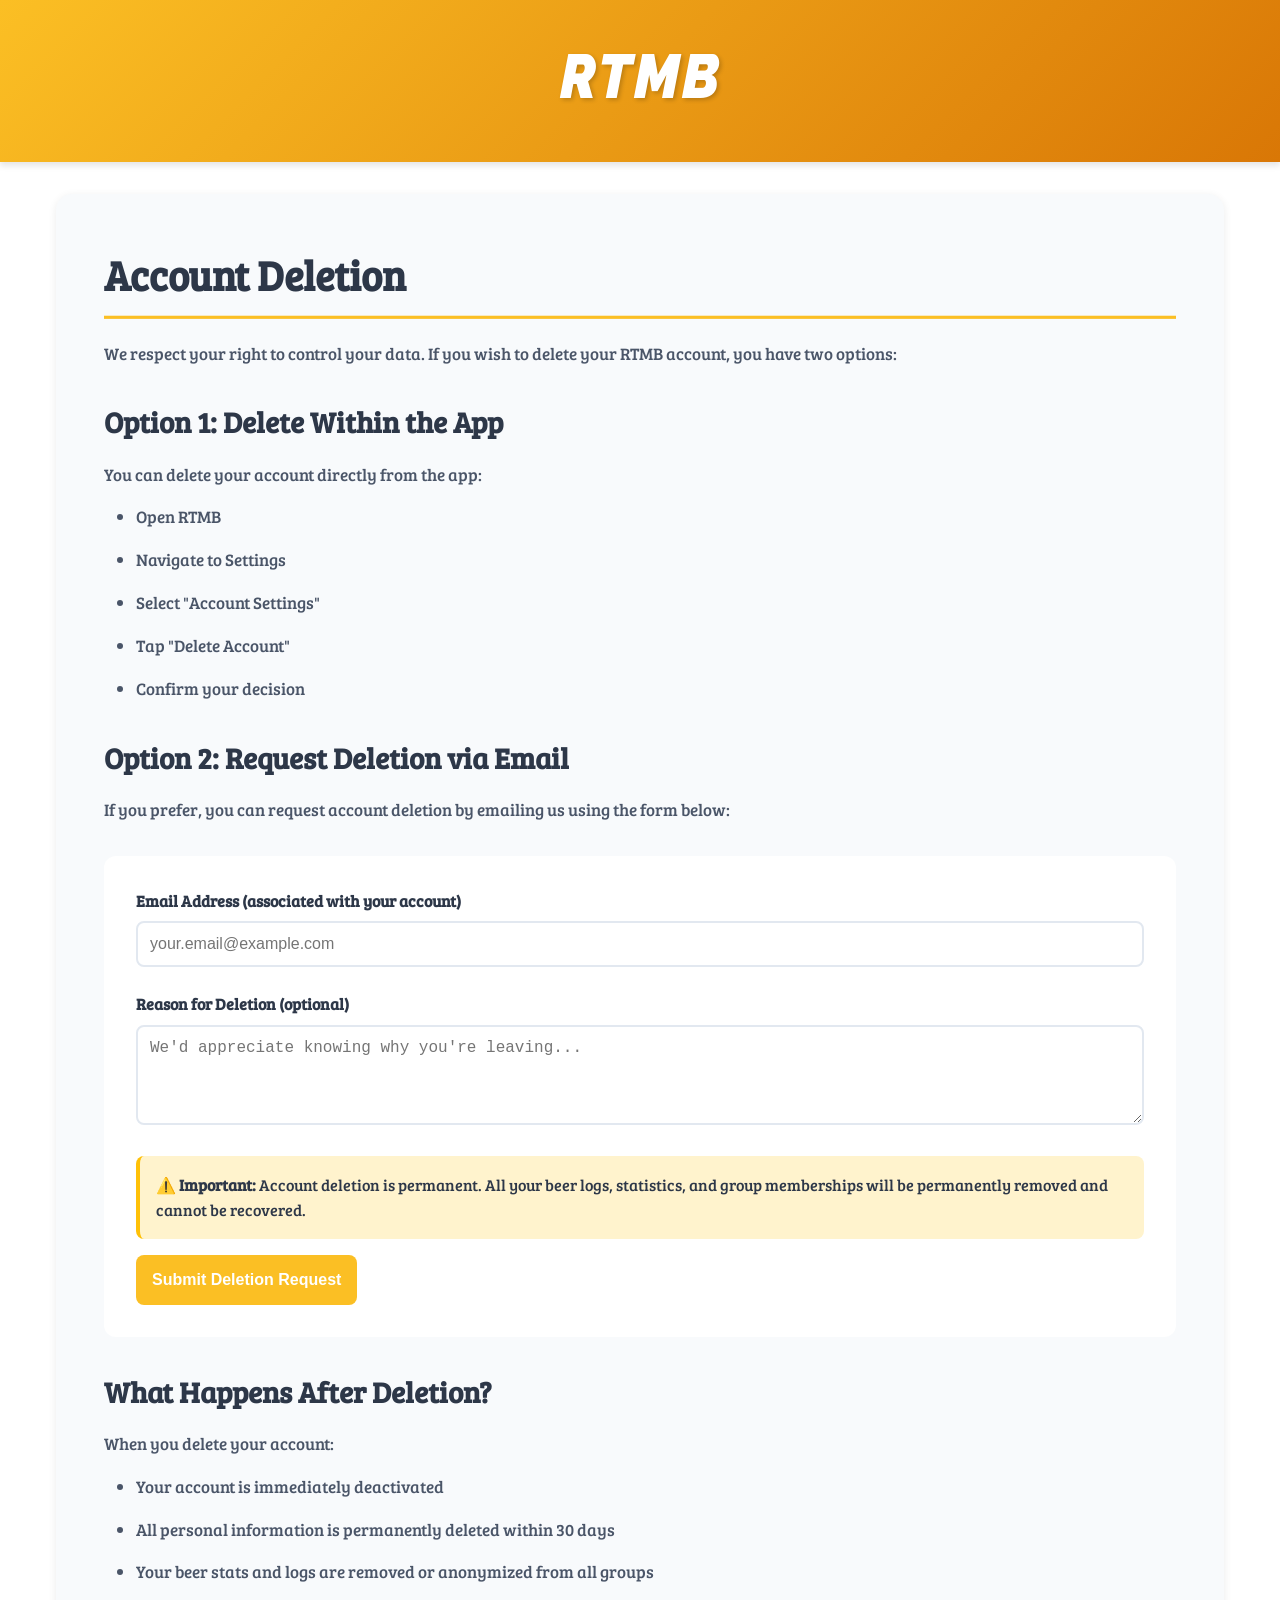
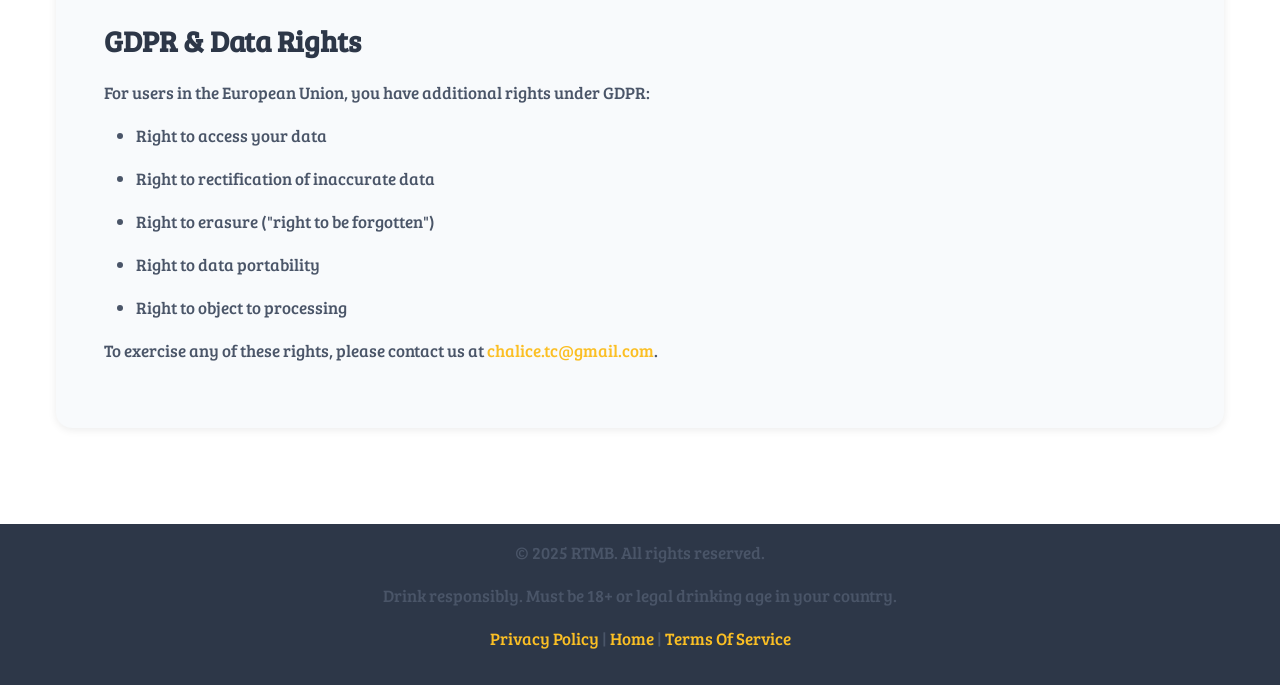
<file: deleteAccount.html>
<!DOCTYPE html>
<html lang="en">

<head>
    <meta charset="UTF-8">
    <meta name="viewport" content="width=device-width, initial-scale=1.0">
    <title>Privacy Policy - RTMB</title>
    <link rel="stylesheet" href="styles.css">
    <link rel="icon" href="favicon.png" type="image/png">
</head>

<body>
    <header>
        <a href="index.html" style="text-decoration: none; cursor: pointer;">
            <div class="logo">RTMB</div>
        </a>
    </header>

    <div class="container">
        <div id="delete">
            <section>
                <h2>Account Deletion</h2>
                <p>We respect your right to control your data. If you wish to delete your RTMB account, you
                    have two options:</p>

                <h3>Option 1: Delete Within the App</h3>
                <p>You can delete your account directly from the app:</p>
                <ul>
                    <li>Open RTMB</li>
                    <li>Navigate to Settings</li>
                    <li>Select "Account Settings"</li>
                    <li>Tap "Delete Account"</li>
                    <li>Confirm your decision</li>
                </ul>

                <h3>Option 2: Request Deletion via Email</h3>
                <p>If you prefer, you can request account deletion by emailing us using the form below:</p>

                <div class="delete-form">
                    <form id="deleteForm" action="https://formspree.io/f/xeopqdly" method="POST">
                        <div class="form-group">
                            <label for="email">Email Address (associated with your account)</label>
                            <input type="email" id="email" name="email" required placeholder="your.email@example.com">
                        </div>
                        <div class="form-group">
                            <label for="reason">Reason for Deletion (optional)</label>
                            <textarea id="reason" name="reason" rows="4"
                                placeholder="We'd appreciate knowing why you're leaving..."></textarea>
                        </div>
                        <div class="warning-box">
                            <strong>⚠️ Important:</strong> Account deletion is permanent. All your beer logs,
                            statistics, and group memberships will be permanently removed and cannot be recovered.
                        </div>
                        <button type="submit">Submit Deletion Request</button>
                    </form>
                </div>

                <h3>What Happens After Deletion?</h3>
                <p>When you delete your account:</p>
                <ul>
                    <li>Your account is immediately deactivated</li>
                    <li>All personal information is permanently deleted within 30 days</li>
                    <li>Your beer stats and logs are removed or anonymized from all groups</li>
                </ul>

                <h3>GDPR & Data Rights</h3>
                <p>For users in the European Union, you have additional rights under GDPR:</p>
                <ul>
                    <li>Right to access your data</li>
                    <li>Right to rectification of inaccurate data</li>
                    <li>Right to erasure ("right to be forgotten")</li>
                    <li>Right to data portability</li>
                    <li>Right to object to processing</li>
                </ul>
                <p>To exercise any of these rights, please contact us at <a href="mailto:chalice.tc@gmail.com"
                        class="email-link">chalice.tc@gmail.com</a>.</p>
            </section>
        </div>
    </div>

    <footer>
        <p>&copy; 2025 RTMB. All rights reserved.</p>
        <p>Drink responsibly. Must be 18+ or legal drinking age in your country.</p>
        <p style="margin-top: 1rem;">
            <a href="privacy.html" style="color: var(--beer-light); text-decoration: none;">Privacy
                Policy</a>
            |
            <a href="index.html" 
                style="color: var(--beer-light); text-decoration: none; cursor: pointer;">Home</a>
            |
            <a href="TOS.html" style="color: var(--beer-light); text-decoration: none;">Terms Of Service</a>

        </p>
    </footer>
    </main>
</body>

</html>
</file>
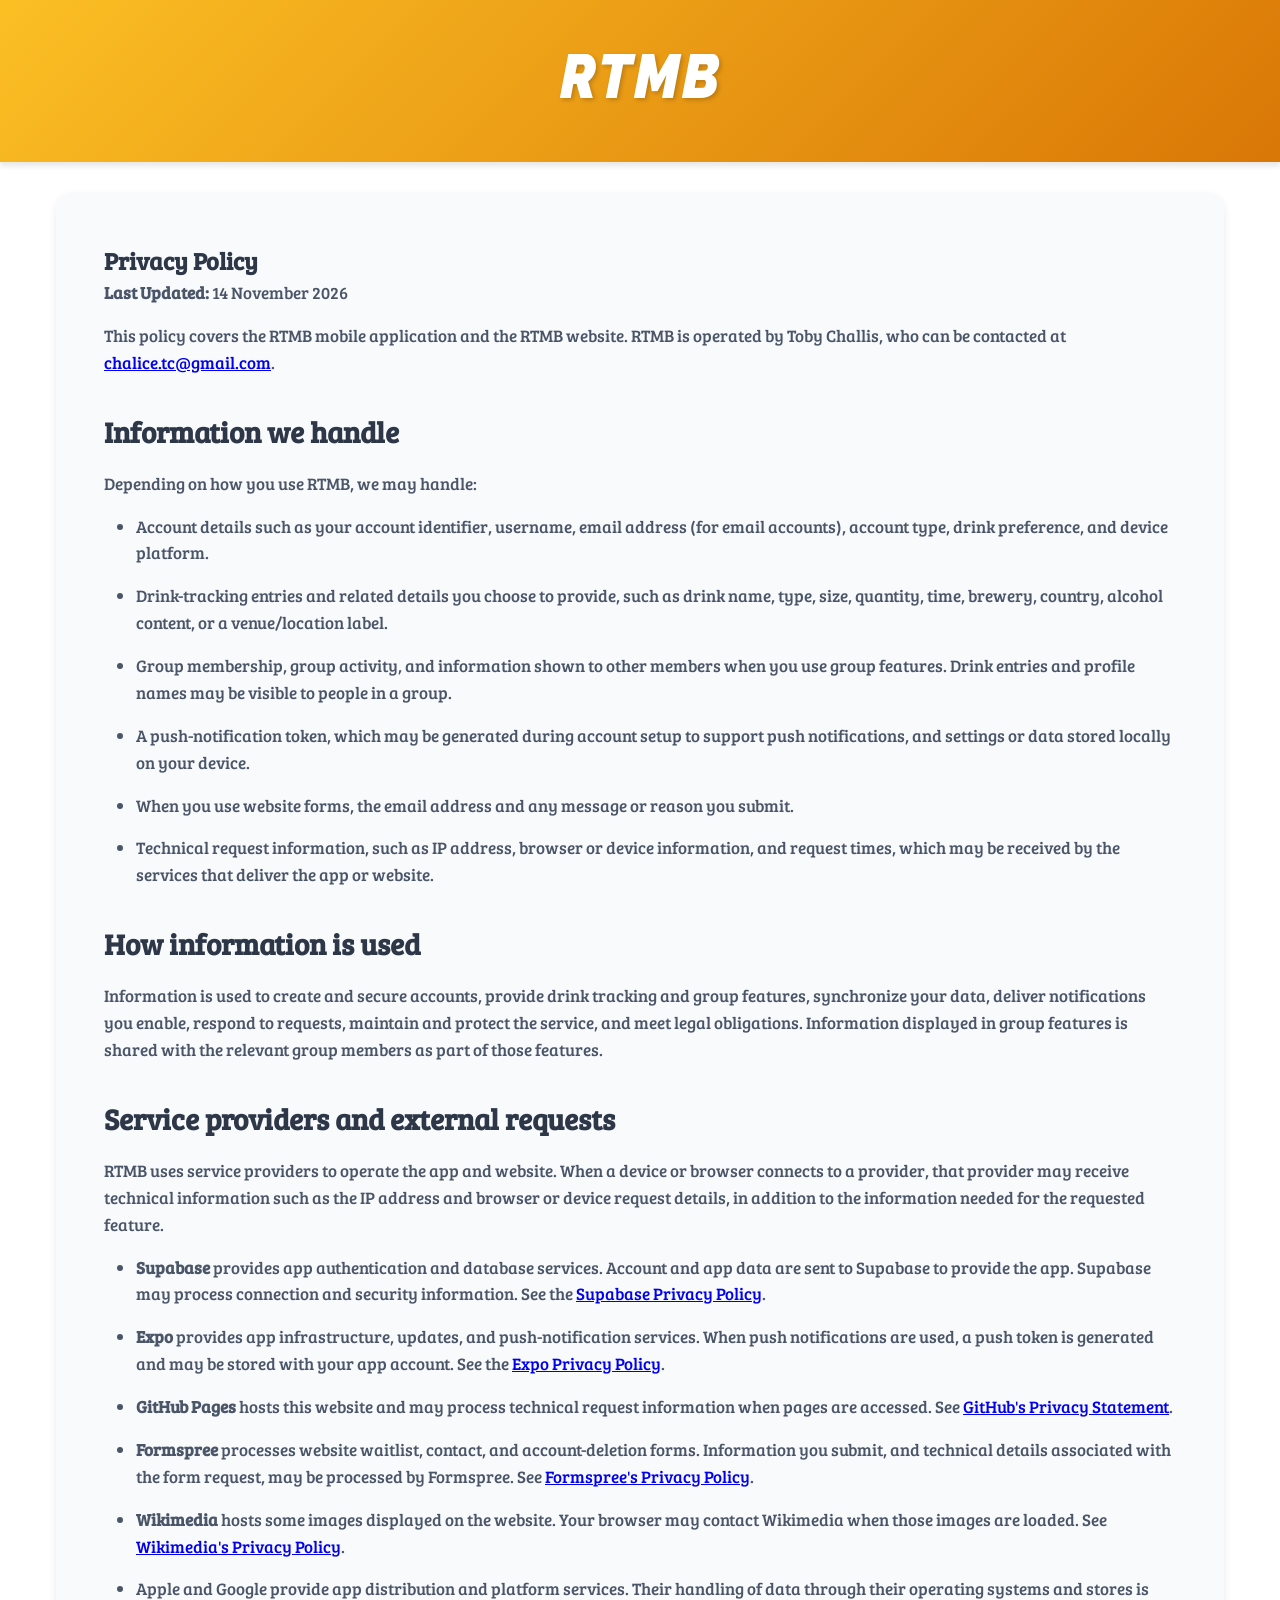
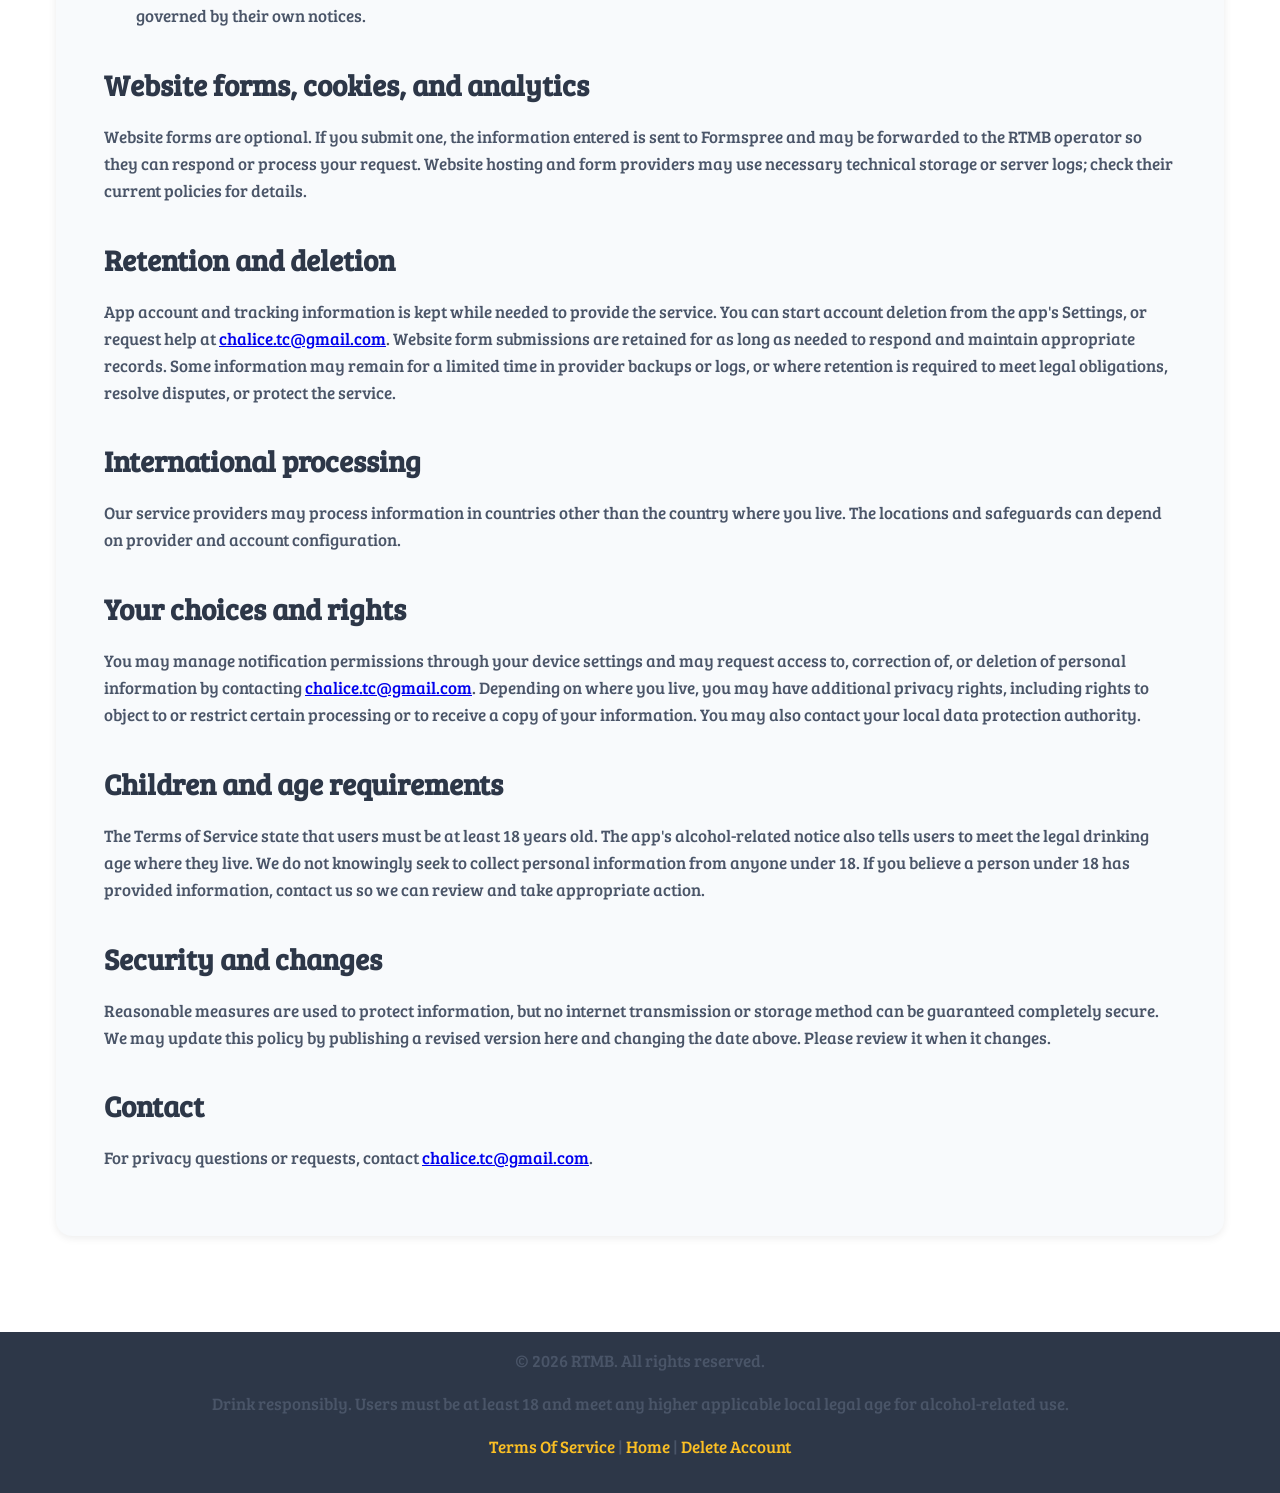
<file: privacy.html>
<!DOCTYPE html>
<html lang="en">

<head>
    <meta charset="UTF-8">
    <meta name="viewport" content="width=device-width, initial-scale=1.0">
    <title>Privacy Policy - RTMB</title>
    <link rel="stylesheet" href="styles.css">
    <link rel="icon" href="favicon.png" type="image/png">
</head>

<body>
    <header>
        <a href="index.html" style="text-decoration: none; cursor: pointer;">
            <div class="logo">RTMB</div>
        </a>
    </header>

    <div class="container">
        <div id="privacy">
            <section>
                <h1>Privacy Policy</h1>
                <p><strong>Last Updated:</strong> 14 November 2026</p>

                <p>This policy covers the RTMB mobile application and the RTMB website. RTMB is operated by Toby
                    Challis, who can be contacted at <a href="mailto:chalice.tc@gmail.com">chalice.tc@gmail.com</a>.
    
                <h3>Information we handle</h3>
                <p>Depending on how you use RTMB, we may handle:</p>
                <ul>
                    <li>Account details such as your account identifier, username, email address (for email accounts),
                        account type, drink preference, and device platform.</li>
                    <li>Drink-tracking entries and related details you choose to provide, such as drink name, type,
                        size, quantity, time, brewery, country, alcohol content, or a venue/location label.</li>
                    <li>Group membership, group activity, and information shown to other members when you use group
                        features. Drink entries and profile names may be visible to people in a group.</li>
                    <li>A push-notification token, which may be generated during account setup to support push
                        notifications, and settings or data stored locally on your device.</li>
                    <li>When you use website forms, the email address and any message or reason you submit.</li>
                    <li>Technical request information, such as IP address, browser or device information, and request
                        times, which may be received by the services that deliver the app or website.</li>
                </ul>
            
                <h3>How information is used</h3>
                <p>Information is used to create and secure accounts, provide drink tracking and group features,
                    synchronize your data, deliver notifications you enable, respond to requests, maintain and protect
                    the service, and meet legal obligations. Information displayed in group features is shared with the
                    relevant group members as part of those features.</p>

                <h3>Service providers and external requests</h3>
                <p>RTMB uses service providers to operate the app and website. When a device or browser connects to a
                    provider, that provider may receive technical information such as the IP address and browser or
                    device request details, in addition to the information needed for the requested feature.</p>
                <ul>
                    <li><strong>Supabase</strong> provides app authentication and database services. Account and app
                        data are sent to Supabase to provide the app. Supabase may process connection and security
                        information. See the <a href="https://supabase.com/privacy" target="_blank"
                            rel="noopener noreferrer">Supabase Privacy Policy</a>.</li>
                    <li><strong>Expo</strong> provides app infrastructure, updates, and push-notification services.
                        When push notifications are used, a push token is generated and may be stored with your app
                        account. See the <a href="https://expo.dev/privacy" target="_blank"
                            rel="noopener noreferrer">Expo Privacy Policy</a>.</li>
                    <li><strong>GitHub Pages</strong> hosts this website and may process technical request information
                        when pages are accessed. See <a
                            href="https://docs.github.com/en/site-policy/privacy-policies/github-privacy-statement"
                            target="_blank" rel="noopener noreferrer">GitHub's Privacy Statement</a>.</li>
                    <li><strong>Formspree</strong> processes website waitlist, contact, and account-deletion forms.
                        Information you submit, and technical details associated with the form request, may be
                        processed by Formspree. See <a href="https://formspree.io/legal/privacy-policy/"
                            target="_blank" rel="noopener noreferrer">Formspree's Privacy Policy</a>.</li>
                    <li><strong>Wikimedia</strong> hosts some images displayed on the website. Your browser may contact
                        Wikimedia when those images are loaded. See <a
                            href="https://foundation.wikimedia.org/wiki/Policy:Privacy_policy" target="_blank"
                            rel="noopener noreferrer">Wikimedia's Privacy Policy</a>.</li>
                    <li>Apple and Google provide app distribution and platform services. Their handling of data through
                        their operating systems and stores is governed by their own notices.</li>
                        
                </ul>


                <h3>Website forms, cookies, and analytics</h3>
                <p>Website forms are optional. If you submit one, the information entered is sent to Formspree and may
                    be forwarded to the RTMB operator so they can respond or process your request. Website hosting and
                    form providers may use necessary technical storage or server logs; check their current policies
                    for details.</p>

                <h3>Retention and deletion</h3>
                <p>App account and tracking information is kept while needed to provide the service. You can start
                    account deletion from the app's Settings, or request help at <a
                        href="mailto:chalice.tc@gmail.com">chalice.tc@gmail.com</a>. Website form submissions are
                    retained for as long as needed to respond and maintain appropriate records. Some information may
                    remain for a limited time in provider backups or logs, or where retention is required to meet legal
                    obligations, resolve disputes, or protect the service.</p>

                <h3>International processing</h3>
                <p>Our service providers may process information in countries other than the country where you live.
                    The locations and safeguards can depend on provider and account configuration.</p>

                <h3>Your choices and rights</h3>
                <p>You may manage notification permissions through your device settings and may request access to,
                    correction of, or deletion of personal information by contacting <a
                        href="mailto:chalice.tc@gmail.com">chalice.tc@gmail.com</a>. Depending on where you live, you
                    may have additional privacy rights, including rights to object to or restrict certain processing
                    or to receive a copy of your information. You may also contact your local data protection
                    authority.</p>

                <h3>Children and age requirements</h3>
                <p>The Terms of Service state that users must be at least 18 years old. The app's alcohol-related
                    notice also tells users to meet the legal drinking age where they live. We do not knowingly seek to collect personal information from anyone under 18. If
                    you believe a person under 18 has provided information, contact us so we can review and take
                    appropriate action.</p>

                <h3>Security and changes</h3>
                <p>Reasonable measures are used to protect information, but no internet transmission or storage method
                    can be guaranteed completely secure. We may update this policy by publishing a revised version
                    here and changing the date above. Please review it when it changes.</p>

                <h3>Contact</h3>
                <p>For privacy questions or requests, contact <a
                        href="mailto:chalice.tc@gmail.com">chalice.tc@gmail.com</a>.</p>
            </section>
        </div>
    </div>

    <footer>
        <p>&copy; 2026 RTMB. All rights reserved.</p>
        <p>Drink responsibly. Users must be at least 18 and meet any higher applicable local legal age for alcohol-related use.</p>
        <p style="margin-top: 1rem;">
            <a href="TOS.html" style="color: var(--beer-light); text-decoration: none;">Terms Of Service</a>
            |
            <a href="index.html" style="color: var(--beer-light); text-decoration: none;">Home</a>
            |
            <a href="deleteAccount.html" style="color: var(--beer-light); text-decoration: none;">Delete Account</a>
        </p>
    </footer>
</body>

</html>
</file>
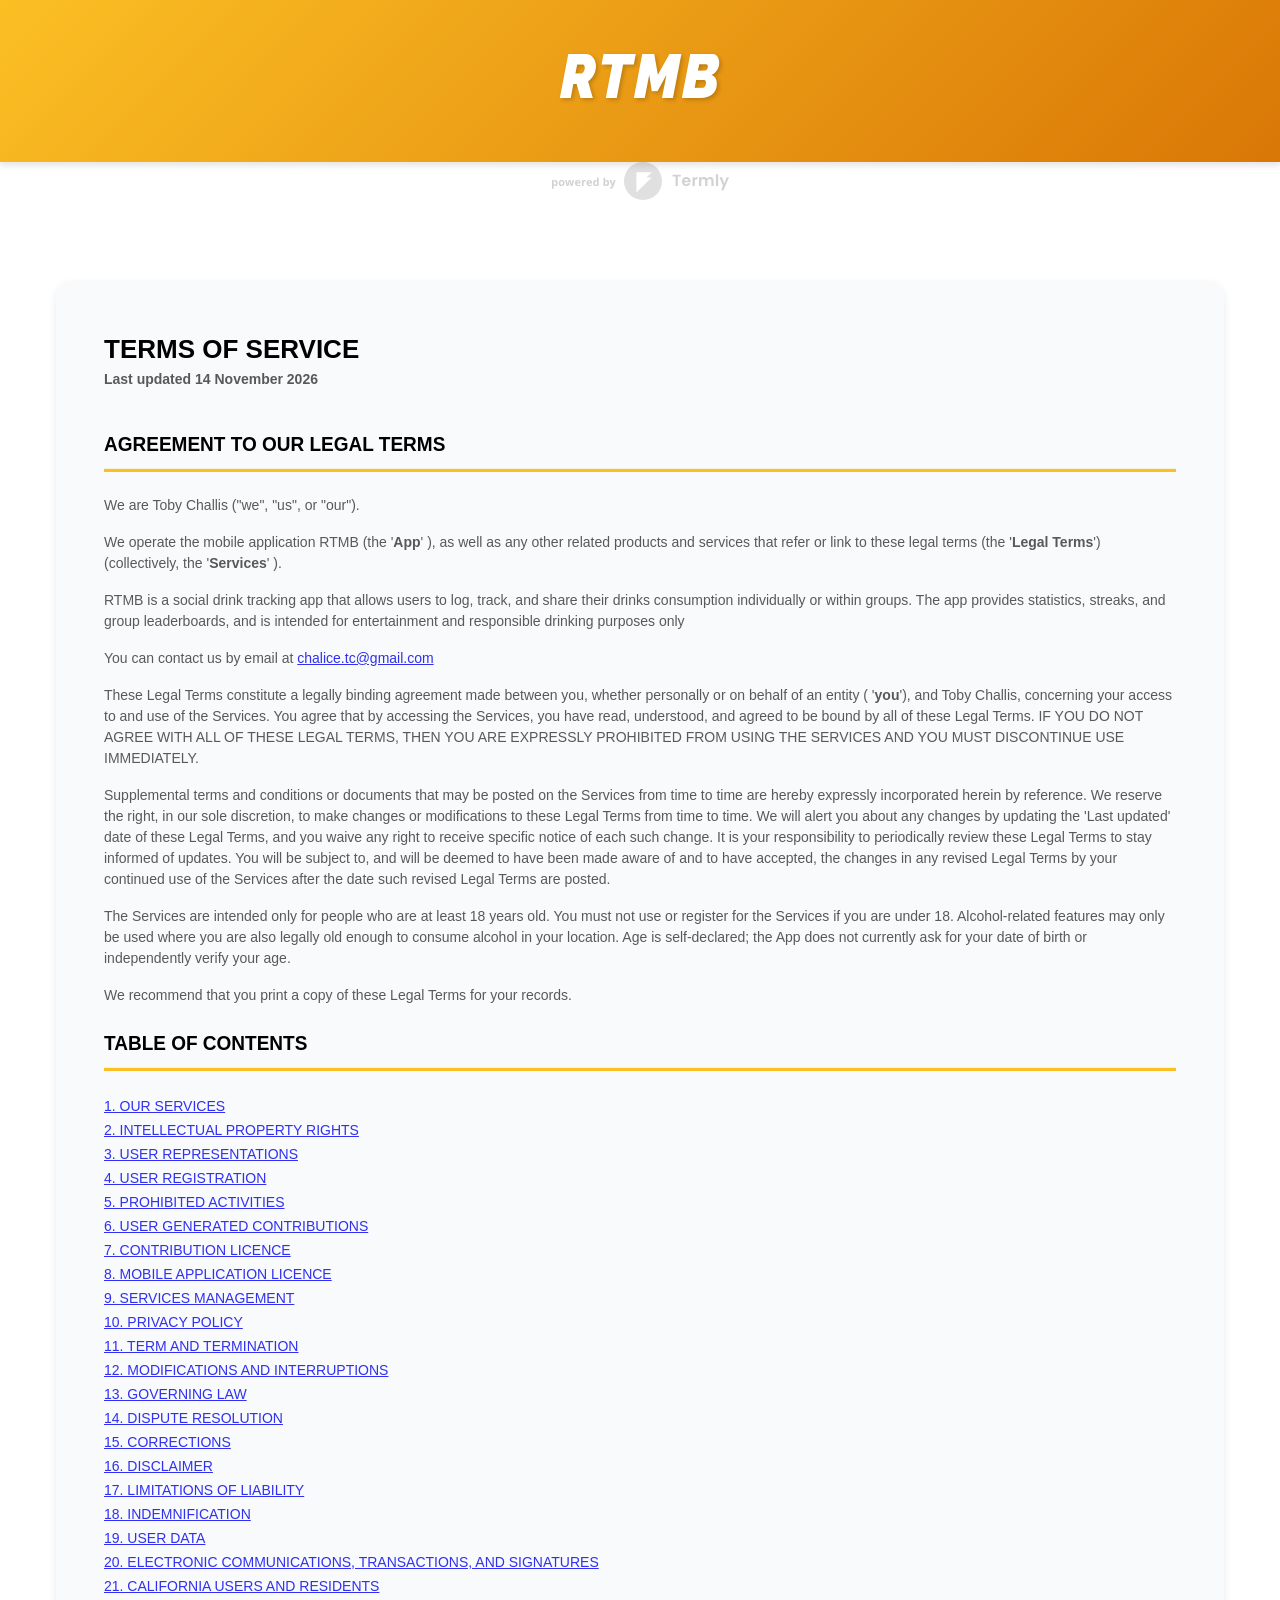
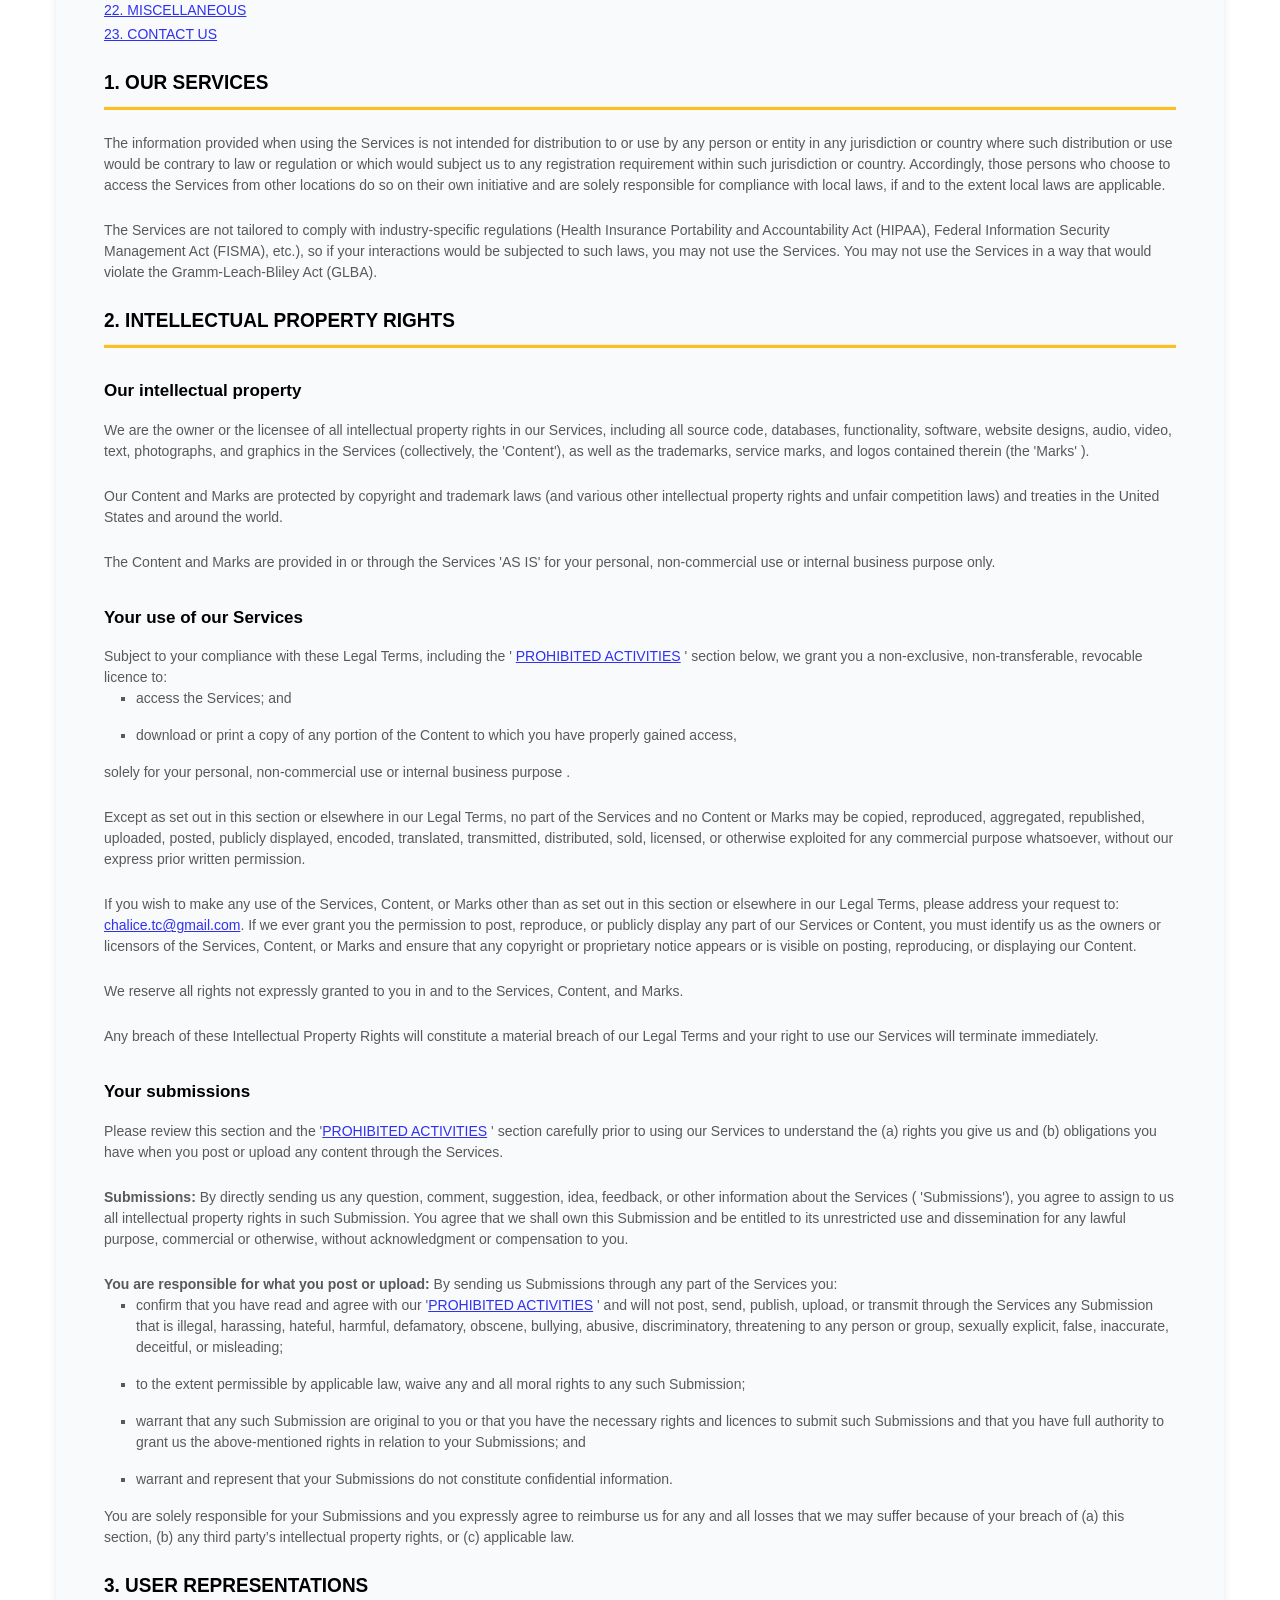
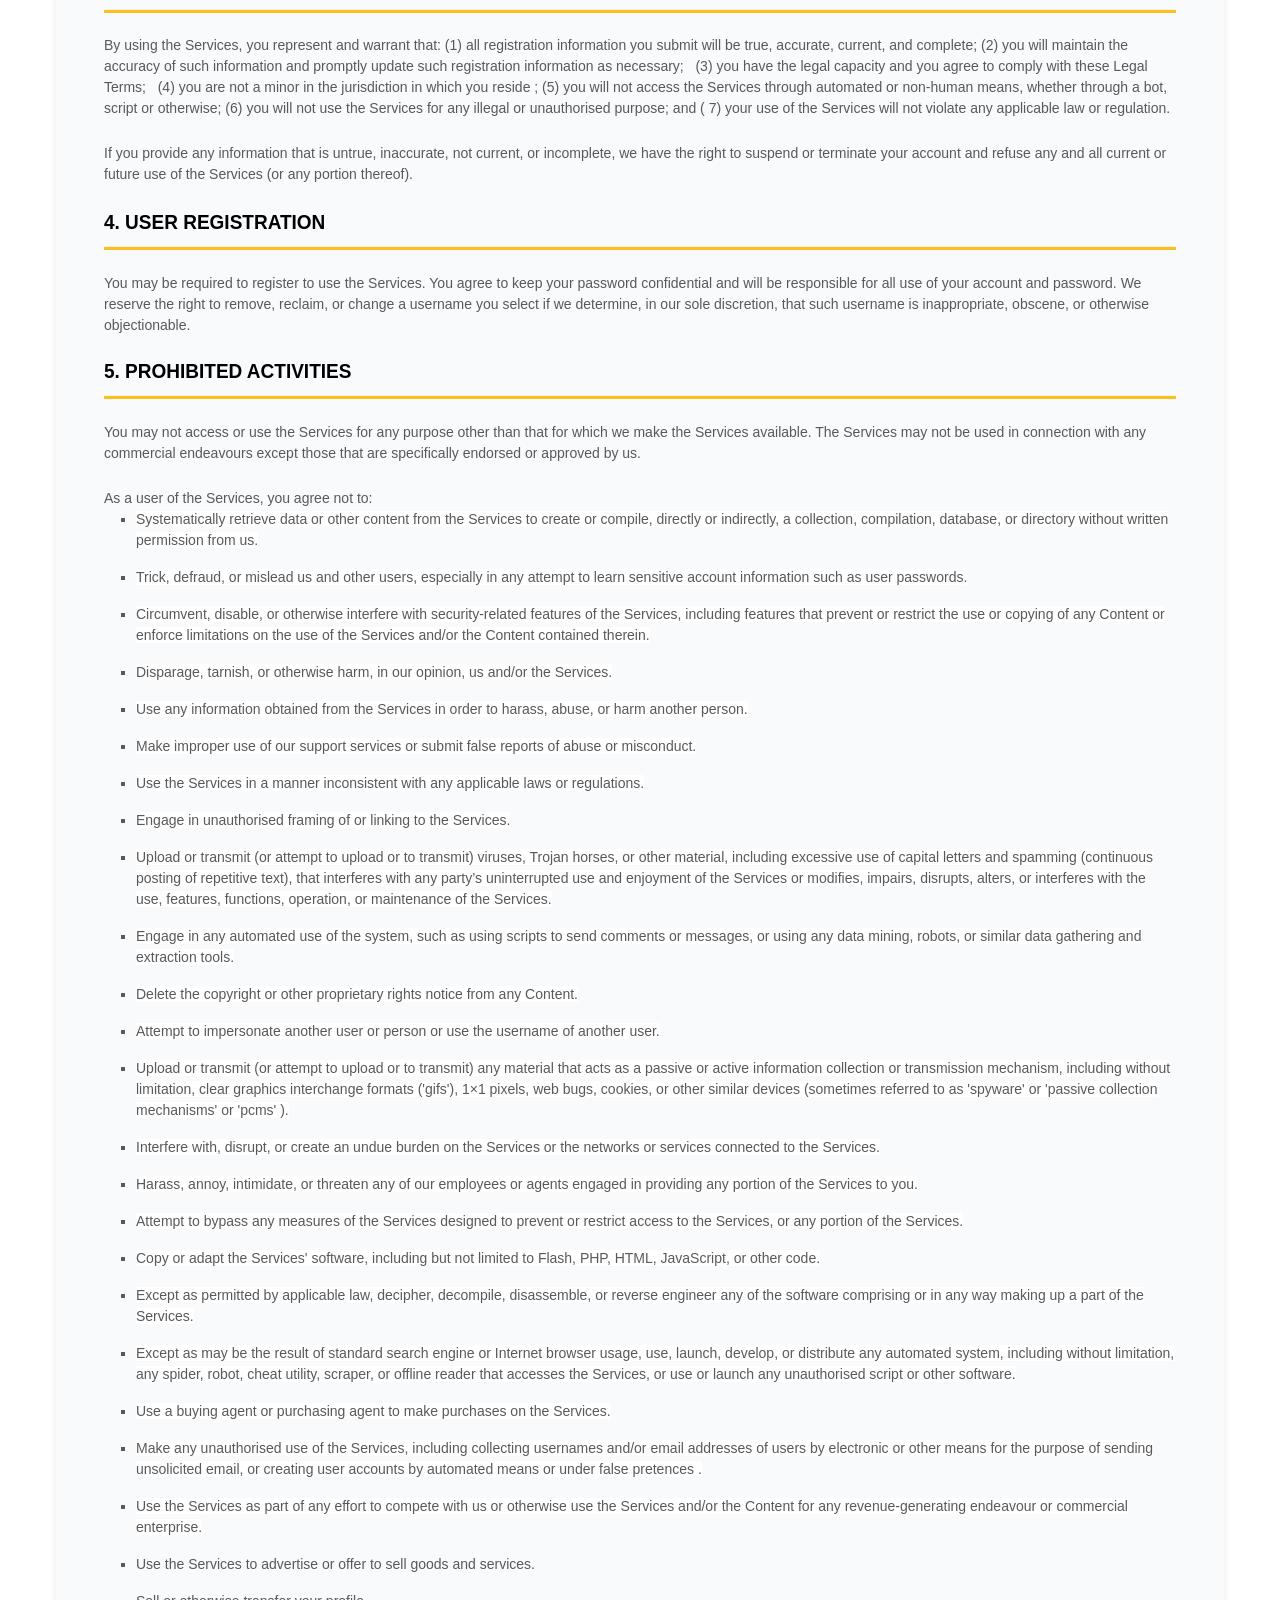
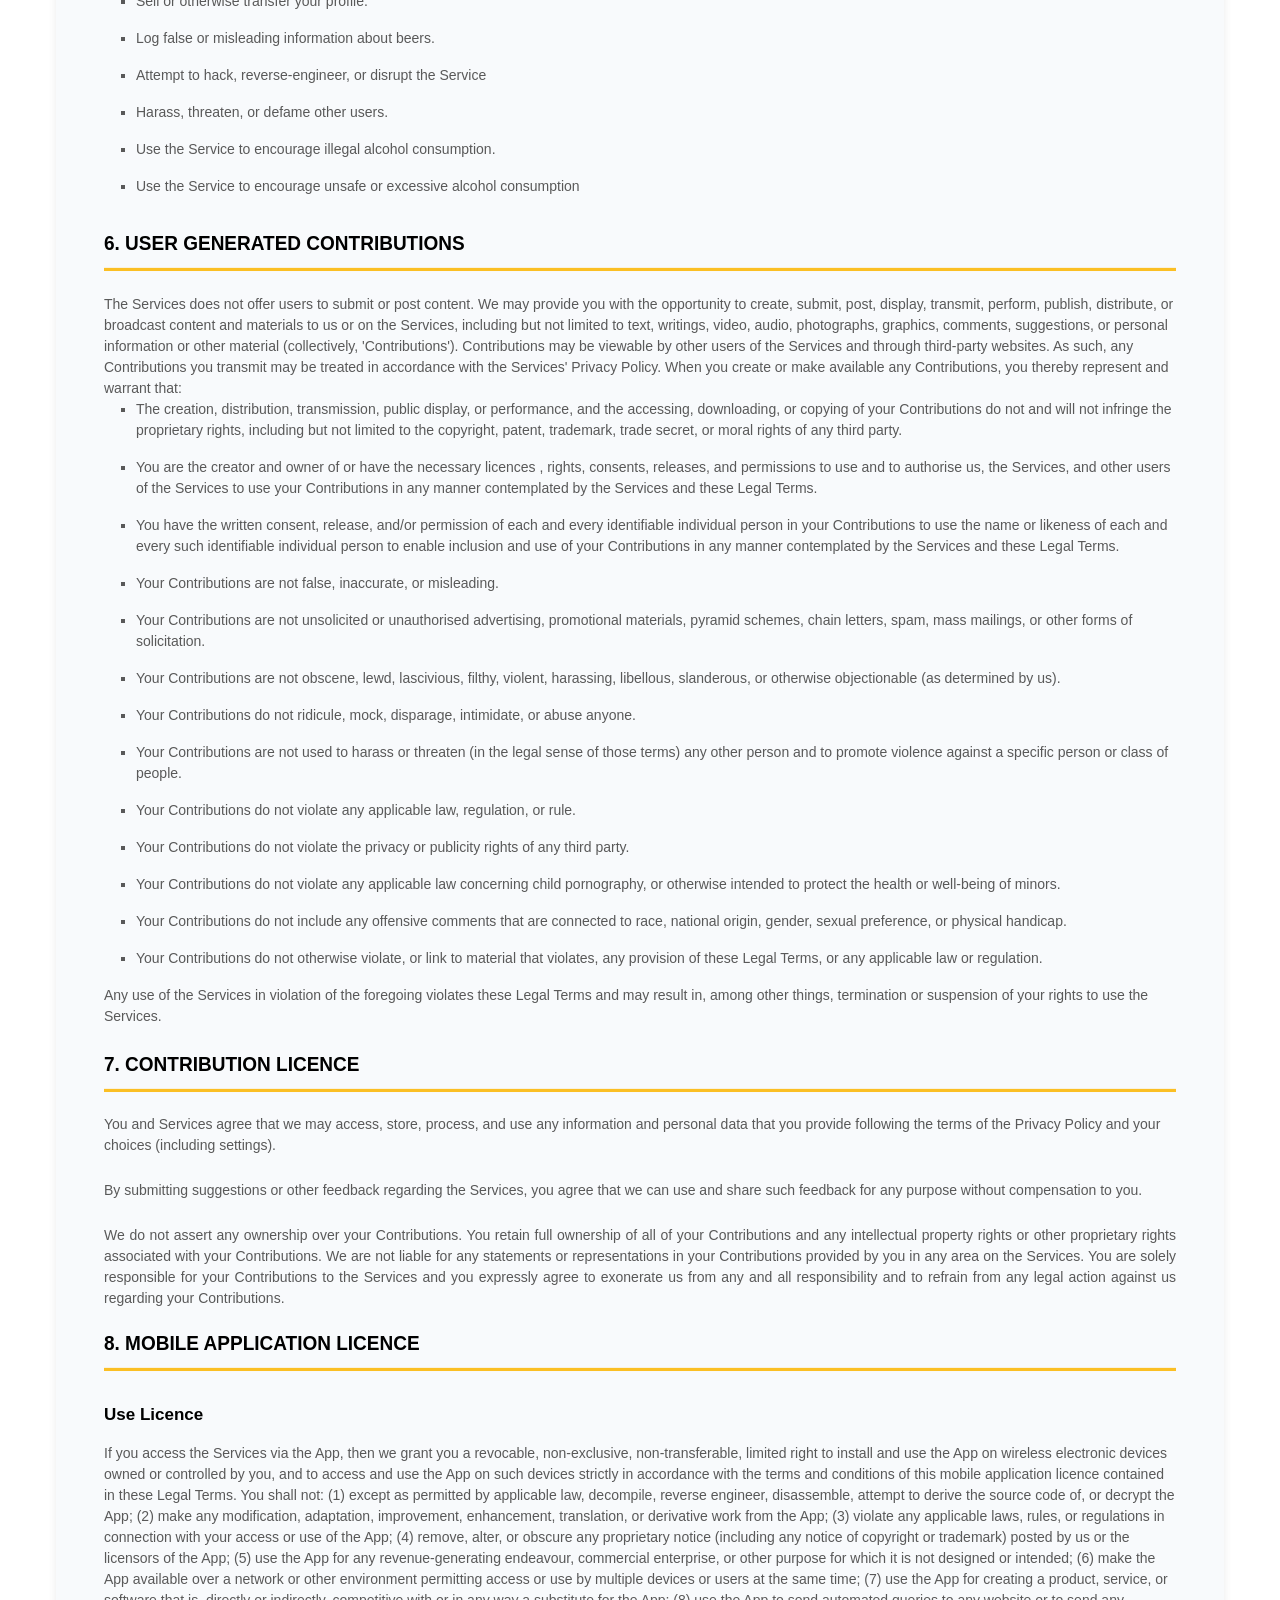
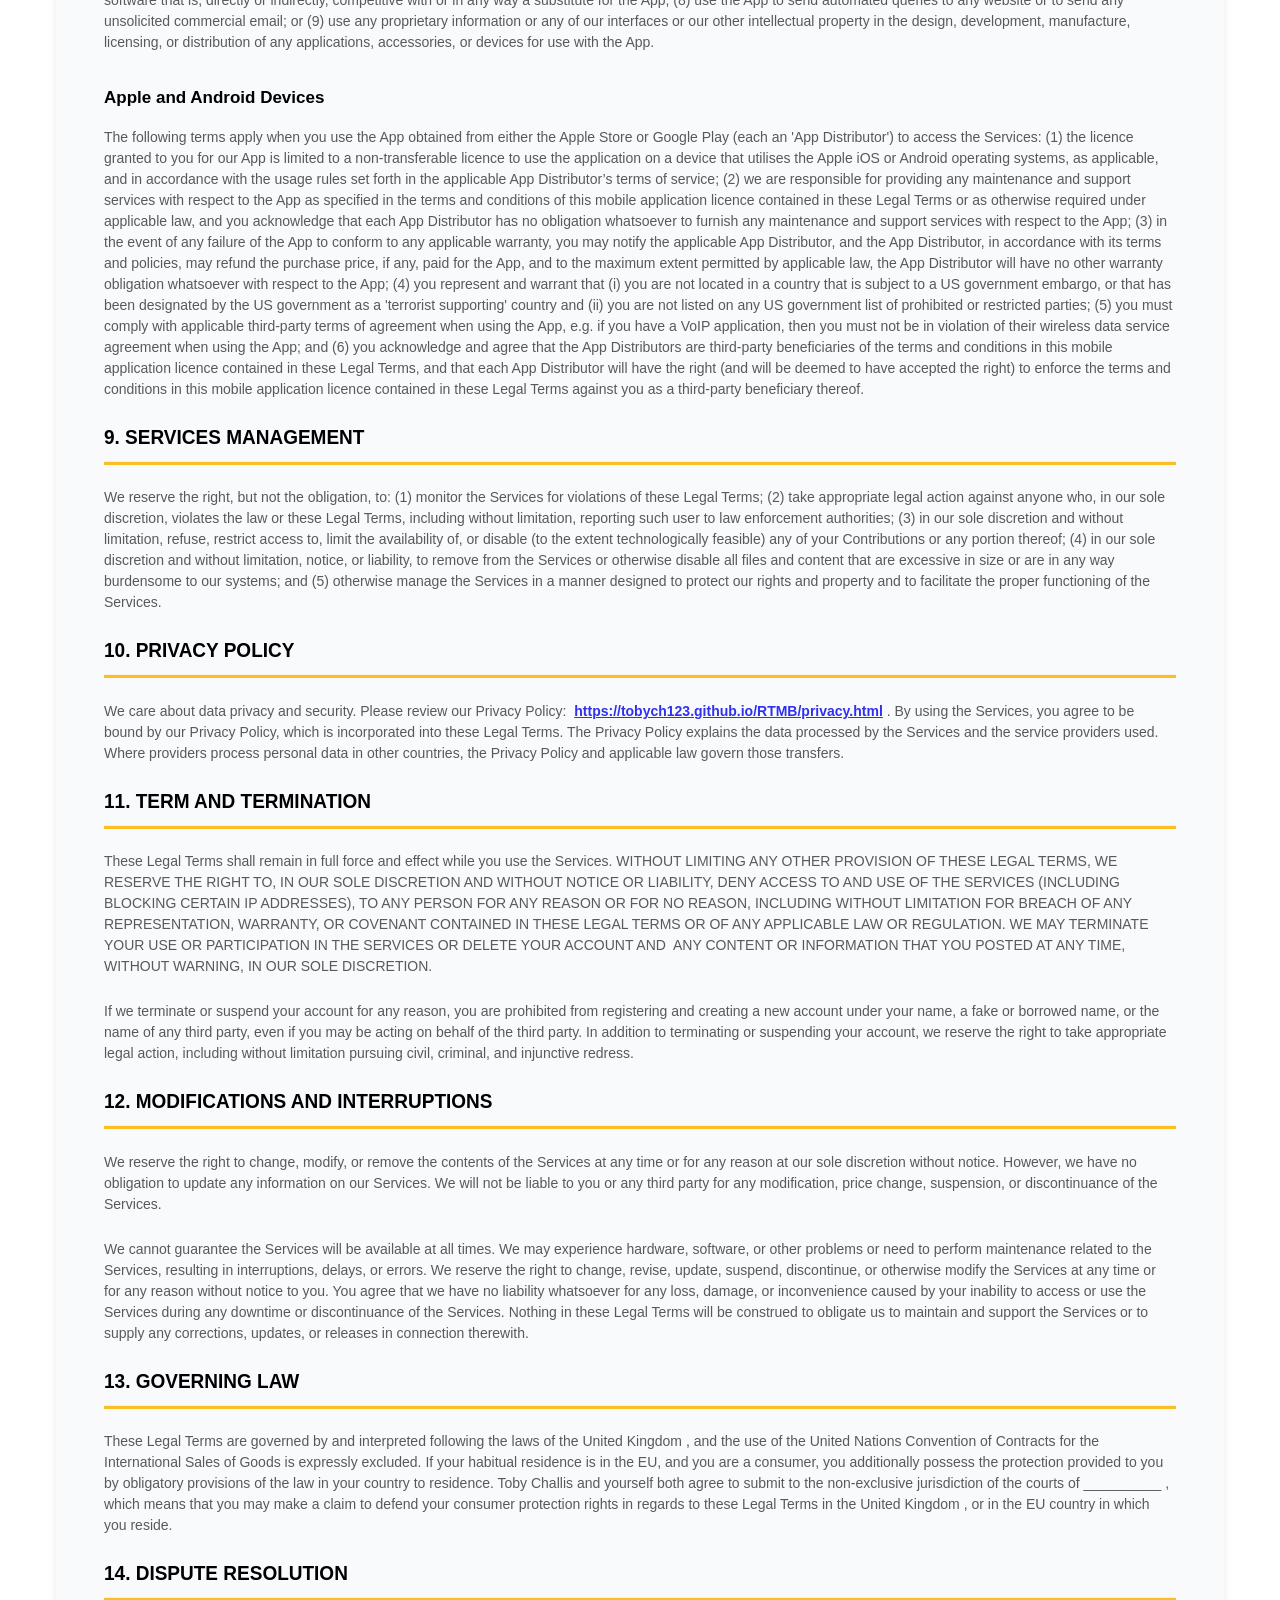
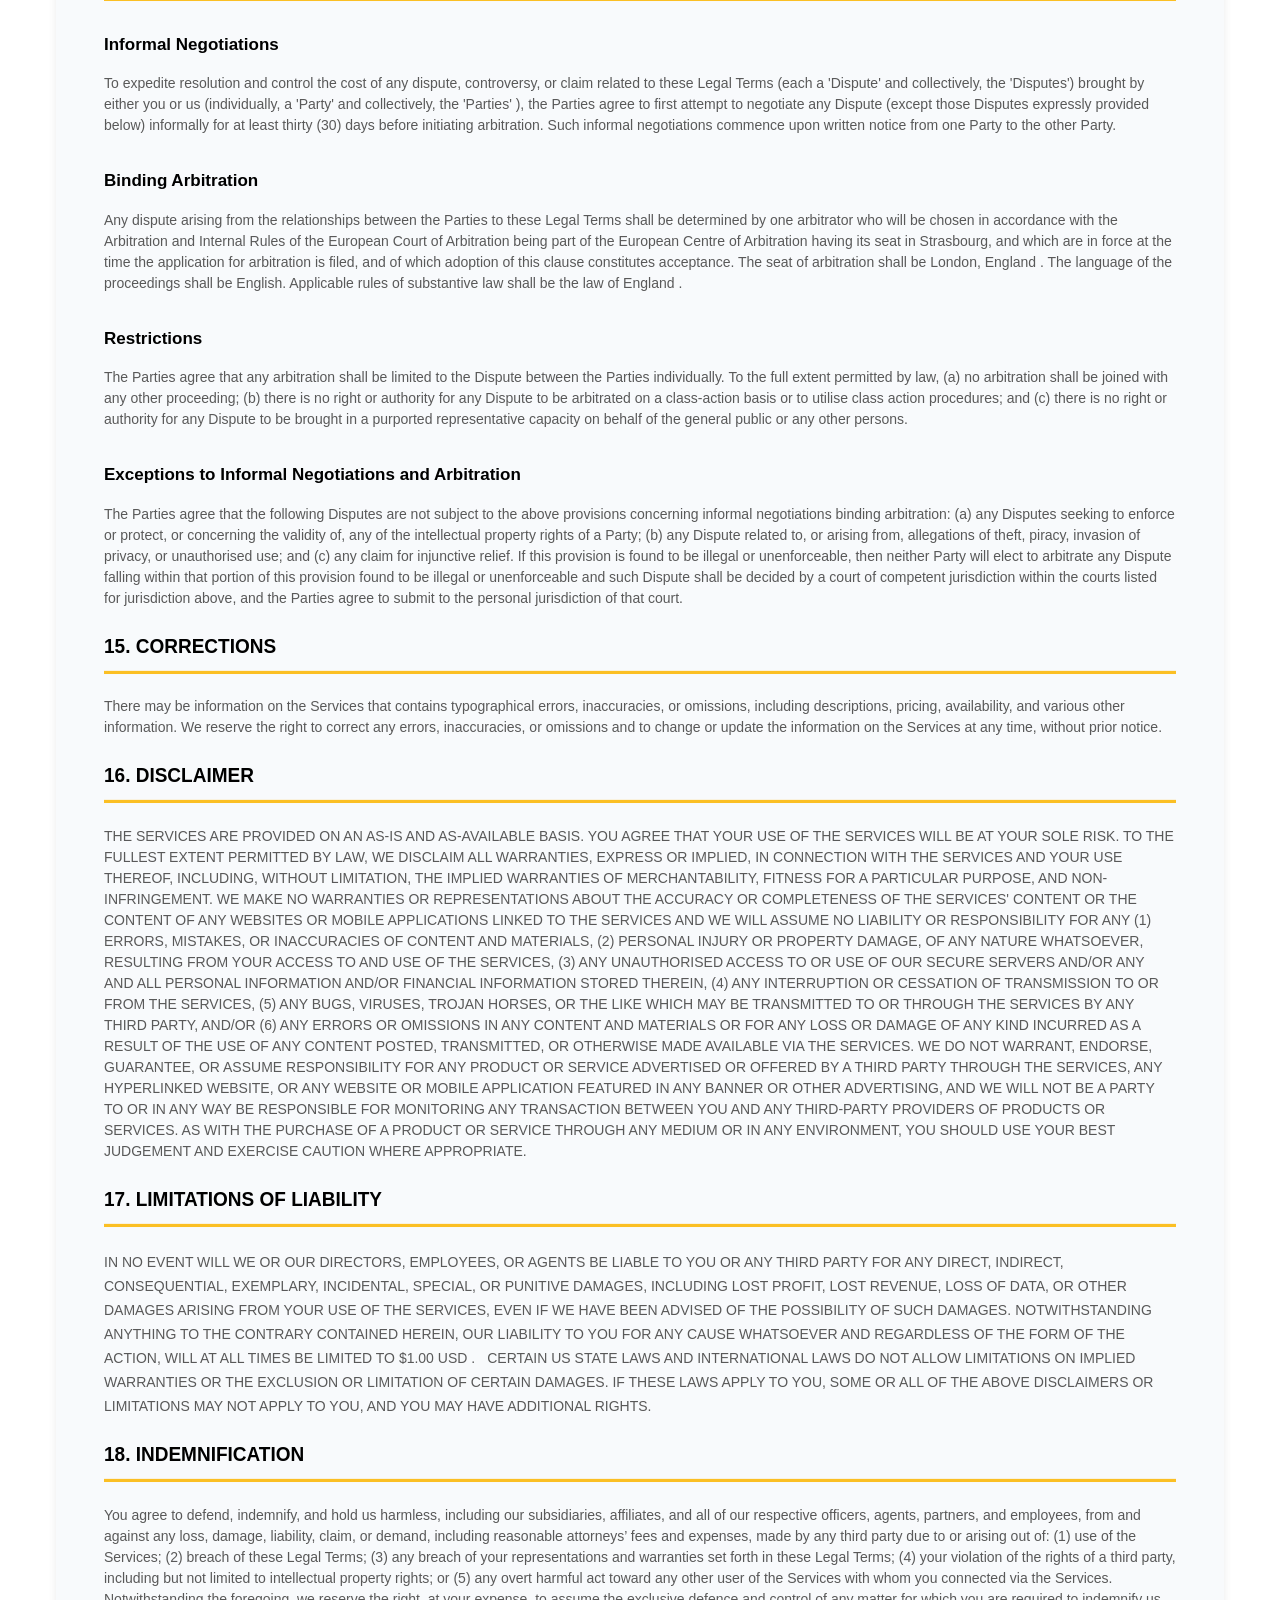
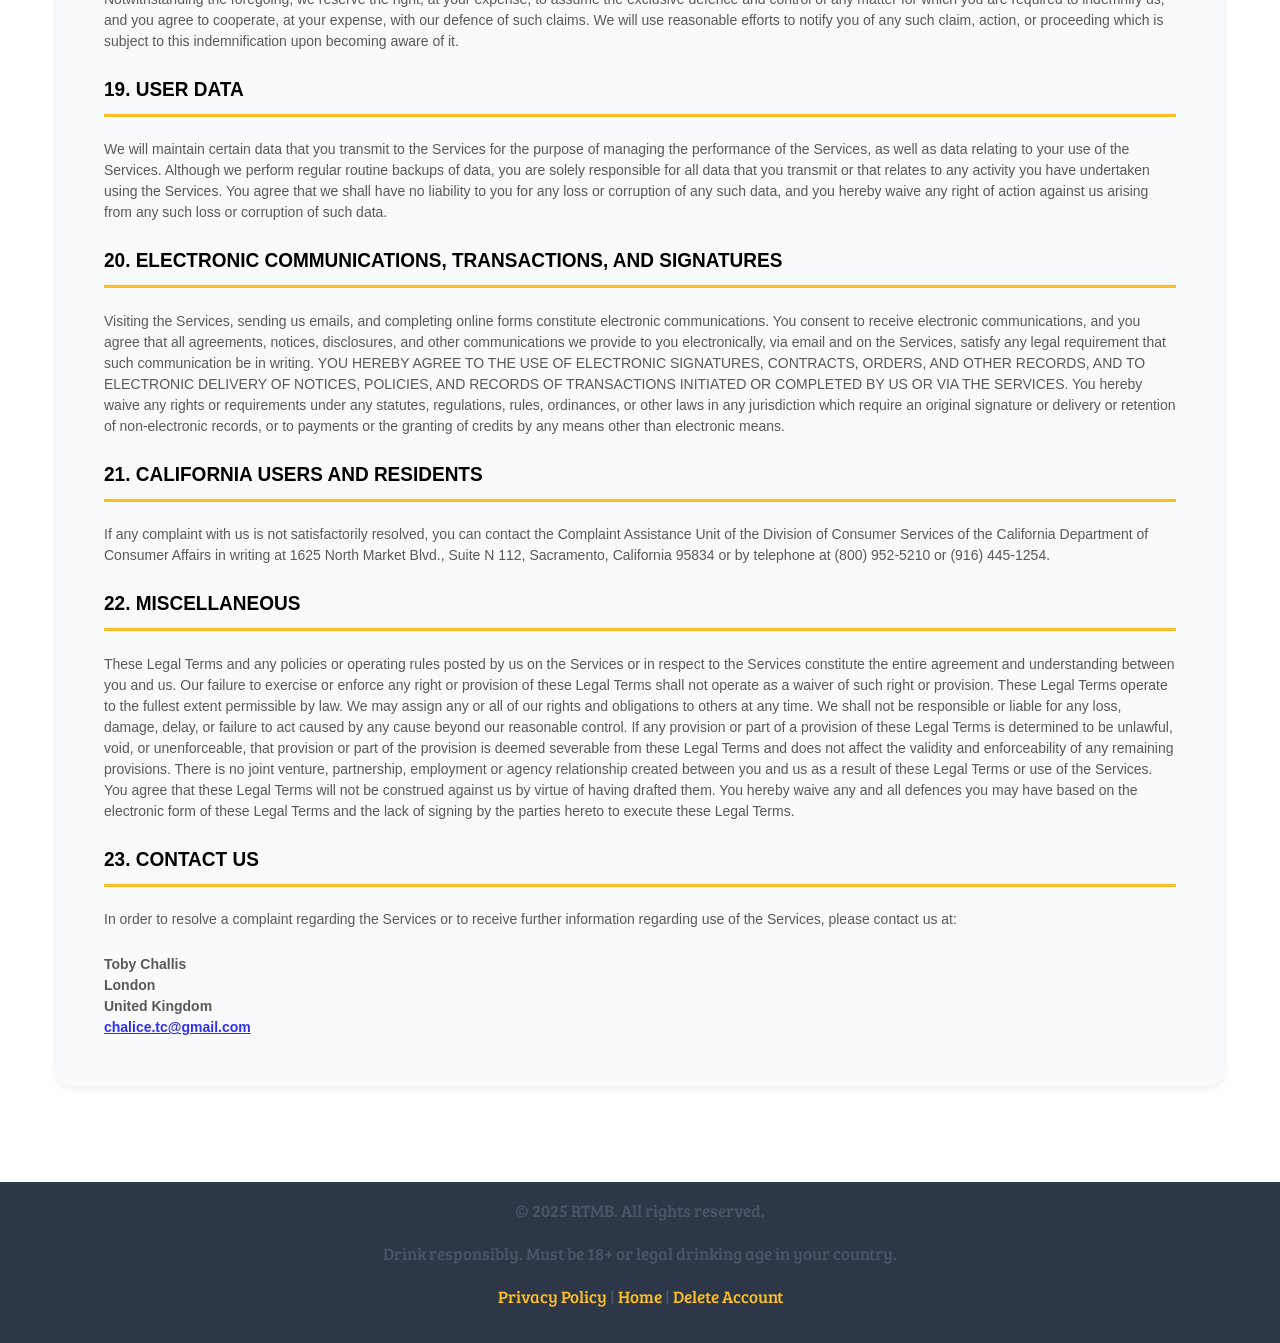
<file: TOS.html>
<!DOCTYPE html>
<html lang="en">

<head>
    <meta charset="UTF-8">
    <meta name="viewport" content="width=device-width, initial-scale=1.0">
    <title>Terms of Service - RTMB</title>
    <link rel="stylesheet" href="styles.css">
    <link rel="icon" href="favicon.png" type="image/png">
    <style>
        [data-custom-class='body'],
        [data-custom-class='body'] * {
            background: transparent !important;
        }

        [data-custom-class='title'],
        [data-custom-class='title'] * {
            font-family: Arial !important;
            font-size: 26px !important;
            color: #000000 !important;
        }

        [data-custom-class='subtitle'],
        [data-custom-class='subtitle'] * {
            font-family: Arial !important;
            color: #595959 !important;
            font-size: 14px !important;
        }

        [data-custom-class='heading_1'],
        [data-custom-class='heading_1'] * {
            font-family: Arial !important;
            font-size: 19px !important;
            color: #000000 !important;
        }

        [data-custom-class='heading_2'],
        [data-custom-class='heading_2'] * {
            font-family: Arial !important;
            font-size: 17px !important;
            color: #000000 !important;
        }

        [data-custom-class='body_text'],
        [data-custom-class='body_text'] * {
            color: #595959 !important;
            font-size: 14px !important;
            font-family: Arial !important;
        }

        [data-custom-class='link'],
        [data-custom-class='link'] * {
            color: #3030F1 !important;
            font-size: 14px !important;
            font-family: Arial !important;
            word-break: break-word !important;
        }
    </style>
</head>

<body>
    <header>
        <a href="index.html" style="text-decoration: none; cursor: pointer;">
            <div class="logo">RTMB</div>
        </a>
    </header>

    <span style="display: block; 
        margin: 0 auto 3.125rem;
        width: 11.125rem;
        height: 2.375rem;
        background: url([data-uri]) 
        center no-repeat;">
    </span>

    <div class="container">
        <div id="delete">
            <section>
                <div style="text-align: left;">
                    <div class="MsoNormal" data-custom-class="title" style="line-height: 1.5;">
                        <bdt class="block-component"><span style="font-size: 19px;"></bdt>
                        <bdt class="question"><strong>
                                <h1>TERMS OF SERVICE</h1>
                            </strong></bdt>
                        <bdt class="statement-end-if-in-editor"></bdt></span>
                    </div>
                    <div class="MsoNormal" data-custom-class="subtitle" style="line-height: 1.5;"><strong>Last
                            updated</strong>
                        <bdt class="question"><strong>14 November 2026</strong></bdt>
                    </div>
                    <div class="MsoNormal" style="line-height: 1.1;"><br></div>
                    <div style="line-height: 1.5;"><br></div>
                    <div style="line-height: 1.5;"><strong><span data-custom-class="heading_1">
                                <h2>AGREEMENT TO OUR LEGAL TERMS</h2>
                            </span></strong></div>
                </div>
                <div style="text-align: left;">
                    <div class="MsoNormal" id="agreement" style="line-height: 1.5;"><a name="_6aa3gkhykvst"></a></div>
                </div>
                <div style="text-align: left;">
                    <div class="MsoNormal" data-custom-class="body_text" style="line-height: 1.5;">
                        <span style="font-size:11.0pt;line-height:115%;font-family:Arial;color:#595959;">
                            We are Toby Challis ("we", "us", or "our").
                        </span>
                    </div>
                </div>
                <div style="line-height: 1;"><br></div>
                <div style="text-align: left;">
                    <div class="MsoNormal" data-custom-class="body_text" style="line-height: 1.5;"><span style="font-size:11.0pt;line-height:115%;font-family:Arial;
color:#595959;">We operate <bdt class="block-component"></bdt>
                            <bdt class="block-component"></bdt>the mobile application <bdt class="question noTranslate">
                                RTMB</bdt> (the <bdt class="block-component"></bdt>'<strong>App</strong>'
                            <bdt class="else-block"></bdt>)<bdt class="statement-end-if-in-editor"></bdt>, as well as
                            any other
                            related products and services that refer or link to these legal terms (the <bdt
                                class="block-component">
                            </bdt>'<strong>Legal Terms</strong>'<bdt class="else-block"></bdt>) (collectively, the <bdt
                                class="block-component"></bdt>'<strong>Services</strong>'<bdt class="else-block"></bdt>
                            ).<bdt class="block-component"></bdt>
                        </span></div>
                    <div class="MsoNormal" style="line-height: 1;"><br></div>
                    <div class="MsoNormal" data-custom-class="body_text" style="line-height: 1.5;">
                        <bdt class="question">RTMB is a social drink tracking app that allows
                            users to
                            log,
                            track, and share their drinks consumption individually or within groups. The app provides
                            statistics,
                            streaks, and group leaderboards, and is intended for entertainment and responsible drinking
                            purposes
                            only</bdt>
                    </div>
                    <div class="MsoNormal" data-custom-class="body_text" style="line-height: 1.5;"><span style="font-size:11.0pt;line-height:115%;font-family:Arial;
color:#595959;">
                            <bdt class="statement-end-if-in-editor"></bdt>
                        </span></div>
                    <div class="MsoNormal" style="line-height: 1;"><br></div>
                    <div class="MsoNormal" data-custom-class="body_text" style="line-height: 1.5;"><span style="font-size:11.0pt;line-height:115%;font-family:Arial;
color:#595959;">You can contact us by <bdt class="block-component">
                            </bdt> email at <bdt
                                class="question noTranslate">
                                <a target="_blank" data-custom-class="link"
                                    href="mailto:chalice.tc@gmail.com">chalice.tc@gmail.com</a>
                            </bdt>
                         
                        </span></div>
                    <div class="MsoNormal" style="line-height: 1;"><br></div>
                    <div class="MsoNormal" data-custom-class="body_text" style="line-height: 1.5;"><span style="font-size:11.0pt;line-height:115%;font-family:Arial;
color:#595959;">These Legal Terms constitute a legally binding agreement
                            made between you, whether personally or on behalf of an entity (<bdt
                                class="block-component"></bdt>
                            '<strong>y</strong><strong>ou</strong>'<bdt class="else-block"></bdt>), and <bdt
                                class="question noTranslate">Toby Challis</bdt>, concerning your access to and use of
                            the
                            Services.
                            You agree that by accessing the Services, you have read, understood, and agreed to be bound
                            by all
                            of
                            these Legal Terms. IF YOU DO NOT AGREE WITH ALL OF THESE LEGAL TERMS, THEN YOU ARE EXPRESSLY
                            PROHIBITED
                            FROM USING THE SERVICES AND YOU MUST DISCONTINUE USE IMMEDIATELY.<bdt
                                class="block-component"></bdt>
                        </span></div>
                    <div class="MsoNormal" style="line-height: 1;"><br></div>
                    <div class="MsoNormal" data-custom-class="body_text" style="line-height: 1.5;"><span style="font-size:11.0pt;line-height:115%;font-family:Arial;
color:#595959;">Supplemental terms and conditions or documents that may
                            be posted on the Services from time to time are hereby expressly incorporated herein by
                            reference.
                            We
                            reserve the right, in our sole discretion, to make changes or modifications to these Legal
                            Terms
                            <bdt class="block-component"></bdt>from time to time<bdt class="else-block"></bdt>. We will
                            alert
                            you
                            about any changes by updating the <bdt class="block-component"></bdt>'Last updated'<bdt
                                class="else-block"></bdt> date of these Legal Terms, and you waive any right to receive
                            specific
                            notice of each such change. It is your responsibility to periodically review these Legal
                            Terms to
                            stay
                            informed of updates. You will be subject to, and will be deemed to have been made aware of
                            and to
                            have
                            accepted, the changes in any revised Legal Terms by your continued use of the Services after
                            the
                            date
                            such revised Legal Terms are posted.<bdt class="else-block"></bdt>
                        </span></div>
                </div>
                <div style="line-height: 1;"><br></div>
                <div style="text-align: left;">
                    <div class="MsoNormal" data-custom-class="body_text" style="line-height: 1.5;">
                        <bdt class="block-container if" data-type="if" id="a2595956-7028-dbe5-123e-d3d3a93ed076">
                            <bdt data-type="conditional-block">
                                <bdt data-type="body"><span style="font-size:11.0pt;line-height:115%;font-family:Arial;
color:#595959;">
                                        <bdt class="block-component"></bdt>The
                                        Services are intended only for people who are at least 18 years old. You must
                                        not use or register for the Services if you are under 18. Alcohol-related
                                        features may only be used where you are also legally old enough to consume
                                        alcohol in your location. Age is self-declared; the App does not currently ask
                                        for your date of birth or independently verify your age.
                                    </span></bdt>
                            </bdt>
                            <bdt data-type="conditional-block">
                                <bdt class="block-component"></bdt>
                            </bdt>
                    </div>
                    <div class="MsoNormal" style="line-height: 1;"><br></div>
                    <div class="MsoNormal" data-custom-class="body_text" style="line-height: 1.5;">We recommend that you
                        print a
                        copy of these Legal Terms for your records.</div>
                    <div class="MsoNormal" style="line-height: 1.5;"><br></div>
                    <div class="MsoNormal" data-custom-class="heading_1" style="line-height: 1.5;"><strong>
                            <h2>TABLE OF CONTENTS</h2>
                        </strong></div>
                    <div class="MsoNormal" style="line-height: 1.5;"><a data-custom-class="link" href="#services"><span
                                data-custom-class="link"><span style="color: rgb(0, 58, 250); font-size: 15px;"><span
                                        data-custom-class="body_text">1. OUR SERVICES</span></span></span></a></div>
                    <div class="MsoNormal" style="line-height: 1.5;"><a data-custom-class="link" href="#ip"><span
                                style="color: rgb(0, 58, 250);"><span data-custom-class="body_text">2. INTELLECTUAL
                                    PROPERTY
                                    RIGHTS</span></span></a></div>
                    <div class="MsoNormal" style="line-height: 1.5;"><a data-custom-class="link" href="#userreps"></a><a
                            data-custom-class="link" href="#userreps"><span
                                style="color: rbg(0, 58, 250); font-size: 15px; line-height: 1.5;"><span
                                    data-custom-class="body_text">3. USER REPRESENTATIONS</span></span></a></div>
                    <div class="MsoNormal" style="line-height: 1.5;"><span style="font-size: 15px;"><span
                                data-custom-class="body_text">
                                <bdt class="block-component"></bdt>
                            </span></span><a data-custom-class="link" href="#userreg"><span
                                style="color: rgb(0, 58, 250); font-size: 15px;"><span data-custom-class="body_text">4.
                                    USER
                                    REGISTRATION</span></span></a><span style="font-size: 15px;"><span
                                data-custom-class="body_text">
                                <bdt class="statement-end-if-in-editor"></bdt>
                            </span></span> <a data-custom-class="link" href="#products"></a></div>
                    <div class="MsoNormal" style="line-height: 1.5;"><a data-custom-class="link" href="#products"><span
                                style="color: rgb(0, 58, 250); font-size: 15px;"><span data-custom-class="body_text">
                                    <bdt class="block-component"></bdt>
                                    <bdt class="block-component"></bdt>
                                    <bdt class="statement-end-if-in-editor"></bdt>
                                </span></span></a> <a data-custom-class="link" href="#purchases"></a></div>
                    <div class="MsoNormal" style="line-height: 1.5;"><a data-custom-class="link" href="#purchases"><span
                                style="color: rgb(0, 58, 250); font-size: 15px;"><span data-custom-class="body_text">
                                    <bdt class="block-component"></bdt>
                                </span></span></a></div>
                    <div class="MsoNormal" style="line-height: 1.5;">
                        <bdt class="block-component"><span style="font-size: 15px;"></span></bdt>
                    </div>
                    <div class="MsoNormal" style="line-height: 1.5;"><span style="font-size: 15px;"><span
                                data-custom-class="body_text">
                                <bdt class="block-component"></bdt>
                            </span></span> <a data-custom-class="link" href="#software"></a> <a data-custom-class="link"
                            href="#software"></a></div>
                    <div class="MsoNormal" style="line-height: 1.5;"><a data-custom-class="link" href="#software"><span
                                style="color: rgb(0, 58, 250); font-size: 15px;"><span data-custom-class="body_text">
                                    <bdt class="block-component"></bdt>
                                </span></span></a> <a data-custom-class="link" href="#prohibited"></a></div>
                    <div class="MsoNormal" style="line-height: 1.5;"><a data-custom-class="link"
                            href="#prohibited"><span style="color: rgb(0, 58, 250); font-size: 15px;"><span
                                    data-custom-class="body_text">5.
                                    PROHIBITED
                                    ACTIVITIES</span></span></a> <a data-custom-class="link" href="#ugc"></a></div>
                    <div class="MsoNormal" style="line-height: 1.5;"><a data-custom-class="link" href="#ugc"><span
                                style="color: rgb(0, 58, 250); font-size: 15px;"><span data-custom-class="body_text">6.
                                    USER
                                    GENERATED CONTRIBUTIONS</span></span></a> <a data-custom-class="link"
                            href="#license"></a>
                    </div>
                    <div class="MsoNormal" style="line-height: 1.5;"><a data-custom-class="link" href="#license"><span
                                style="color: rgb(0, 58, 250); font-size: 15px;"><span data-custom-class="body_text">7.
                                    CONTRIBUTION
                                    <bdt class="block-component"></bdt>LICENCE<bdt class="else-block"></bdt>
                                </span></span></a> <a data-custom-class="link" href="#reviews"></a></div>
                    <div class="MsoNormal" style="line-height: 1.5;"><a data-custom-class="link" href="#reviews"><span
                                style="color: rgb(0, 58, 250); font-size: 15px;"><span data-custom-class="body_text">
                                    <bdt class="block-component"></bdt>
                                </span></span></a> <a data-custom-class="link" href="#mobile"></a></div>
                    <div class="MsoNormal" style="line-height: 1.5;"><a data-custom-class="link" href="#mobile"><span
                                style="color: rgb(0, 58, 250); font-size: 15px;"><span data-custom-class="body_text">
                                    <bdt class="block-component"></bdt>8. MOBILE APPLICATION <bdt
                                        class="block-component"></bdt>
                                    LICENCE<bdt class="else-block"></bdt>
                                    <bdt class="statement-end-if-in-editor"></bdt>
                                </span></span></a> <a data-custom-class="link" href="#socialmedia"></a></div>
                    <div class="MsoNormal" style="line-height: 1.5;"><a data-custom-class="link"
                            href="#socialmedia"><span style="color: rgb(0, 58, 250); font-size: 15px;"><span
                                    data-custom-class="body_text">
                                    <bdt class="block-component"></bdt>
                                </span></span></a> <a data-custom-class="link" href="#thirdparty"></a></div>
                    <div class="MsoNormal" style="line-height: 1.5;"><a data-custom-class="link"
                            href="#thirdparty"><span style="color: rgb(0, 58, 250); font-size: 15px;"><span
                                    data-custom-class="body_text">
                                    <bdt class="block-component"></bdt>
                                </span></span></a> <a data-custom-class="link" href="#advertisers"></a></div>
                    <div class="MsoNormal" style="line-height: 1.5;"><a data-custom-class="link"
                            href="#advertisers"><span style="color: rgb(0, 58, 250); font-size: 15px;"><span
                                    data-custom-class="body_text">
                                    <bdt class="block-component"></bdt>
                                </span></span></a> <a data-custom-class="link" href="#sitemanage"></a></div>
                    <div class="MsoNormal" style="line-height: 1.5;"><a data-custom-class="link"
                            href="#sitemanage"><span style="color: rgb(0, 58, 250); font-size: 15px;"><span
                                    data-custom-class="body_text">9. SERVICES
                                    MANAGEMENT</span></span></a> <a data-custom-class="link" href="#ppyes"></a></div>
                    <div class="MsoNormal" style="line-height: 1.5;"><a data-custom-class="link" href="#ppyes"><span
                                style="color: rgb(0, 58, 250); font-size: 15px;"><span data-custom-class="body_text">
                                    <bdt class="block-component"></bdt>10. PRIVACY POLICY<bdt
                                        class="statement-end-if-in-editor">
                                    </bdt>
                                </span></span></a> <a data-custom-class="link" href="#ppno"></a></div>
                    <div class="MsoNormal" style="line-height: 1.5;"><a data-custom-class="link" href="#ppno"><span
                                style="color: rgb(0, 58, 250); font-size: 15px;"><span data-custom-class="body_text">
                                    <bdt class="block-component"></bdt>
                                </span></span></a> <a data-custom-class="link" href="#dmca"></a></div>
                    <div class="MsoNormal" style="line-height: 1.5;"><a data-custom-class="link" href="#dmca"><span
                                style="color: rgb(0, 58, 250); font-size: 15px;"><span data-custom-class="body_text">
                                    <bdt class="block-component"></bdt>
                                    <bdt class="block-component"></bdt>
                                    <bdt class="statement-end-if-in-editor"></bdt>
                                </span></span></a></div>
                    <div class="MsoNormal" style="line-height: 1.5;"><span style="font-size: 15px;"><span
                                data-custom-class="body_text">
                                <bdt class="block-component"></bdt>
                                <bdt class="block-component"></bdt>
                                <bdt class="block-component"></bdt>
                            </span></span> <a data-custom-class="link" href="#terms"></a></div>
                    <div class="MsoNormal" style="line-height: 1.5;"><a data-custom-class="link" href="#terms"><span
                                style="color: rgb(0, 58, 250); font-size: 15px;"><span data-custom-class="body_text">11.
                                    TERM
                                    AND
                                    TERMINATION</span></span></a> <a data-custom-class="link" href="#modifications"></a>
                    </div>
                    <div class="MsoNormal" style="line-height: 1.5;"><a data-custom-class="link"
                            href="#modifications"><span style="color: rgb(0, 58, 250); font-size: 15px;"><span
                                    data-custom-class="body_text">12.
                                    MODIFICATIONS AND INTERRUPTIONS</span></span></a> <a data-custom-class="link"
                            href="#law"></a>
                    </div>
                    <div class="MsoNormal" style="line-height: 1.5;"><a data-custom-class="link" href="#law"><span
                                style="color: rgb(0, 58, 250); font-size: 15px;"><span data-custom-class="body_text">13.
                                    GOVERNING
                                    LAW</span></span></a> <a data-custom-class="link" href="#disputes"></a></div>
                    <div class="MsoNormal" style="line-height: 1.5;"><a data-custom-class="link" href="#disputes"><span
                                style="color: rgb(0, 58, 250); font-size: 15px;"><span data-custom-class="body_text">14.
                                    DISPUTE
                                    RESOLUTION</span></span></a> <a data-custom-class="link" href="#corrections"></a>
                    </div>
                    <div class="MsoNormal" style="line-height: 1.5;"><a data-custom-class="link"
                            href="#corrections"><span style="color: rgb(0, 58, 250); font-size: 15px;"><span
                                    data-custom-class="body_text">15.
                                    CORRECTIONS</span></span></a> <a data-custom-class="link" href="#disclaimer"></a>
                    </div>
                    <div class="MsoNormal" style="line-height: 1.5;"><a data-custom-class="link"
                            href="#disclaimer"><span style="color: rgb(0, 58, 250); font-size: 15px;"><span
                                    data-custom-class="body_text">16.
                                    DISCLAIMER</span></span></a> <a data-custom-class="link" href="#liability"></a>
                    </div>
                    <div class="MsoNormal" style="line-height: 1.5;"><a data-custom-class="link" href="#liability"><span
                                style="color: rgb(0, 58, 250); font-size: 15px;"><span data-custom-class="body_text">17.
                                    LIMITATIONS
                                    OF LIABILITY</span></span></a> <a data-custom-class="link"
                            href="#indemnification"></a>
                    </div>
                    <div class="MsoNormal" style="line-height: 1.5;"><a data-custom-class="link"
                            href="#indemnification"><span style="color: rgb(0, 58, 250); font-size: 15px;"><span
                                    data-custom-class="body_text">18.
                                    INDEMNIFICATION</span></span></a> <a data-custom-class="link" href="#userdata"></a>
                    </div>
                    <div class="MsoNormal" style="line-height: 1.5;"><a data-custom-class="link" href="#userdata"><span
                                style="color: rgb(0, 58, 250); font-size: 15px;"><span data-custom-class="body_text">19.
                                    USER
                                    DATA</span></span></a> <a data-custom-class="link" href="#electronic"></a></div>
                    <div class="MsoNormal" style="line-height: 1.5;"><a data-custom-class="link"
                            href="#electronic"><span style="color: rgb(0, 58, 250); font-size: 15px;"><span
                                    data-custom-class="body_text">20.
                                    ELECTRONIC
                                    COMMUNICATIONS, TRANSACTIONS, AND SIGNATURES</span></span></a> <a
                            data-custom-class="link" href="#california"></a></div>
                    <div class="MsoNormal" style="line-height: 1.5;">
                        <bdt class="block-component"><span style="font-size: 15px;"></span></bdt>
                    </div>
                    <div class="MsoNormal" style="line-height: 1.5;"><a data-custom-class="link"
                            href="#california"><span style="color: rgb(0, 58, 250); font-size: 15px;"><span
                                    data-custom-class="body_text">
                                    <bdt class="block-component"></bdt>21. CALIFORNIA USERS AND RESIDENTS<bdt
                                        class="statement-end-if-in-editor"></bdt>
                                </span></span></a> <a data-custom-class="link" href="#misc"></a></div>
                    <div class="MsoNormal" style="line-height: 1.5;"><a data-custom-class="link" href="#misc"><span
                                style="color: rgb(0, 58, 250); font-size: 15px;"><span data-custom-class="body_text">22.
                                    MISCELLANEOUS</span></span></a> <a data-custom-class="link" href="#contact"></a>
                    </div>
                    <div class="MsoNormal" style="line-height: 1.5;">
                        <bdt class="block-component"></span></bdt>
                    </div>
                    <div class="MsoNormal" style="line-height: 1.5;">
                        <bdt class="block-component"></bdt>
                    </div>
                    <div class="MsoNormal" style="line-height: 1.5;">
                        <bdt class="block-component"></bdt>
                    </div>
                    <div class="MsoNormal" style="line-height: 1.5;">
                        <bdt class="block-component"></bdt>
                    </div>
                    <div class="MsoNormal" style="line-height: 1.5;">
                        <bdt class="block-component"></bdt>
                    </div>
                    <div class="MsoNormal" style="line-height: 1.5;">
                        <bdt class="block-component"></bdt>
                    </div>
                    <div class="MsoNormal" style="line-height: 1.5;">
                        <bdt class="block-component"></bdt>
                    </div>
                    <div class="MsoNormal" style="line-height: 1.5;">
                        <bdt class="block-component"></bdt>
                    </div>
                    <div class="MsoNormal" style="line-height: 1.5;">
                        <bdt class="block-component"></bdt>
                    </div>
                    <div class="MsoNormal" style="line-height: 1.5;">
                        <bdt class="block-component"></bdt>
                    </div>
                    <div class="MsoNormal" style="line-height: 1.5;"><a data-custom-class="link" href="#contact"><span
                                style="color: rgb(0, 58, 250); font-size: 15px;"><span data-custom-class="body_text">23.
                                    CONTACT
                                    US</span></span></a></div>
                </div>
                <div style="text-align: left;">
                    <div class="MsoNormal" data-custom-class="heading_1" style="line-height: 1.5;"><a
                            name="_b6y29mp52qvx"></a>
                    </div>
                    <div class="MsoNormal" style="line-height: 1.5;"><br></div>
                    <div class="MsoNormal" data-custom-class="heading_1" id="services" style="line-height: 1.5;">
                        <strong><span style="font-size: 19px; line-height: 1.5;">
                                <h2>1. OUR SERVICES</h2>
                            </span></strong>
                    </div>
                    <div class="MsoNormal" data-custom-class="body_text" style="line-height: 1.5;"><span
                            style="font-size: 15px;">The information provided when using the Services is not intended
                            for
                            distribution to or use by any person or entity in any jurisdiction or country where such
                            distribution or
                            use would be contrary to law or regulation or which would subject us to any registration
                            requirement
                            within such jurisdiction or country. Accordingly, those persons who choose to access the
                            Services
                            from
                            other locations do so on their own initiative and are solely responsible for compliance with
                            local
                            laws,
                            if and to the extent local laws are applicable.<bdt class="block-component"></bdt></span>
                        <bdt class="block-component"><span style="font-size: 15px;"></span></bdt>
                    </div>
                    <div class="MsoNormal" style="line-height: 1.5;"><br></div>
                    <div class="MsoNormal" data-custom-class="body_text" style="line-height: 1.5;"><span
                            style="font-size: 15px;">The Services are not tailored to comply with industry-specific
                            regulations
                            (Health Insurance Portability and Accountability Act (HIPAA), Federal Information Security
                            Management
                            Act (FISMA), etc.), so if your interactions would be subjected to such laws, you may not use
                            the
                            Services. You may not use the Services in a way that would violate the Gramm-Leach-Bliley
                            Act
                            (GLBA).
                            <bdt class="block-component"></bdt>
                            <bdt class="statement-end-if-in-editor"></bdt>
                    </div>
                    <div class="MsoNormal" style="line-height: 1.5;"><br></div>
                </div>
                <div data-custom-class="heading_1" style="text-align: left; line-height: 1.5;"><strong><span id="ip"
                            style="font-size: 19px; line-height: 1.5;">
                            <h2>2. INTELLECTUAL PROPERTY RIGHTS</h2>
                        </span></strong></div>
                <div style="text-align: left;">
                    <div class="MsoNormal" data-custom-class="heading_2" style="line-height: 1.5;"><strong>
                            <h3>Our intellectual property</h3>
                        </strong></div>
                    <div class="MsoNormal" data-custom-class="body_text" style="line-height: 1.5;"><span style="font-size:11.0pt;line-height:115%;font-family:Arial;
color:#595959;">We are the owner or the licensee of all intellectual
                            property rights in our Services, including all source code, databases, functionality,
                            software,
                            website
                            designs, audio, video, text, photographs, and graphics in the Services (collectively, the
                            <bdt class="block-component"></bdt>'Content'<bdt class="else-block"></bdt>), as well as the
                            trademarks,
                            service marks, and logos contained therein (the <bdt class="block-component"></bdt>'Marks'
                            <bdt class="else-block"></bdt>).
                        </span></div>
                    <div class="MsoNormal" style="line-height: 1.5;"><br></div>
                    <div class="MsoNormal" data-custom-class="body_text" style="line-height: 1.5;"><span style="font-size:11.0pt;line-height:115%;font-family:Arial;
color:#595959;">Our Content and Marks are protected by copyright and
                            trademark laws (and various other intellectual property rights and unfair competition laws)
                            and
                            treaties
                            <bdt class="block-component"></bdt> in the United States and<bdt
                                class="statement-end-if-in-editor">
                            </bdt> around the world.
                        </span></div>
                    <div class="MsoNormal" style="line-height: 1.5;"><br></div>
                    <div class="MsoNormal" data-custom-class="body_text" style="line-height: 1.5;"><span style="font-size:11.0pt;line-height:115%;font-family:Arial;
color:#595959;">The Content and Marks are provided in or through the
                            Services <bdt class="block-component"></bdt>'AS IS'<bdt class="else-block"></bdt> for your
                            <bdt class="block-component"></bdt>personal, non-commercial use or internal business purpose
                            <bdt class="statement-end-if-in-editor"></bdt> only.
                        </span></div>
                    <div class="MsoNormal" data-custom-class="heading_2" style="line-height: 1.5;"><strong>
                            <h3>Your use of our Services</h3>
                        </strong></div>
                    <div class="MsoNormal" data-custom-class="body_text" style="line-height: 1.5;"><span
                            style="font-size: 15px;">Subject to your compliance with these Legal Terms, including the
                            <bdt class="block-component"></bdt>'<bdt class="else-block"></bdt>
                        </span><a data-custom-class="link" href="#prohibited"><span
                                style="color: rgb(0, 58, 250); font-size: 15px;">PROHIBITED
                                ACTIVITIES</span></a><span style="font-size: 15px;">
                            <bdt class="block-component"></bdt>'<bdt class="else-block"></bdt> section below, we grant
                            you a
                            non-exclusive, non-transferable, revocable <bdt class="block-component"></bdt>licence<bdt
                                class="else-block"></bdt> to:
                        </span></div>
                    <ul>
                        <li class="MsoNormal" data-custom-class="body_text" style="line-height: 1.5;"><span
                                style="font-size: 15px;">access the Services; and</span></li>
                        <li class="MsoNormal" data-custom-class="body_text" style="line-height: 1.5;"><span
                                style="font-size: 15px;">download or print a copy of any portion of the Content to which
                                you
                                have
                                properly gained access,</span></li>
                    </ul>
                    <div class="MsoNormal" data-custom-class="body_text" style="line-height: 1.5;"><span style="font-size:11.0pt;line-height:115%;font-family:Arial;
color:#595959;">solely for your <bdt class="block-component"></bdt>
                            personal, non-commercial use or internal business purpose<bdt
                                class="statement-end-if-in-editor">
                            </bdt>
                            .</span></div>
                    <div class="MsoNormal" style="line-height: 1.5;"><br></div>
                    <div class="MsoNormal" data-custom-class="body_text" style="line-height: 1.5;"><span style="font-size:11.0pt;line-height:115%;font-family:Arial;
color:#595959;">Except as set out in this section or elsewhere in our
                            Legal Terms, no part of the Services and no Content or Marks may be copied, reproduced,
                            aggregated, republished, uploaded, posted, publicly displayed, encoded,
                            translated, transmitted, distributed, sold, licensed, or otherwise exploited
                            for any commercial purpose whatsoever, without our express prior written
                            permission.</span></div>
                    <div class="MsoNormal" style="line-height: 1.5;"><br></div>
                    <div class="MsoNormal" data-custom-class="body_text" style="line-height: 1.5;"><span style="font-size:11.0pt;line-height:115%;font-family:Arial;
color:#595959;">If you wish to make any use of the Services, Content, or
                            Marks other than as set out in this section or elsewhere in our Legal Terms, please address
                            your
                            request
                            to: <bdt class="question noTranslate"><a target="_blank" data-custom-class="link"
                                    href="mailto:chalice.tc@gmail.com">chalice.tc@gmail.com</a></bdt>. If we ever grant
                            you the
                            permission to post, reproduce, or publicly display any part of our Services or Content, you
                            must
                            identify us as the owners or licensors of the Services, Content, or Marks and ensure that
                            any
                            copyright
                            or proprietary notice appears or is visible on posting, reproducing, or displaying our
                            Content.</span>
                    </div>
                </div>
                <div style="line-height: 1.5;"><br></div>
                <div style="text-align: left;">
                    <div class="MsoNormal" data-custom-class="body_text" style="line-height: 1.5;"><span style="font-size:11.0pt;line-height:115%;font-family:Arial;
color:#595959;">We reserve all rights not expressly granted to you in
                            and to the Services, Content, and Marks.</span></div>
                    <div class="MsoNormal" style="line-height: 1.5;"><br></div>
                    <div class="MsoNormal" data-custom-class="body_text" style="line-height: 1.5;"><span style="font-size:11.0pt;line-height:115%;font-family:Arial;
color:#595959;">Any breach of these Intellectual Property Rights will
                            constitute a material breach of our Legal Terms and your right to use our Services will
                            terminate
                            immediately.</span></div>
                    <div class="MsoNormal" data-custom-class="heading_2" style="line-height: 1.5;"><span
                            style="font-size:11.0pt;line-height:1.5;font-family:Arial;color:#595959;"><strong>
                                <h3>Your submissions<bdt class="block-component">
                            </strong></bdt></span></div>
                    <div class="MsoNormal" data-custom-class="body_text" style="line-height: 1.5;"><span
                            style="font-size: 15px;">Please review this section and the <bdt class="block-component">
                            </bdt>'<bdt class="else-block"></bdt><a data-custom-class="link" href="#prohibited"><span
                                    style="color: rgb(0, 58, 250);">PROHIBITED ACTIVITIES</span></a>
                            <bdt class="block-component"></bdt>'<bdt class="else-block"></bdt> section carefully prior
                            to using
                            our
                            Services to understand the (a) rights you give us and (b) obligations you have when you post
                            or
                            upload
                            any content through the Services.
                        </span></div>
                    <div class="MsoNormal" style="line-height: 1.5;"><br></div>
                    <div class="MsoNormal" data-custom-class="body_text" style="line-height: 1.5;"><span
                            style="font-size: 15px;"><strong>Submissions:</strong> By directly sending us any question,
                            comment,
                            suggestion, idea, feedback, or other information about the Services (<bdt
                                class="block-component">
                            </bdt>
                            'Submissions'<bdt class="else-block"></bdt>), you agree to assign to us all intellectual
                            property
                            rights
                            in such Submission. You agree that we shall own this Submission and be entitled to its
                            unrestricted
                            use
                            and dissemination for any lawful purpose, commercial or otherwise, without acknowledgment or
                            compensation to you.<bdt class="block-component"></bdt></span></div>
                    <div class="MsoNormal" style="line-height: 1.5;"><br></div>
                    <div class="MsoNormal" data-custom-class="body_text" style="line-height: 1.5;"><span
                            style="font-size: 15px;"><strong>You are responsible for what you post or upload:</strong>
                            By
                            sending us
                            Submissions<bdt class="block-component"></bdt> through any part of the Services<bdt
                                class="block-component"></bdt> you:</span></div>
                    <ul>
                        <li class="MsoNormal" data-custom-class="body_text" style="line-height: 1.5;"><span
                                style="font-size: 15px;">confirm that you have read and agree with our <bdt
                                    class="block-component">
                                </bdt>'<bdt class="else-block"></bdt></span><a data-custom-class="link"
                                href="#prohibited"><span style="color: rgb(0, 58, 250); font-size: 15px;">PROHIBITED
                                    ACTIVITIES</span></a><span style="font-size: 15px;">
                                <bdt class="block-component"></bdt>'<bdt class="else-block"></bdt> and will not post,
                                send,
                                publish,
                                upload, or transmit through the Services any Submission<bdt class="block-component">
                                </bdt> that
                                is
                                illegal, harassing, hateful, harmful, defamatory, obscene, bullying, abusive,
                                discriminatory,
                                threatening to any person or group, sexually explicit, false, inaccurate, deceitful, or
                                misleading;
                            </span></li>
                        <li class="MsoNormal" data-custom-class="body_text" style="line-height: 1.5;"><span
                                style="font-size: 15px;">to the extent permissible by applicable law, waive any and all
                                moral
                                rights
                                to any such Submission<bdt class="block-component"></bdt>;</span></li>
                        <li class="MsoNormal" data-custom-class="body_text" style="line-height: 1.5;"><span
                                style="font-size: 15px;">warrant that any such Submission<bdt class="block-component">
                                </bdt> are
                                original to you or that you have the necessary rights and <bdt class="block-component">
                                </bdt>
                                licences<bdt class="else-block"></bdt> to submit such Submissions<bdt
                                    class="block-component">
                                </bdt>
                                and that you have full authority to grant us the above-mentioned rights in relation to
                                your
                                Submissions<bdt class="block-component"></bdt>; and</span></li>
                        <li class="MsoNormal" data-custom-class="body_text" style="line-height: 1.5;"><span
                                style="font-size: 15px;">warrant and represent that your Submissions<bdt
                                    class="block-component">
                                </bdt> do not constitute confidential information.</span></li>
                    </ul>
                    <div class="MsoNormal" data-custom-class="body_text" style="line-height: 1.5;">You are solely
                        responsible
                        for
                        your Submissions<bdt class="block-component"></bdt> and you expressly agree to reimburse us for
                        any and
                        all
                        losses that we may suffer because of your breach of (a) this section, (b) any third party’s
                        intellectual
                        property rights, or (c) applicable law.<bdt class="block-component"></bdt>
                        <bdt class="block-component"></bdt>
                    </div>
                    <div class="MsoNormal" style="line-height: 1.5;"><br></div>
                </div>
                <div style="text-align: left;">
                    <div class="MsoNormal" data-custom-class="heading_1" id="userreps" style="line-height: 1.5;"><a
                            name="_5hg7kgyv9l8z"></a><strong><span
                                style="line-height: 1.5; font-family: Arial; font-size: 19px;">
                                <h2>3. USER REPRESENTATIONS</h2>
                            </span></strong></div>
                </div>
                <div style="text-align: left;">
                    <div class="MsoNormal" data-custom-class="body_text" style="line-height: 1.5;"><span
                            style="font-size:11.0pt;line-height:115%;font-family:Arial;color:#595959">By using the
                            Services, you
                            represent and warrant
                            that:</span>
                        <bdt class="block-container if" data-type="if" id="d2d82ca8-275f-3f86-8149-8a5ef8054af6">
                            <bdt data-type="conditional-block">
                                <bdt class="block-component" data-record-question-key="user_account_option"
                                    data-type="statement">
                                </bdt>
                                <bdt data-type="body"><span
                                        style="color: rgb(89, 89, 89); font-size: 11pt;">(</span><span
                                        style="color: rgb(89, 89, 89); font-size: 14.6667px;">1</span><span
                                        style="color: rgb(89, 89, 89); font-size: 11pt;">) all registration information
                                        you
                                        submit
                                        will be true, accurate, current, and complete; (</span><span
                                        style="color: rgb(89, 89, 89); font-size: 14.6667px;">2</span><span
                                        style="color: rgb(89, 89, 89); font-size: 11pt;">) you will maintain the
                                        accuracy of
                                        such
                                        information and promptly update such registration information as
                                        necessary;</span></bdt>
                            </bdt>
                            <bdt class="statement-end-if-in-editor" data-type="close"></bdt> 
                        </bdt><span style="color: rgb(89, 89, 89); font-size: 11pt;">(</span><span
                            style="color: rgb(89, 89, 89); font-size: 14.6667px;">3</span><span
                            style="color: rgb(89, 89, 89); font-size: 11pt;">) you have the legal capacity and you agree
                            to
                            comply
                            with these Legal Terms;</span>
                        <bdt class="block-container if" data-type="if" id="8d4c883b-bc2c-f0b4-da3e-6d0ee51aca13">
                            <bdt data-type="conditional-block">
                                <bdt class="block-component" data-record-question-key="user_u13_option"
                                    data-type="statement">
                                </bdt>
                                 
                            </bdt><span style="color: rgb(89, 89, 89); font-size: 11pt;">(</span><span
                                style="color: rgb(89, 89, 89); font-size: 14.6667px;">4</span><span
                                style="color: rgb(89, 89, 89); font-size: 11pt;">) you are not a
                                minor in the jurisdiction in which you reside<bdt class="block-container if"
                                    data-type="if" id="76948fab-ec9e-266a-bb91-948929c050c9">
                                    <bdt data-type="conditional-block">
                                        <bdt class="block-component" data-record-question-key="user_o18_option"
                                            data-type="statement"></bdt>
                                    </bdt>; (</span><span
                                style="color: rgb(89, 89, 89); font-size: 14.6667px;">5</span><span
                                style="color: rgb(89, 89, 89); font-size: 11pt;">) you will not access the Services
                                through
                                automated or non-human means, whether through a bot, script or
                                otherwise; (</span><span
                                style="color: rgb(89, 89, 89); font-size: 14.6667px;">6</span><span
                                style="color: rgb(89, 89, 89); font-size: 11pt;">) you will not use the Services for any
                                illegal
                                or
                                <bdt class="block-component"></bdt>unauthorised<bdt class="else-block"></bdt> purpose;
                                and
                                (
                            </span><span style="color: rgb(89, 89, 89); font-size: 14.6667px;">7</span><span
                                style="color: rgb(89, 89, 89); font-size: 11pt;">) your use of the Services will not
                                violate any
                                applicable law or regulation.</span><span
                                style="color: rgb(89, 89, 89); font-size: 14.6667px;"></span>
                    </div>
                </div>
                <div style="line-height: 1.5;"><br></div>
                <div style="text-align: left;">
                    <div class="MsoNormal" style="text-align: justify; line-height: 115%;">
                        <div class="MsoNormal" style="line-height: 17.25px;">
                            <div class="MsoNormal" data-custom-class="body_text"
                                style="line-height: 1.5; text-align: left;">
                                <span style="font-size: 11pt; line-height: 16.8667px; color: rgb(89, 89, 89);">If you
                                    provide
                                    any
                                    information that is untrue, inaccurate, not current, or incomplete, we have the
                                    right to
                                    suspend
                                    or terminate your account and refuse any and all current or future use of the
                                    Services (or
                                    any
                                    portion thereof).</span>
                            </div>
                            <div class="MsoNormal" style="line-height: 1.1; text-align: left;">
                                <bdt class="block-component"></bdt>
                            </div>
                            <div class="MsoNormal" style="line-height: 1.5; text-align: left;"><br></div>
                        </div>
                        <div class="MsoNormal" style="line-height: 1;">
                            <bdt data-type="conditional-block">
                                <bdt data-type="body">
                                    <div class="MsoNormal" data-custom-class="heading_1" id="userreg"
                                        style="line-height: 1.5; text-align: left;"><strong><span
                                                style="line-height: 1.5; font-size: 19px;">
                                                <h2>4. USER REGISTRATION</h2>
                                            </span></strong></div>
                                </bdt>
                            </bdt>
                        </div>
                        <div class="MsoNormal" style="line-height: 1;">
                            <bdt data-type="conditional-block">
                                <bdt data-type="body">
                                    <div class="MsoNormal" data-custom-class="body_text"
                                        style="text-align: left; line-height: 1.5;"><span
                                            style="font-size: 11pt; line-height: 16.8667px; color: rgb(89, 89, 89);">You
                                            may be
                                            required to register to use the Services. You agree to keep your password
                                            confidential
                                            and will be responsible for all use of your account and password. We reserve
                                            the
                                            right
                                            to remove, reclaim, or change a username you select if we determine, in our
                                            sole
                                            discretion, that such username is inappropriate, obscene, or otherwise
                                            objectionable.
                                            <bdt class="statement-end-if-in-editor" data-type="close"></bdt>
                                        </span></div>
                                </bdt>
                            </bdt>
                            <bdt class="block-component"><span style="font-size: 15px;"></span></bdt><span
                                style="font-size: 15px;">
                                <bdt class="block-component"></bdt>
                                <bdt class="statement-end-if-in-editor"></bdt>
                            </span>
                        </div>
                        <div class="MsoNormal" style="line-height: 1.5; text-align: left;">
                            <bdt class="block-component"><span style="font-size: 15px;"></bdt>
                            </bdt></span>
                        </div>
                        <div class="MsoNormal" style="line-height: 1.5;">
                            <bdt class="block-component"><span style="font-size: 15px;"></bdt></span>
                            <bdt class="block-component"><span style="font-size: 15px;"></bdt></span>
                        </div>
                        <div class="MsoNormal" style="line-height: 1.5;">
                            <bdt class="block-component"></bdt>
                        </div>
                        <div class="MsoNormal" style="text-align: justify; line-height: 1.5;"><span
                                style="line-height: 115%; font-family: Arial; color: rgb(89, 89, 89);">
                                <bdt data-type="conditional-block" style="color: rgb(10, 54, 90); text-align: left;">
                                    <bdt data-type="body">
                                        <div class="MsoNormal" style="font-size: 15px; line-height: 1.5;"><br></div>
                                    </bdt>
                                </bdt>
                            </span>
                            <div class="MsoNormal" data-custom-class="heading_1" id="prohibited"
                                style="text-align: left; line-height: 1.5;"><strong><span
                                        style="line-height: 1.5; font-size: 19px;">
                                        <h2>5. PROHIBITED ACTIVITIES</h2>
                                    </span></strong></div>
                        </div>
                        <div class="MsoNormal" style="text-align: justify; line-height: 1;">
                            <div class="MsoNormal" data-custom-class="body_text"
                                style="line-height: 1.5; text-align: left;">
                                <span style="font-size: 11pt; line-height: 16.8667px; color: rgb(89, 89, 89);">You may
                                    not
                                    access or
                                    use the Services for any purpose other than that for which we make the Services
                                    available.
                                    The
                                    Services may not be used in connection with any commercial <bdt
                                        class="block-component">
                                    </bdt>
                                    endeavours<bdt class="else-block"></bdt> except those that are specifically endorsed
                                    or
                                    approved
                                    by us.</span>
                            </div>
                        </div>
                        <div class="MsoNormal" style="line-height: 1.5;"><br></div>
                        <div class="MsoNormal" style="text-align: justify; line-height: 1;">
                            <div class="MsoNormal" style="line-height: 17.25px;">
                                <div class="MsoNormal" style="line-height: 1.1;">
                                    <div class="MsoNormal" style="line-height: 17.25px;">
                                        <div class="MsoNormal" data-custom-class="body_text"
                                            style="line-height: 1.5; text-align: left;"><span
                                                style="font-size: 11pt; line-height: 16.8667px; color: rgb(89, 89, 89);">As
                                                a
                                                user
                                                of the Services, you agree not to:</span></div>
                                    </div>
                                    <ul>
                                        <li class="MsoNormal" data-custom-class="body_text"
                                            style="line-height: 1.5; text-align: left;"><span
                                                style="font-size: 11pt; line-height: 16.8667px; color: rgb(89, 89, 89);"><span
                                                    style="font-family: sans-serif; font-size: 15px; font-style: normal; font-variant-ligatures: normal; font-variant-caps: normal; font-weight: 400; letter-spacing: normal; orphans: 2; text-align: justify; text-indent: -29.4px; text-transform: none; white-space: normal; widows: 2; word-spacing: 0px; -webkit-text-stroke-width: 0px; background-color: rgb(255, 255, 255); text-decoration-style: initial; text-decoration-color: initial; color: rgb(89, 89, 89);">Systematically
                                                    retrieve data or other content from the Services to create or
                                                    compile,
                                                    directly
                                                    or indirectly, a collection, compilation, database, or directory
                                                    without
                                                    written
                                                    permission from us.</span></span></li>
                                        <li class="MsoNormal" data-custom-class="body_text"
                                            style="line-height: 1.5; text-align: left;"><span
                                                style="font-size: 15px;"><span
                                                    style="line-height: 16.8667px; color: rgb(89, 89, 89);"><span
                                                        style="font-family: sans-serif; font-style: normal; font-variant-ligatures: normal; font-variant-caps: normal; font-weight: 400; letter-spacing: normal; orphans: 2; text-align: justify; text-indent: -29.4px; text-transform: none; white-space: normal; widows: 2; word-spacing: 0px; -webkit-text-stroke-width: 0px; background-color: rgb(255, 255, 255); text-decoration-style: initial; text-decoration-color: initial; color: rgb(89, 89, 89);"><span
                                                            style="line-height: 16.8667px; color: rgb(89, 89, 89);"><span
                                                                style="font-family: sans-serif; font-style: normal; font-variant-ligatures: normal; font-variant-caps: normal; font-weight: 400; letter-spacing: normal; orphans: 2; text-align: justify; text-indent: -29.4px; text-transform: none; white-space: normal; widows: 2; word-spacing: 0px; -webkit-text-stroke-width: 0px; background-color: rgb(255, 255, 255); text-decoration-style: initial; text-decoration-color: initial; color: rgb(89, 89, 89);">Trick,
                                                                defraud, or mislead us and other users, especially in
                                                                any
                                                                attempt to
                                                                learn sensitive account information such as user
                                                                passwords.</span></span></span></span></span></li>
                                        <li class="MsoNormal" data-custom-class="body_text"
                                            style="line-height: 1.5; text-align: left;"><span
                                                style="font-size: 15px;"><span
                                                    style="line-height: 16.8667px; color: rgb(89, 89, 89);"><span
                                                        style="font-family: sans-serif; font-style: normal; font-variant-ligatures: normal; font-variant-caps: normal; font-weight: 400; letter-spacing: normal; orphans: 2; text-align: justify; text-indent: -29.4px; text-transform: none; white-space: normal; widows: 2; word-spacing: 0px; -webkit-text-stroke-width: 0px; background-color: rgb(255, 255, 255); text-decoration-style: initial; text-decoration-color: initial; color: rgb(89, 89, 89);"><span
                                                            style="line-height: 16.8667px; color: rgb(89, 89, 89);"><span
                                                                style="font-family: sans-serif; font-style: normal; font-variant-ligatures: normal; font-variant-caps: normal; font-weight: 400; letter-spacing: normal; orphans: 2; text-align: justify; text-indent: -29.4px; text-transform: none; white-space: normal; widows: 2; word-spacing: 0px; -webkit-text-stroke-width: 0px; background-color: rgb(255, 255, 255); text-decoration-style: initial; text-decoration-color: initial; color: rgb(89, 89, 89);">Circumvent,
                                                                disable, or otherwise interfere with security-related
                                                                features
                                                                of
                                                                the Services, including features that prevent or
                                                                restrict the
                                                                use or
                                                                copying of any Content or enforce limitations on the use
                                                                of the
                                                                Services and/or the Content contained
                                                                therein.</span></span></span></span></span></li>
                                        <li class="MsoNormal" data-custom-class="body_text"
                                            style="line-height: 1.5; text-align: left;"><span
                                                style="font-size: 15px;"><span
                                                    style="line-height: 16.8667px; color: rgb(89, 89, 89);"><span
                                                        style="font-family: sans-serif; font-style: normal; font-variant-ligatures: normal; font-variant-caps: normal; font-weight: 400; letter-spacing: normal; orphans: 2; text-align: justify; text-indent: -29.4px; text-transform: none; white-space: normal; widows: 2; word-spacing: 0px; -webkit-text-stroke-width: 0px; background-color: rgb(255, 255, 255); text-decoration-style: initial; text-decoration-color: initial; color: rgb(89, 89, 89);"><span
                                                            style="line-height: 16.8667px; color: rgb(89, 89, 89);"><span
                                                                style="font-family: sans-serif; font-style: normal; font-variant-ligatures: normal; font-variant-caps: normal; font-weight: 400; letter-spacing: normal; orphans: 2; text-align: justify; text-indent: -29.4px; text-transform: none; white-space: normal; widows: 2; word-spacing: 0px; -webkit-text-stroke-width: 0px; background-color: rgb(255, 255, 255); text-decoration-style: initial; text-decoration-color: initial; color: rgb(89, 89, 89);">Disparage,
                                                                tarnish, or otherwise harm, in our opinion, us and/or
                                                                the
                                                                Services.</span></span></span></span></span></li>
                                        <li class="MsoNormal" data-custom-class="body_text"
                                            style="line-height: 1.5; text-align: left;"><span
                                                style="font-size: 15px;"><span
                                                    style="line-height: 16.8667px; color: rgb(89, 89, 89);"><span
                                                        style="font-family: sans-serif; font-style: normal; font-variant-ligatures: normal; font-variant-caps: normal; font-weight: 400; letter-spacing: normal; orphans: 2; text-align: justify; text-indent: -29.4px; text-transform: none; white-space: normal; widows: 2; word-spacing: 0px; -webkit-text-stroke-width: 0px; background-color: rgb(255, 255, 255); text-decoration-style: initial; text-decoration-color: initial; color: rgb(89, 89, 89);"><span
                                                            style="line-height: 16.8667px; color: rgb(89, 89, 89);"><span
                                                                style="font-family: sans-serif; font-style: normal; font-variant-ligatures: normal; font-variant-caps: normal; font-weight: 400; letter-spacing: normal; orphans: 2; text-align: justify; text-indent: -29.4px; text-transform: none; white-space: normal; widows: 2; word-spacing: 0px; -webkit-text-stroke-width: 0px; background-color: rgb(255, 255, 255); text-decoration-style: initial; text-decoration-color: initial; color: rgb(89, 89, 89);">Use
                                                                any information obtained from the Services in order to
                                                                harass,
                                                                abuse, or harm another
                                                                person.</span></span></span></span></span>
                                        </li>
                                        <li class="MsoNormal" data-custom-class="body_text"
                                            style="line-height: 1.5; text-align: left;"><span
                                                style="font-size: 15px;"><span
                                                    style="line-height: 16.8667px; color: rgb(89, 89, 89);"><span
                                                        style="font-family: sans-serif; font-style: normal; font-variant-ligatures: normal; font-variant-caps: normal; font-weight: 400; letter-spacing: normal; orphans: 2; text-align: justify; text-indent: -29.4px; text-transform: none; white-space: normal; widows: 2; word-spacing: 0px; -webkit-text-stroke-width: 0px; background-color: rgb(255, 255, 255); text-decoration-style: initial; text-decoration-color: initial; color: rgb(89, 89, 89);"><span
                                                            style="line-height: 16.8667px; color: rgb(89, 89, 89);"><span
                                                                style="font-family: sans-serif; font-style: normal; font-variant-ligatures: normal; font-variant-caps: normal; font-weight: 400; letter-spacing: normal; orphans: 2; text-align: justify; text-indent: -29.4px; text-transform: none; white-space: normal; widows: 2; word-spacing: 0px; -webkit-text-stroke-width: 0px; background-color: rgb(255, 255, 255); text-decoration-style: initial; text-decoration-color: initial; color: rgb(89, 89, 89);">Make
                                                                improper use of our support services or submit false
                                                                reports of
                                                                abuse or misconduct.</span></span></span></span></span>
                                        </li>
                                        <li class="MsoNormal" data-custom-class="body_text"
                                            style="line-height: 1.5; text-align: left;"><span
                                                style="font-size: 15px;"><span
                                                    style="line-height: 16.8667px; color: rgb(89, 89, 89);"><span
                                                        style="font-family: sans-serif; font-style: normal; font-variant-ligatures: normal; font-variant-caps: normal; font-weight: 400; letter-spacing: normal; orphans: 2; text-align: justify; text-indent: -29.4px; text-transform: none; white-space: normal; widows: 2; word-spacing: 0px; -webkit-text-stroke-width: 0px; background-color: rgb(255, 255, 255); text-decoration-style: initial; text-decoration-color: initial; color: rgb(89, 89, 89);"><span
                                                            style="line-height: 16.8667px; color: rgb(89, 89, 89);"><span
                                                                style="font-family: sans-serif; font-style: normal; font-variant-ligatures: normal; font-variant-caps: normal; font-weight: 400; letter-spacing: normal; orphans: 2; text-align: justify; text-indent: -29.4px; text-transform: none; white-space: normal; widows: 2; word-spacing: 0px; -webkit-text-stroke-width: 0px; background-color: rgb(255, 255, 255); text-decoration-style: initial; text-decoration-color: initial; color: rgb(89, 89, 89);">Use
                                                                the Services in a manner inconsistent with any
                                                                applicable laws
                                                                or
                                                                regulations.</span></span></span></span></span></li>
                                        <li class="MsoNormal" data-custom-class="body_text"
                                            style="line-height: 1.5; text-align: left;"><span
                                                style="font-size: 15px;"><span
                                                    style="line-height: 16.8667px; color: rgb(89, 89, 89);"><span
                                                        style="font-family: sans-serif; font-style: normal; font-variant-ligatures: normal; font-variant-caps: normal; font-weight: 400; letter-spacing: normal; orphans: 2; text-align: justify; text-indent: -29.4px; text-transform: none; white-space: normal; widows: 2; word-spacing: 0px; -webkit-text-stroke-width: 0px; background-color: rgb(255, 255, 255); text-decoration-style: initial; text-decoration-color: initial; color: rgb(89, 89, 89);"><span
                                                            style="line-height: 16.8667px; color: rgb(89, 89, 89);"><span
                                                                style="font-family: sans-serif; font-style: normal; font-variant-ligatures: normal; font-variant-caps: normal; font-weight: 400; letter-spacing: normal; orphans: 2; text-align: justify; text-indent: -29.4px; text-transform: none; white-space: normal; widows: 2; word-spacing: 0px; -webkit-text-stroke-width: 0px; background-color: rgb(255, 255, 255); text-decoration-style: initial; text-decoration-color: initial; color: rgb(89, 89, 89);">Engage
                                                                in <bdt class="block-component"></bdt>unauthorised<bdt
                                                                    class="else-block"></bdt> framing of or linking to
                                                                the
                                                                Services.</span></span></span></span></span></li>
                                        <li class="MsoNormal" data-custom-class="body_text"
                                            style="line-height: 1.5; text-align: left;"><span
                                                style="font-size: 15px;"><span
                                                    style="line-height: 16.8667px; color: rgb(89, 89, 89);"><span
                                                        style="font-family: sans-serif; font-style: normal; font-variant-ligatures: normal; font-variant-caps: normal; font-weight: 400; letter-spacing: normal; orphans: 2; text-align: justify; text-indent: -29.4px; text-transform: none; white-space: normal; widows: 2; word-spacing: 0px; -webkit-text-stroke-width: 0px; background-color: rgb(255, 255, 255); text-decoration-style: initial; text-decoration-color: initial; color: rgb(89, 89, 89);"><span
                                                            style="line-height: 16.8667px; color: rgb(89, 89, 89);"><span
                                                                style="font-family: sans-serif; font-style: normal; font-variant-ligatures: normal; font-variant-caps: normal; font-weight: 400; letter-spacing: normal; orphans: 2; text-align: justify; text-indent: -29.4px; text-transform: none; white-space: normal; widows: 2; word-spacing: 0px; -webkit-text-stroke-width: 0px; background-color: rgb(255, 255, 255); text-decoration-style: initial; text-decoration-color: initial; color: rgb(89, 89, 89);">Upload
                                                                or transmit (or attempt to upload or to transmit)
                                                                viruses,
                                                                Trojan
                                                                horses, or other material, including excessive use of
                                                                capital
                                                                letters and spamming (continuous posting of repetitive
                                                                text),
                                                                that
                                                                interferes with any party’s uninterrupted use and
                                                                enjoyment of
                                                                the
                                                                Services or modifies, impairs, disrupts, alters, or
                                                                interferes
                                                                with
                                                                the use, features, functions, operation, or maintenance
                                                                of the
                                                                Services.</span></span></span></span></span></li>
                                        <li class="MsoNormal" data-custom-class="body_text"
                                            style="line-height: 1.5; text-align: left;"><span
                                                style="font-size: 15px;"><span
                                                    style="line-height: 16.8667px; color: rgb(89, 89, 89);"><span
                                                        style="font-family: sans-serif; font-style: normal; font-variant-ligatures: normal; font-variant-caps: normal; font-weight: 400; letter-spacing: normal; orphans: 2; text-align: justify; text-indent: -29.4px; text-transform: none; white-space: normal; widows: 2; word-spacing: 0px; -webkit-text-stroke-width: 0px; background-color: rgb(255, 255, 255); text-decoration-style: initial; text-decoration-color: initial; color: rgb(89, 89, 89);"><span
                                                            style="line-height: 16.8667px; color: rgb(89, 89, 89);"><span
                                                                style="font-family: sans-serif; font-style: normal; font-variant-ligatures: normal; font-variant-caps: normal; font-weight: 400; letter-spacing: normal; orphans: 2; text-align: justify; text-indent: -29.4px; text-transform: none; white-space: normal; widows: 2; word-spacing: 0px; -webkit-text-stroke-width: 0px; background-color: rgb(255, 255, 255); text-decoration-style: initial; text-decoration-color: initial; color: rgb(89, 89, 89);">Engage
                                                                in any automated use of the system, such as using
                                                                scripts to
                                                                send
                                                                comments or messages, or using any data mining, robots,
                                                                or
                                                                similar
                                                                data gathering and extraction
                                                                tools.</span></span></span></span></span></li>
                                        <li class="MsoNormal" data-custom-class="body_text"
                                            style="line-height: 1.5; text-align: left;"><span
                                                style="font-size: 15px;"><span
                                                    style="line-height: 16.8667px; color: rgb(89, 89, 89);"><span
                                                        style="font-family: sans-serif; font-style: normal; font-variant-ligatures: normal; font-variant-caps: normal; font-weight: 400; letter-spacing: normal; orphans: 2; text-align: justify; text-indent: -29.4px; text-transform: none; white-space: normal; widows: 2; word-spacing: 0px; -webkit-text-stroke-width: 0px; background-color: rgb(255, 255, 255); text-decoration-style: initial; text-decoration-color: initial; color: rgb(89, 89, 89);"><span
                                                            style="line-height: 16.8667px; color: rgb(89, 89, 89);"><span
                                                                style="font-family: sans-serif; font-style: normal; font-variant-ligatures: normal; font-variant-caps: normal; font-weight: 400; letter-spacing: normal; orphans: 2; text-align: justify; text-indent: -29.4px; text-transform: none; white-space: normal; widows: 2; word-spacing: 0px; -webkit-text-stroke-width: 0px; background-color: rgb(255, 255, 255); text-decoration-style: initial; text-decoration-color: initial; color: rgb(89, 89, 89);">Delete
                                                                the copyright or other proprietary rights notice from
                                                                any
                                                                Content.</span></span></span></span></span></li>
                                        <li class="MsoNormal" data-custom-class="body_text"
                                            style="line-height: 1.5; text-align: left;"><span
                                                style="font-size: 15px;"><span
                                                    style="line-height: 16.8667px; color: rgb(89, 89, 89);"><span
                                                        style="font-family: sans-serif; font-style: normal; font-variant-ligatures: normal; font-variant-caps: normal; font-weight: 400; letter-spacing: normal; orphans: 2; text-align: justify; text-indent: -29.4px; text-transform: none; white-space: normal; widows: 2; word-spacing: 0px; -webkit-text-stroke-width: 0px; background-color: rgb(255, 255, 255); text-decoration-style: initial; text-decoration-color: initial; color: rgb(89, 89, 89);"><span
                                                            style="line-height: 16.8667px; color: rgb(89, 89, 89);"><span
                                                                style="font-family: sans-serif; font-style: normal; font-variant-ligatures: normal; font-variant-caps: normal; font-weight: 400; letter-spacing: normal; orphans: 2; text-align: justify; text-indent: -29.4px; text-transform: none; white-space: normal; widows: 2; word-spacing: 0px; -webkit-text-stroke-width: 0px; background-color: rgb(255, 255, 255); text-decoration-style: initial; text-decoration-color: initial; color: rgb(89, 89, 89);">Attempt
                                                                to impersonate another user or person or use the
                                                                username of
                                                                another
                                                                user.</span></span></span></span></span></li>
                                        <li class="MsoNormal" data-custom-class="body_text"
                                            style="line-height: 1.5; text-align: left;"><span
                                                style="font-size: 15px;"><span
                                                    style="line-height: 16.8667px; color: rgb(89, 89, 89);"><span
                                                        style="font-family: sans-serif; font-style: normal; font-variant-ligatures: normal; font-variant-caps: normal; font-weight: 400; letter-spacing: normal; orphans: 2; text-align: justify; text-indent: -29.4px; text-transform: none; white-space: normal; widows: 2; word-spacing: 0px; -webkit-text-stroke-width: 0px; background-color: rgb(255, 255, 255); text-decoration-style: initial; text-decoration-color: initial; color: rgb(89, 89, 89);"><span
                                                            style="line-height: 16.8667px; color: rgb(89, 89, 89);"><span
                                                                style="font-family: sans-serif; font-style: normal; font-variant-ligatures: normal; font-variant-caps: normal; font-weight: 400; letter-spacing: normal; orphans: 2; text-align: justify; text-indent: -29.4px; text-transform: none; white-space: normal; widows: 2; word-spacing: 0px; -webkit-text-stroke-width: 0px; background-color: rgb(255, 255, 255); text-decoration-style: initial; text-decoration-color: initial; color: rgb(89, 89, 89);">Upload
                                                                or transmit (or attempt to upload or to transmit) any
                                                                material
                                                                that
                                                                acts as a passive or active information collection or
                                                                transmission
                                                                mechanism, including without limitation, clear graphics
                                                                interchange
                                                                formats (<bdt class="block-component"></bdt>'gifs'<bdt
                                                                    class="else-block"></bdt>), 1×1 pixels, web bugs,
                                                                cookies,
                                                                or
                                                                other similar devices (sometimes referred to as <bdt
                                                                    class="block-component"></bdt>'spyware' or 'passive
                                                                collection
                                                                mechanisms' or 'pcms'<bdt class="else-block"></bdt>
                                                                ).</span></span></span></span></span></li>
                                        <li class="MsoNormal" data-custom-class="body_text"
                                            style="line-height: 1.5; text-align: left;"><span
                                                style="font-size: 15px;"><span
                                                    style="line-height: 16.8667px; color: rgb(89, 89, 89);"><span
                                                        style="font-family: sans-serif; font-style: normal; font-variant-ligatures: normal; font-variant-caps: normal; font-weight: 400; letter-spacing: normal; orphans: 2; text-align: justify; text-indent: -29.4px; text-transform: none; white-space: normal; widows: 2; word-spacing: 0px; -webkit-text-stroke-width: 0px; background-color: rgb(255, 255, 255); text-decoration-style: initial; text-decoration-color: initial; color: rgb(89, 89, 89);"><span
                                                            style="line-height: 16.8667px; color: rgb(89, 89, 89);"><span
                                                                style="font-family: sans-serif; font-style: normal; font-variant-ligatures: normal; font-variant-caps: normal; font-weight: 400; letter-spacing: normal; orphans: 2; text-align: justify; text-indent: -29.4px; text-transform: none; white-space: normal; widows: 2; word-spacing: 0px; -webkit-text-stroke-width: 0px; background-color: rgb(255, 255, 255); text-decoration-style: initial; text-decoration-color: initial; color: rgb(89, 89, 89);">Interfere
                                                                with, disrupt, or create an undue burden on the Services
                                                                or the
                                                                networks or services connected to the
                                                                Services.</span></span></span></span></span></li>
                                        <li class="MsoNormal" data-custom-class="body_text"
                                            style="line-height: 1.5; text-align: left;"><span
                                                style="font-size: 15px;"><span
                                                    style="line-height: 16.8667px; color: rgb(89, 89, 89);"><span
                                                        style="font-family: sans-serif; font-style: normal; font-variant-ligatures: normal; font-variant-caps: normal; font-weight: 400; letter-spacing: normal; orphans: 2; text-align: justify; text-indent: -29.4px; text-transform: none; white-space: normal; widows: 2; word-spacing: 0px; -webkit-text-stroke-width: 0px; background-color: rgb(255, 255, 255); text-decoration-style: initial; text-decoration-color: initial; color: rgb(89, 89, 89);"><span
                                                            style="line-height: 16.8667px; color: rgb(89, 89, 89);"><span
                                                                style="font-family: sans-serif; font-style: normal; font-variant-ligatures: normal; font-variant-caps: normal; font-weight: 400; letter-spacing: normal; orphans: 2; text-align: justify; text-indent: -29.4px; text-transform: none; white-space: normal; widows: 2; word-spacing: 0px; -webkit-text-stroke-width: 0px; background-color: rgb(255, 255, 255); text-decoration-style: initial; text-decoration-color: initial; color: rgb(89, 89, 89);">Harass,
                                                                annoy, intimidate, or threaten any of our employees or
                                                                agents
                                                                engaged in providing any portion of the Services to
                                                                you.</span></span></span></span></span></li>
                                        <li class="MsoNormal" data-custom-class="body_text"
                                            style="line-height: 1.5; text-align: left;"><span
                                                style="font-size: 15px;"><span
                                                    style="line-height: 16.8667px; color: rgb(89, 89, 89);"><span
                                                        style="font-family: sans-serif; font-style: normal; font-variant-ligatures: normal; font-variant-caps: normal; font-weight: 400; letter-spacing: normal; orphans: 2; text-align: justify; text-indent: -29.4px; text-transform: none; white-space: normal; widows: 2; word-spacing: 0px; -webkit-text-stroke-width: 0px; background-color: rgb(255, 255, 255); text-decoration-style: initial; text-decoration-color: initial; color: rgb(89, 89, 89);"><span
                                                            style="line-height: 16.8667px; color: rgb(89, 89, 89);"><span
                                                                style="font-family: sans-serif; font-style: normal; font-variant-ligatures: normal; font-variant-caps: normal; font-weight: 400; letter-spacing: normal; orphans: 2; text-align: justify; text-indent: -29.4px; text-transform: none; white-space: normal; widows: 2; word-spacing: 0px; -webkit-text-stroke-width: 0px; background-color: rgb(255, 255, 255); text-decoration-style: initial; text-decoration-color: initial; color: rgb(89, 89, 89);">Attempt
                                                                to bypass any measures of the Services designed to
                                                                prevent or
                                                                restrict access to the Services, or any portion of the
                                                                Services.</span></span></span></span></span></li>
                                        <li class="MsoNormal" data-custom-class="body_text"
                                            style="line-height: 1.5; text-align: left;"><span
                                                style="font-size: 15px;"><span
                                                    style="line-height: 16.8667px; color: rgb(89, 89, 89);"><span
                                                        style="font-family: sans-serif; font-style: normal; font-variant-ligatures: normal; font-variant-caps: normal; font-weight: 400; letter-spacing: normal; orphans: 2; text-align: justify; text-indent: -29.4px; text-transform: none; white-space: normal; widows: 2; word-spacing: 0px; -webkit-text-stroke-width: 0px; background-color: rgb(255, 255, 255); text-decoration-style: initial; text-decoration-color: initial; color: rgb(89, 89, 89);"><span
                                                            style="line-height: 16.8667px; color: rgb(89, 89, 89);"><span
                                                                style="font-family: sans-serif; font-style: normal; font-variant-ligatures: normal; font-variant-caps: normal; font-weight: 400; letter-spacing: normal; orphans: 2; text-align: justify; text-indent: -29.4px; text-transform: none; white-space: normal; widows: 2; word-spacing: 0px; -webkit-text-stroke-width: 0px; background-color: rgb(255, 255, 255); text-decoration-style: initial; text-decoration-color: initial; color: rgb(89, 89, 89);">Copy
                                                                or adapt the Services' software, including but not
                                                                limited to
                                                                Flash,
                                                                PHP, HTML, JavaScript, or other
                                                                code.</span></span></span></span></span></li>
                                        <li class="MsoNormal" data-custom-class="body_text"
                                            style="line-height: 1.5; text-align: left;"><span
                                                style="font-size: 15px;"><span
                                                    style="line-height: 16.8667px; color: rgb(89, 89, 89);"><span
                                                        style="font-family: sans-serif; font-style: normal; font-variant-ligatures: normal; font-variant-caps: normal; font-weight: 400; letter-spacing: normal; orphans: 2; text-align: justify; text-indent: -29.4px; text-transform: none; white-space: normal; widows: 2; word-spacing: 0px; -webkit-text-stroke-width: 0px; background-color: rgb(255, 255, 255); text-decoration-style: initial; text-decoration-color: initial; color: rgb(89, 89, 89);"><span
                                                            style="line-height: 16.8667px; color: rgb(89, 89, 89);"><span
                                                                style="font-family: sans-serif; font-style: normal; font-variant-ligatures: normal; font-variant-caps: normal; font-weight: 400; letter-spacing: normal; orphans: 2; text-align: justify; text-indent: -29.4px; text-transform: none; white-space: normal; widows: 2; word-spacing: 0px; -webkit-text-stroke-width: 0px; background-color: rgb(255, 255, 255); text-decoration-style: initial; text-decoration-color: initial; color: rgb(89, 89, 89);">Except
                                                                as permitted by applicable law, decipher, decompile,
                                                                disassemble, or
                                                                reverse engineer any of the software comprising or in
                                                                any way
                                                                making
                                                                up a part of the
                                                                Services.</span></span></span></span></span>
                                        </li>
                                        <li class="MsoNormal" data-custom-class="body_text"
                                            style="line-height: 1.5; text-align: left;"><span
                                                style="font-size: 15px;"><span
                                                    style="line-height: 16.8667px; color: rgb(89, 89, 89);"><span
                                                        style="font-family: sans-serif; font-style: normal; font-variant-ligatures: normal; font-variant-caps: normal; font-weight: 400; letter-spacing: normal; orphans: 2; text-align: justify; text-indent: -29.4px; text-transform: none; white-space: normal; widows: 2; word-spacing: 0px; -webkit-text-stroke-width: 0px; background-color: rgb(255, 255, 255); text-decoration-style: initial; text-decoration-color: initial; color: rgb(89, 89, 89);"><span
                                                            style="line-height: 16.8667px; color: rgb(89, 89, 89);"><span
                                                                style="font-family: sans-serif; font-style: normal; font-variant-ligatures: normal; font-variant-caps: normal; font-weight: 400; letter-spacing: normal; orphans: 2; text-align: justify; text-indent: -29.4px; text-transform: none; white-space: normal; widows: 2; word-spacing: 0px; -webkit-text-stroke-width: 0px; background-color: rgb(255, 255, 255); text-decoration-style: initial; text-decoration-color: initial; color: rgb(89, 89, 89);">Except
                                                                as may be the result of standard search engine or
                                                                Internet
                                                                browser
                                                                usage, use, launch, develop, or distribute any automated
                                                                system,
                                                                including without limitation, any spider, robot, cheat
                                                                utility,
                                                                scraper, or offline reader that accesses the Services,
                                                                or use or
                                                                launch any <bdt class="block-component"></bdt>
                                                                unauthorised<bdt class="else-block"></bdt> script or
                                                                other
                                                                software.</span></span></span></span></span></li>
                                        <li class="MsoNormal" data-custom-class="body_text"
                                            style="line-height: 1.5; text-align: left;"><span
                                                style="font-size: 15px;"><span
                                                    style="line-height: 16.8667px; color: rgb(89, 89, 89);"><span
                                                        style="font-family: sans-serif; font-style: normal; font-variant-ligatures: normal; font-variant-caps: normal; font-weight: 400; letter-spacing: normal; orphans: 2; text-align: justify; text-indent: -29.4px; text-transform: none; white-space: normal; widows: 2; word-spacing: 0px; -webkit-text-stroke-width: 0px; background-color: rgb(255, 255, 255); text-decoration-style: initial; text-decoration-color: initial; color: rgb(89, 89, 89);"><span
                                                            style="line-height: 16.8667px; color: rgb(89, 89, 89);"><span
                                                                style="font-family: sans-serif; font-style: normal; font-variant-ligatures: normal; font-variant-caps: normal; font-weight: 400; letter-spacing: normal; orphans: 2; text-align: justify; text-indent: -29.4px; text-transform: none; white-space: normal; widows: 2; word-spacing: 0px; -webkit-text-stroke-width: 0px; background-color: rgb(255, 255, 255); text-decoration-style: initial; text-decoration-color: initial; color: rgb(89, 89, 89);">Use
                                                                a buying agent or purchasing agent to make purchases on
                                                                the
                                                                Services.</span></span></span></span></span></li>
                                        <li class="MsoNormal" data-custom-class="body_text"
                                            style="line-height: 1.5; text-align: left;"><span
                                                style="font-size: 15px;"><span
                                                    style="line-height: 16.8667px; color: rgb(89, 89, 89);"><span
                                                        style="font-family: sans-serif; font-style: normal; font-variant-ligatures: normal; font-variant-caps: normal; font-weight: 400; letter-spacing: normal; orphans: 2; text-align: justify; text-indent: -29.4px; text-transform: none; white-space: normal; widows: 2; word-spacing: 0px; -webkit-text-stroke-width: 0px; background-color: rgb(255, 255, 255); text-decoration-style: initial; text-decoration-color: initial; color: rgb(89, 89, 89);"><span
                                                            style="line-height: 16.8667px; color: rgb(89, 89, 89);"><span
                                                                style="font-family: sans-serif; font-style: normal; font-variant-ligatures: normal; font-variant-caps: normal; font-weight: 400; letter-spacing: normal; orphans: 2; text-align: justify; text-indent: -29.4px; text-transform: none; white-space: normal; widows: 2; word-spacing: 0px; -webkit-text-stroke-width: 0px; background-color: rgb(255, 255, 255); text-decoration-style: initial; text-decoration-color: initial; color: rgb(89, 89, 89);">Make
                                                                any <bdt class="block-component"></bdt>unauthorised<bdt
                                                                    class="else-block"></bdt> use of the Services,
                                                                including
                                                                collecting usernames and/or email addresses of users by
                                                                electronic
                                                                or other means for the purpose of sending unsolicited
                                                                email, or
                                                                creating user accounts by automated means or under false
                                                                <bdt class="block-component"></bdt>pretences<bdt
                                                                    class="else-block">
                                                                </bdt>.
                                                            </span></span></span></span></span></li>
                                        <li class="MsoNormal" data-custom-class="body_text"
                                            style="line-height: 1.5; text-align: left;"><span
                                                style="font-size: 15px;"><span
                                                    style="line-height: 16.8667px; color: rgb(89, 89, 89);"><span
                                                        style="font-family: sans-serif; font-style: normal; font-variant-ligatures: normal; font-variant-caps: normal; font-weight: 400; letter-spacing: normal; orphans: 2; text-align: justify; text-indent: -29.4px; text-transform: none; white-space: normal; widows: 2; word-spacing: 0px; -webkit-text-stroke-width: 0px; background-color: rgb(255, 255, 255); text-decoration-style: initial; text-decoration-color: initial; color: rgb(89, 89, 89);"><span
                                                            style="line-height: 16.8667px; color: rgb(89, 89, 89);"><span
                                                                style="font-family: sans-serif; font-style: normal; font-variant-ligatures: normal; font-variant-caps: normal; font-weight: 400; letter-spacing: normal; orphans: 2; text-align: justify; text-indent: -29.4px; text-transform: none; white-space: normal; widows: 2; word-spacing: 0px; -webkit-text-stroke-width: 0px; background-color: rgb(255, 255, 255); text-decoration-style: initial; text-decoration-color: initial; color: rgb(89, 89, 89);">Use
                                                                the Services as part of any effort to compete with us or
                                                                otherwise
                                                                use the Services and/or the Content for any
                                                                revenue-generating
                                                                <bdt class="block-component"></bdt>endeavour<bdt
                                                                    class="else-block">
                                                                </bdt> or commercial enterprise.
                                                            </span><span
                                                                style="font-size: 11pt; line-height: 16.8667px; color: rgb(89, 89, 89);font-family: sans-serif; font-style: normal; font-variant-ligatures: normal; font-variant-caps: normal; font-weight: 400; letter-spacing: normal; orphans: 2; text-align: justify; text-indent: -29.4px; text-transform: none; white-space: normal; widows: 2; word-spacing: 0px; -webkit-text-stroke-width: 0px; background-color: rgb(255, 255, 255); text-decoration-style: initial; text-decoration-color: initial; color: rgb(89, 89, 89);">
                                                                <bdt class="forloop-component"></bdt>
                                                            </span></span></span></span></span></li>
                                        <li class="MsoNormal" data-custom-class="body_text"
                                            style="line-height: 1.5; text-align: left;"><span
                                                style="font-size: 11pt; line-height: 16.8667px; color: rgb(89, 89, 89);">
                                                <bdt class="question">Use the Services to advertise or offer to sell
                                                    goods and
                                                    services.</bdt>
                                                <bdt class="forloop-component"></bdt>
                                            </span></span></span></span></span></li>
                                        <li class="MsoNormal" data-custom-class="body_text"
                                            style="line-height: 1.5; text-align: left;"><span
                                                style="font-size: 11pt; line-height: 16.8667px; color: rgb(89, 89, 89);">
                                                <bdt class="question">Sell or otherwise transfer your profile.</bdt>
                                                <bdt class="forloop-component"></bdt>
                                            </span></span></span></span></span></li>
                                        <li class="MsoNormal" data-custom-class="body_text"
                                            style="line-height: 1.5; text-align: left;"><span
                                                style="font-size: 11pt; line-height: 16.8667px; color: rgb(89, 89, 89);">
                                                <bdt class="question">Log false or misleading information about beers.
                                                </bdt>
                                                <bdt class="forloop-component"></bdt>
                                            </span></span></span></span></span></li>
                                        <li class="MsoNormal" data-custom-class="body_text"
                                            style="line-height: 1.5; text-align: left;"><span
                                                style="font-size: 11pt; line-height: 16.8667px; color: rgb(89, 89, 89);">
                                                <bdt class="question"> Attempt to hack, reverse-engineer, or disrupt the
                                                    Service
                                                </bdt>
                                                <bdt class="forloop-component"></bdt>
                                            </span></span></span></span></span></li>
                                        <li class="MsoNormal" data-custom-class="body_text"
                                            style="line-height: 1.5; text-align: left;"><span
                                                style="font-size: 11pt; line-height: 16.8667px; color: rgb(89, 89, 89);">
                                                <bdt class="question">Harass, threaten, or defame other users.</bdt>
                                                <bdt class="forloop-component"></bdt>
                                            </span></span></span></span></span></li>
                                        <li class="MsoNormal" data-custom-class="body_text"
                                            style="line-height: 1.5; text-align: left;"><span
                                                style="font-size: 11pt; line-height: 16.8667px; color: rgb(89, 89, 89);">
                                                <bdt class="question">Use the Service to encourage illegal alcohol
                                                    consumption.
                                                </bdt>
                                                <bdt class="forloop-component"></bdt>
                                            </span></span></span></span></span></li>
                                        <li class="MsoNormal" data-custom-class="body_text"
                                            style="line-height: 1.5; text-align: left;"><span
                                                style="font-size: 11pt; line-height: 16.8667px; color: rgb(89, 89, 89);">
                                                <bdt class="question">Use the Service to encourage unsafe or excessive
                                                    alcohol
                                                    consumption</bdt>
                                                <bdt class="forloop-component"></bdt>
                                            </span></li>
                                    </ul>
                                    <div class="MsoNormal"><br></div>
                                    <bdt class="block-container if" data-type="if" style="text-align: left;">
                                        <bdt data-type="conditional-block">
                                            <bdt data-type="body">
                                                <div class="MsoNormal" data-custom-class="heading_1" id="ugc"
                                                    style="line-height: 1.5;"><strong><span
                                                            style="line-height: 1.5; font-size: 19px;">
                                                            <h2>6. USER GENERATED CONTRIBUTIONS</h2>
                                                        </span></strong></div>
                                            </bdt>
                                        </bdt>
                                    </bdt>
                                    <bdt class="block-container if" data-type="if" style="text-align: left;">
                                        <bdt data-type="conditional-block">
                                            <bdt data-type="body">
                                                <div class="MsoNormal" data-custom-class="body_text"
                                                    style="line-height: 1.5;">
                                                    <span
                                                        style="font-size: 11pt; line-height: 16.8667px; color: rgb(89, 89, 89);">
                                                        <bdt class="block-container if" data-type="if"
                                                            id="24327c5d-a34f-f7e7-88f1-65a2f788484f"
                                                            style="text-align: left;">
                                                            <bdt data-type="conditional-block">
                                                                <bdt class="block-component"
                                                                    data-record-question-key="user_post_content_option"
                                                                    data-type="statement"></bdt><span
                                                                    style="font-size: 11pt; line-height: 16.8667px; color: rgb(89, 89, 89);">The
                                                                    Services does not offer users to submit or post
                                                                    content.<bdt class="block-component"></bdt> We may
                                                                    provide you with
                                                                    the
                                                                    opportunity to create, submit, post, display,
                                                                    transmit,
                                                                    perform,
                                                                    publish, distribute, or broadcast content and
                                                                    materials to
                                                                    us or
                                                                    on the Services, including but not limited to text,
                                                                    writings,
                                                                    video, audio, photographs, graphics, comments,
                                                                    suggestions,
                                                                    or
                                                                    personal information or other material
                                                                    (collectively, <bdt class="block-component"></bdt>
                                                                    'Contributions'<bdt class="else-block"></bdt>).
                                                                    Contributions may be
                                                                    viewable by
                                                                    other users of the Services and through third-party
                                                                    websites.
                                                                    <bdt class="block-component"></bdt> As such, any
                                                                    Contributions
                                                                    you transmit may be treated in accordance with the
                                                                    Services'
                                                                    Privacy Policy.<bdt
                                                                        class="statement-end-if-in-editor">
                                                                    </bdt>
                                                                    When you create or make available any Contributions,
                                                                    you
                                                                    thereby
                                                                    represent and warrant that:<span
                                                                        style="font-size: 11pt; line-height: 16.8667px; color: rgb(89, 89, 89);">
                                                                        <bdt class="statement-end-if-in-editor">
                                                                            <bdt class="block-component"></bdt>
                                                                        </bdt>
                                                                    </span>
                                                                </span>
                                                    </span>
                                                </div>
                                            </bdt>
                                        </bdt>
                                    </bdt>
                                </div>
                            </div>
                            <div class="MsoNormal" style="line-height: 17.25px;">
                                <ul style="font-size: medium;text-align: left;">
                                    <li data-custom-class="body_text" style="line-height: 1.5;"><span
                                            style="color: rgb(89, 89, 89);"><span style="font-size: 14px;"><span
                                                    data-custom-class="body_text">The creation, distribution,
                                                    transmission,
                                                    public
                                                    display, or performance, and the accessing, downloading, or copying
                                                    of your
                                                    Contributions do not and will not infringe the proprietary rights,
                                                    including
                                                    but
                                                    not limited to the copyright, patent, trademark, trade secret, or
                                                    moral
                                                    rights
                                                    of any third party.</span></span></span></li>
                                    <li data-custom-class="body_text" style="line-height: 1.5;"><span
                                            style="color: rgb(89, 89, 89);"><span style="font-size: 14px;"><span
                                                    data-custom-class="body_text">You are the creator and owner of or
                                                    have the
                                                    necessary <bdt class="block-component"></bdt>licences<bdt
                                                        class="else-block">
                                                    </bdt>, rights, consents, releases, and permissions to use and to
                                                    <bdt class="block-component"></bdt>authorise<bdt class="else-block">
                                                    </bdt>
                                                    us,
                                                    the Services, and other users of the Services to use your
                                                    Contributions in
                                                    any
                                                    manner contemplated by the Services and these Legal
                                                    Terms.
                                                </span></span></span>
                                    </li>
                                    <li data-custom-class="body_text" style="line-height: 1.5;"><span
                                            style="color: rgb(89, 89, 89);"><span style="font-size: 14px;"><span
                                                    data-custom-class="body_text">You have the written consent, release,
                                                    and/or
                                                    permission of each and every identifiable individual person in your
                                                    Contributions to use the name or likeness of each and every such
                                                    identifiable
                                                    individual person to enable inclusion and use of your Contributions
                                                    in any
                                                    manner contemplated by the Services and these Legal
                                                    Terms.</span></span></span>
                                    </li>
                                    <li data-custom-class="body_text" style="line-height: 1.5;"><span
                                            style="color: rgb(89, 89, 89);"><span style="font-size: 14px;"><span
                                                    data-custom-class="body_text">Your Contributions are not false,
                                                    inaccurate,
                                                    or
                                                    misleading.</span></span></span></li>
                                    <li data-custom-class="body_text" style="line-height: 1.5;"><span
                                            style="color: rgb(89, 89, 89);"><span style="font-size: 14px;"><span
                                                    data-custom-class="body_text">Your Contributions are not unsolicited
                                                    or <bdt class="block-component"></bdt>unauthorised<bdt
                                                        class="else-block"></bdt>
                                                    advertising, promotional materials, pyramid schemes, chain letters,
                                                    spam,
                                                    mass
                                                    mailings, or other forms of solicitation.</span></span></span></li>
                                    <li data-custom-class="body_text" style="line-height: 1.5;"><span
                                            style="color: rgb(89, 89, 89);"><span style="font-size: 14px;"><span
                                                    data-custom-class="body_text">Your Contributions are not obscene,
                                                    lewd,
                                                    lascivious, filthy, violent, harassing, <bdt
                                                        class="block-component"></bdt>
                                                    libellous<bdt class="else-block"></bdt>, slanderous, or otherwise
                                                    objectionable
                                                    (as determined by us).</span></span></span></li>
                                    <li data-custom-class="body_text" style="line-height: 1.5;"><span
                                            style="color: rgb(89, 89, 89);"><span style="font-size: 14px;"><span
                                                    data-custom-class="body_text">Your Contributions do not ridicule,
                                                    mock,
                                                    disparage, intimidate, or abuse anyone.</span></span></span></li>
                                    <li data-custom-class="body_text" style="line-height: 1.5;"><span
                                            style="color: rgb(89, 89, 89);"><span style="font-size: 14px;"><span
                                                    data-custom-class="body_text">Your Contributions are not used to
                                                    harass or
                                                    threaten (in the legal sense of those terms) any other person and to
                                                    promote
                                                    violence against a specific person or class of
                                                    people.</span></span></span>
                                    </li>
                                    <li data-custom-class="body_text" style="line-height: 1.5;"><span
                                            style="color: rgb(89, 89, 89);"><span style="font-size: 14px;"><span
                                                    data-custom-class="body_text">Your Contributions do not violate any
                                                    applicable
                                                    law, regulation, or rule.</span></span></span></li>
                                    <li data-custom-class="body_text" style="line-height: 1.5;"><span
                                            style="color: rgb(89, 89, 89);"><span style="font-size: 14px;"><span
                                                    data-custom-class="body_text">Your Contributions do not violate the
                                                    privacy
                                                    or
                                                    publicity rights of any third party.</span></span></span></li>
                                    <li data-custom-class="body_text" style="line-height: 1.5;"><span
                                            style="color: rgb(89, 89, 89);"><span style="font-size: 14px;"><span
                                                    data-custom-class="body_text">Your Contributions do not violate any
                                                    applicable
                                                    law concerning child pornography, or otherwise intended to protect
                                                    the
                                                    health or
                                                    well-being of minors.</span></span></span></li>
                                    <li data-custom-class="body_text" style="line-height: 1.5;"><span
                                            style="color: rgb(89, 89, 89);"><span style="font-size: 14px;"><span
                                                    data-custom-class="body_text">Your Contributions do not include any
                                                    offensive
                                                    comments that are connected to race, national origin, gender, sexual
                                                    preference,
                                                    or physical handicap.</span></span></span></li>
                                    <li data-custom-class="body_text" style="line-height: 1.5;"><span
                                            style="color: rgb(89, 89, 89);"><span style="font-size: 14px;"><span
                                                    data-custom-class="body_text">Your Contributions do not otherwise
                                                    violate,
                                                    or
                                                    link to material that violates, any provision of these Legal Terms,
                                                    or any
                                                    applicable law or regulation.</span></span></span></li>
                                </ul>
                                <bdt class="block-container if" data-type="if" style="text-align: left;">
                                    <bdt data-type="conditional-block">
                                        <bdt data-type="body">
                                            <div class="MsoNormal" data-custom-class="body_text"
                                                style="line-height: 1.5;"><span
                                                    style="font-size: 11pt; line-height: 16.8667px; color: rgb(89, 89, 89);">Any
                                                    use
                                                    of the Services in violation of the foregoing violates these Legal
                                                    Terms and
                                                    may
                                                    result in, among other things, termination or suspension of your
                                                    rights to
                                                    use
                                                    the Services.</span></div>
                                        </bdt>
                                    </bdt>
                                </bdt>
                            </div>
                        </div>
                        <div class="MsoNormal" style="line-height: 1.5;"><br></div>
                        <div class="MsoNormal" style="text-align: justify; line-height: 1;">
                            <bdt class="block-container if" data-type="if" style="text-align: left;">
                                <bdt data-type="conditional-block">
                                    <bdt data-type="body">
                                        <div class="MsoNormal" data-custom-class="heading_1" id="license"
                                            style="line-height: 1.5;">
                                            <strong><span style="line-height: 1.5; font-size: 19px;">
                                                    <h2>7. CONTRIBUTION <bdt class="block-component"></bdt>LICENCE<bdt
                                                            class="else-block"></bdt>
                                                    </h2>
                                                </span></strong>
                                        </div>
                                    </bdt>
                                </bdt>
                            </bdt>
                        </div>
                        <div class="MsoNormal" style="line-height: 1;">
                            <bdt class="block-container if" data-type="if" id="a088ddfb-d8c1-9e58-6f21-958c3f4f0709"
                                style="text-align: left;">
                                <bdt data-type="conditional-block">
                                    <bdt class="block-component" data-record-question-key="user_post_content_option"
                                        data-type="statement"></bdt></span>
                                </bdt>
                            </bdt>
                            </bdt>
                        </div>
                        <div class="MsoNormal" data-custom-class="body_text"
                            style="line-height: 1.5; text-align: left;"><span
                                style="font-size: 11pt; line-height: 16.8667px; color: rgb(89, 89, 89);"><span
                                    style="font-size: 11pt; line-height: 16.8667px; color: rgb(89, 89, 89);">You and
                                    Services
                                    agree
                                    that we may access, store, process, and use any information and personal data that
                                    you
                                    provide
                                    <bdt class="block-component"></bdt> following the terms of the Privacy Policy<bdt
                                        class="statement-end-if-in-editor"></bdt> and your choices (including
                                    settings).
                                </span></span></div>
                        <div class="MsoNormal" style="line-height: 1.5;"><br></div>
                        <div class="MsoNormal" data-custom-class="body_text" style="line-height: 1.5;"><span
                                style="font-size: 11pt; line-height: 16.8667px; color: rgb(89, 89, 89);">By submitting
                                suggestions
                                or other feedback regarding the Services, you agree that we can use and share such
                                feedback for
                                any
                                purpose without compensation to you.<bdt class="block-component"></bdt></span></div>
                        <div class="MsoNormal" style="line-height: 1.5;"><br></div>
                        <div class="MsoNormal" data-custom-class="body_text" style="line-height: 1.5;"><span
                                style="font-size: 11pt; line-height: 16.8667px; color: rgb(89, 89, 89);">We do not
                                assert any
                                ownership over your Contributions. You retain full ownership of all of your
                                Contributions and
                                any
                                intellectual property rights or other proprietary rights associated with your
                                Contributions. We
                                are
                                not liable for any statements or representations in your Contributions provided by you
                                in any
                                area
                                on the Services. You are solely responsible for your Contributions to the Services and
                                you
                                expressly
                                agree to exonerate us from any and all responsibility and to refrain from any legal
                                action
                                against
                                us regarding your Contributions.<bdt class="statement-end-if-in-editor"></bdt></span>
                        </div>
                        <div class="MsoNormal" data-custom-class="body_text" style="line-height: 1.5;"><br></div>
                        <div class="MsoNormal" data-custom-class="body_text" style="line-height: 1.5;"><span
                                style="font-size: 11pt; line-height: 16.8667px; color: rgb(89, 89, 89);"><span
                                    style="font-size: 11pt; line-height: 16.8667px; color: rgb(89, 89, 89);"><span
                                        style="font-size: 11pt; line-height: 16.8667px; color: rgb(89, 89, 89);">
                                        <bdt class="block-container if" data-type="if" style="text-align: left;">
                                            <bdt class="statement-end-if-in-editor" data-type="close"></bdt>
                                        </bdt>
                                    </span></span></span></div>
                        <div class="MsoNormal" data-custom-class="body_text" style="line-height: 1.5;">
                            <bdt class="block-container if" data-type="if" style="text-align: left;">
                                <bdt data-type="conditional-block">
                                    <bdt class="block-component" data-record-question-key="review_option"
                                        data-type="statement">
                                    </bdt>
                                </bdt></span></span></span>
                        </div>
                        <div class="MsoNormal" style="line-height: 1.5;">
                            <bdt class="block-container if" data-type="if" style="text-align: left;">
                                <bdt data-type="conditional-block">
                                    <bdt class="block-component" data-record-question-key="mobile_app_option"
                                        data-type="statement">
                                    </bdt>
                                </bdt>
                            </bdt>
                        </div>
                        <div class="MsoNormal" data-custom-class="heading_1" id="mobile" style="line-height: 1.5;">
                            <strong>
                                <h2>8. MOBILE APPLICATION <bdt class="block-component"></bdt>LICENCE<bdt
                                        class="else-block">
                                    </bdt>
                                </h2>
                            </strong>
                        </div>
                        <div class="MsoNormal" data-custom-class="heading_2" style="line-height: 1.5;"><strong>
                                <h3>Use <bdt class="block-component"></bdt>Licence<bdt class="else-block"></bdt>
                                </h3>
                            </strong></div>
                        <div class="MsoNormal" data-custom-class="body_text"
                            style="line-height: 1.5; text-align: left;"><span
                                style="font-size: 11pt; line-height: 16.8667px; color: rgb(89, 89, 89);">If you access
                                the
                                Services
                                via the App, then we grant you a revocable, non-exclusive, non-transferable, limited
                                right to
                                install and use the App on wireless electronic devices owned or controlled by you, and
                                to access
                                and
                                use the App on such devices strictly in accordance with the terms and conditions of this
                                mobile
                                application <bdt class="block-component"></bdt>licence<bdt class="else-block"></bdt>
                                contained
                                in
                                these Legal Terms. You shall not: (1) except as permitted by applicable law, decompile,
                                reverse
                                engineer, disassemble, attempt to derive the source code of, or decrypt the App; (2)
                                make any
                                modification, adaptation, improvement, enhancement, translation, or derivative work from
                                the
                                App;
                                (3) violate any applicable laws, rules, or regulations in connection with your access or
                                use of
                                the
                                App; (4) remove, alter, or obscure any proprietary notice (including any notice of
                                copyright or
                                trademark) posted by us or the licensors of the App; (5) use the App for any
                                revenue-generating
                                <bdt class="block-component"></bdt>endeavour<bdt class="else-block"></bdt>, commercial
                                enterprise, or
                                other purpose for which it is not designed or intended; (6) make the App available over
                                a
                                network or
                                other environment permitting access or use by multiple devices or users at the same
                                time; (7)
                                use
                                the App for creating a product, service, or software that is, directly or indirectly,
                                competitive
                                with or in any way a substitute for the App; (8) use the App to send automated queries
                                to any
                                website or to send any unsolicited commercial email; or (9) use any proprietary
                                information or
                                any
                                of our interfaces or our other intellectual property in the design, development,
                                manufacture,
                                licensing, or distribution of any applications, accessories, or devices for use with the
                                App.
                            </span>
                        </div>
                        <div class="MsoNormal" data-custom-class="heading_2" style="line-height: 1.5;"><span
                                style="font-size: 11pt; line-height: 1.5; color: rgb(89, 89, 89);"><strong>
                                    <h3>Apple and Android Devices</h3>
                                </strong></span></div>
                        <div class="MsoNormal" data-custom-class="body_text"
                            style="line-height: 1.5; text-align: left;"><span
                                style="font-size: 11pt; line-height: 16.8667px; color: rgb(89, 89, 89);">The following
                                terms
                                apply
                                when you use the App obtained from either the Apple Store or Google Play (each an <bdt
                                    class="block-component"></bdt>'App Distributor'<bdt class="else-block"></bdt>) to
                                access the
                                Services: (1) the <bdt class="block-component"></bdt>licence<bdt class="else-block">
                                </bdt>
                                granted
                                to you for our App is limited to a non-transferable <bdt class="block-component"></bdt>
                                licence
                                <bdt class="else-block"></bdt> to use the application on a device that <bdt
                                    class="block-component">
                                </bdt>utilises<bdt class="else-block"></bdt> the Apple iOS or Android operating systems,
                                as
                                applicable, and in accordance with the usage rules set forth in the applicable App
                                Distributor’s
                                terms of service; (2) we are responsible for providing any maintenance and support
                                services with
                                respect to the App as specified in the terms and conditions of this mobile application
                                <bdt class="block-component"></bdt>licence<bdt class="else-block"></bdt> contained in
                                these Legal
                                Terms or as otherwise required under applicable law, and you acknowledge that each App
                                Distributor
                                has no obligation whatsoever to furnish any maintenance and support services with
                                respect to the
                                App; (3) in the event of any failure of the App to conform to any applicable warranty,
                                you may
                                notify the applicable App Distributor, and the App Distributor, in accordance with its
                                terms and
                                policies, may refund the purchase price, if any, paid for the App, and to the maximum
                                extent
                                permitted by applicable law, the App Distributor will have no other warranty obligation
                                whatsoever
                                with respect to the App; (4) you represent and warrant that (i) you are not located in a
                                country
                                that is subject to a US government embargo, or that has been designated by the US
                                government as
                                a
                                <bdt class="block-component"></bdt>'terrorist supporting'<bdt class="else-block"></bdt>
                                country
                                and
                                (ii) you are not listed on any US government list of prohibited or restricted parties;
                                (5) you
                                must
                                comply with applicable third-party terms of agreement when using the App, e.g.<bdt
                                    class="block-component"></bdt> if you have a VoIP application, then you must not be
                                in
                                violation
                                of their wireless data service agreement when using the App; and (6) you acknowledge and
                                agree
                                that
                                the App Distributors are third-party beneficiaries of the terms and conditions in this
                                mobile
                                application <bdt class="block-component"></bdt>licence<bdt class="else-block"></bdt>
                                contained
                                in
                                these Legal Terms, and that each App Distributor will have the right (and will be deemed
                                to have
                                accepted the right) to enforce the terms and conditions in this mobile application <bdt
                                    class="block-component"></bdt>licence<bdt class="else-block"></bdt> contained in
                                these Legal
                                Terms against you as a third-party beneficiary thereof.
                            </span></div>
                        <div class="MsoNormal" style="line-height: 1.5;"><br></div>
                        <div class="MsoNormal" style="line-height: 1.5;"><span
                                style="font-size: 11pt; line-height: 16.8667px; color: rgb(89, 89, 89);"><span
                                    style="font-size: 11pt; line-height: 16.8667px; color: rgb(89, 89, 89);"><span
                                        style="font-size: 11pt; line-height: 16.8667px; color: rgb(89, 89, 89);">
                                        <bdt class="block-container if" data-type="if" style="text-align: left;">
                                            <bdt class="statement-end-if-in-editor" data-type="close"></bdt>
                                        </bdt>
                                    </span></span></span></div>
                        <div class="MsoNormal" style="line-height: 1.5;">
                            <bdt class="block-container if" data-type="if" style="text-align: left;">
                                <bdt data-type="conditional-block">
                                    <bdt class="block-component" data-record-question-key="socialnetwork_link_option"
                                        data-type="statement"></span>
                        </div>
                        </bdt>
                        </bdt>
                        </bdt>
                        <bdt class="block-container if" data-type="if" style="text-align: left;">
                            <bdt data-type="conditional-block">
                                <bdt class="block-component" data-record-question-key="3rd_party_option"
                                    data-type="statement">
                                </bdt>
                            </bdt>
                    </div>
                    <div class="MsoNormal" style="line-height: 1.5;">
                        <bdt class="block-container if" data-type="if" style="text-align: left;">
                            <bdt data-type="conditional-block">
                                <bdt class="block-component" data-record-question-key="advertiser_option"
                                    data-type="statement">
                                </bdt>
                            </bdt>
                    </div>
                    <div class="MsoNormal" data-custom-class="heading_1" id="sitemanage" style="line-height: 1.5;">
                        <strong><span style="line-height: 1.5; font-size: 19px;">
                                <h2>9. SERVICES MANAGEMENT</h2>
                            </span></strong>
                    </div>
                    <div class="MsoNormal" data-custom-class="body_text" style="line-height: 1.5; text-align: left;">We
                        reserve
                        the
                        right, but not the obligation, to: (1) monitor the Services for violations of these Legal Terms;
                        (2)
                        take
                        appropriate legal action against anyone who, in our sole discretion, violates the law or these
                        Legal
                        Terms,
                        including without limitation, reporting such user to law enforcement authorities; (3) in our
                        sole
                        discretion
                        and without limitation, refuse, restrict access to, limit the availability of, or disable (to
                        the extent
                        technologically feasible) any of your Contributions or any portion thereof; (4) in our sole
                        discretion
                        and
                        without limitation, notice, or liability, to remove from the Services or otherwise disable all
                        files and
                        content that are excessive in size or are in any way burdensome to our systems; and (5)
                        otherwise manage
                        the
                        Services in a manner designed to protect our rights and property and to facilitate the proper
                        functioning of
                        the Services.</div>
                    <div class="MsoNormal" style="line-height: 1.5;"><br></div>
                    <div class="MsoNormal" style="line-height: 1.5;">
                        <bdt class="block-container if" data-type="if" style="text-align: left;">
                            <bdt data-type="conditional-block">
                                <bdt class="block-component" data-record-question-key="privacy_policy_option"
                                    data-type="statement">
                                </bdt>
                            </bdt>
                        </bdt>
                    </div>
                    <div class="MsoNormal" data-custom-class="heading_1" id="ppyes" style="line-height: 1.5;"><strong>
                            <h2>10. PRIVACY POLICY</h2>
                        </strong></div>
                    <div class="MsoNormal" data-custom-class="body_text" style="line-height: 1.5; text-align: left;">
                        <span style="font-size: 11pt; line-height: 16.8667px; color: rgb(89, 89, 89);">We care about
                            data privacy
                            and
                            security. Please review our Privacy Policy:<strong> <span style="color: rgb(0, 58, 250);">
                                    <bdt class="block-container question question-in-editor"
                                        data-id="d10c7fd7-0685-12ac-c717-cbc45ff916d1" data-type="question noTranslate">
                                        <a target="_blank" data-custom-class="link"
                                            href="https://tobych123.github.io/RTMB/privacy.html">https://tobych123.github.io/RTMB/privacy.html</a>
                                    </bdt>
                                </span></strong>. By using the Services, you agree to be bound by our Privacy Policy,
                            which is
                            incorporated into these Legal Terms. The Privacy Policy explains the data processed by the
                            Services and the service providers used. Where providers process personal data in other
                            countries, the Privacy Policy and applicable law govern those transfers.<bdt
                                class="block-component"></bdt>
                            <bdt class="block-container if" data-type="if" id="547bb7bb-ecf2-84b9-1cbb-a861dc3e14e7">
                                <bdt data-type="conditional-block">
                                    <bdt class="block-component" data-record-question-key="user_u13_option"
                                        data-type="statement">
                                        <span style="font-size: 11pt; line-height: 16.8667px; color: rgb(89, 89, 89);">
                                            <bdt class="statement-end-if-in-editor"></bdt>
                                        </span>
                                    </bdt>
                                </bdt>
                        </span>
                    </div>
                    <div class="MsoNormal" style="line-height: 1.5;"><br></div>
                    <div class="MsoNormal" style="line-height: 1.5;">
                        <bdt class="block-container if" data-type="if" style="text-align: left;">
                            <bdt class="statement-end-if-in-editor" data-type="close"></bdt>
                        </bdt>
                        <bdt class="block-container if" data-type="if">
                            <bdt data-type="conditional-block">
                                <bdt class="block-component" data-record-question-key="privacy_policy_followup"
                                    data-type="statement" style="font-size: 14.6667px;"></bdt></span>
                            </bdt>
                        </bdt></span></bdt>
                        </bdt>
                        </bdt></span></bdt>
                        </bdt></span></bdt></span></bdt>
                        </bdt></span></bdt>
                        </bdt>
                        </bdt></span></bdt>
                        </bdt></span>
                    </div>
                    <div class="MsoNormal" style="line-height: 1.5;">
                        <bdt class="block-container if" data-type="if" style="text-align: left;">
                            <bdt data-type="conditional-block">
                                <bdt class="block-component" data-record-question-key="copyright_agent_option"
                                    data-type="statement">
                                    <bdt class="block-component"></bdt>
                                    <bdt class="block-component"></bdt>
                                </bdt>
                                <bdt class="block-container if" data-type="if" style="text-align: left;">
                                    <bdt class="statement-end-if-in-editor" data-type="close"></bdt>
                                </bdt>
                    </div>
                    <div class="MsoNormal" style="line-height: 1.5; text-align: left;">
                        <bdt class="block-component"></bdt>
                        <bdt class="block-container if" data-type="if" style="text-align: left;">
                            <bdt class="statement-end-if-in-editor" data-type="close">
                                <bdt class="block-component"></bdt>
                            </bdt>
                            <bdt class="block-component"></bdt>
                    </div>
                    <div class="MsoNormal" data-custom-class="heading_1" id="terms"
                        style="line-height: 1.5; text-align: left;">
                        <strong><span style="line-height: 1.5; font-size: 19px;">
                                <h2>11. TERM AND TERMINATION</h2>
                            </span></strong>
                    </div>
                    <div class="MsoNormal" data-custom-class="body_text" style="line-height: 1.5; text-align: left;">
                        <span style="font-size: 11pt; line-height: 16.8667px; color: rgb(89, 89, 89);">These Legal Terms
                            shall
                            remain
                            in full force and effect while you use the Services. WITHOUT LIMITING ANY OTHER PROVISION OF
                            THESE
                            LEGAL
                            TERMS, WE RESERVE THE RIGHT TO, IN OUR SOLE DISCRETION AND WITHOUT NOTICE OR LIABILITY, DENY
                            ACCESS
                            TO
                            AND USE OF THE SERVICES (INCLUDING BLOCKING CERTAIN IP ADDRESSES), TO ANY PERSON FOR ANY
                            REASON OR
                            FOR
                            NO REASON, INCLUDING WITHOUT LIMITATION FOR BREACH OF ANY REPRESENTATION, WARRANTY, OR
                            COVENANT
                            CONTAINED IN THESE LEGAL TERMS OR OF ANY APPLICABLE LAW OR REGULATION. WE MAY TERMINATE YOUR
                            USE OR
                            PARTICIPATION IN THE SERVICES OR DELETE <bdt class="block-container if" data-type="if"
                                id="a6e121c2-36b4-5066-bf9f-a0a33512e768">
                                <bdt data-type="conditional-block">
                                    <bdt class="block-component" data-record-question-key="user_account_option"
                                        data-type="statement"></bdt>
                                    <bdt data-type="body">YOUR ACCOUNT AND </bdt>
                                </bdt>
                                <bdt class="statement-end-if-in-editor" data-type="close"></bdt>
                            </bdt>ANY CONTENT OR INFORMATION THAT YOU POSTED AT ANY TIME, WITHOUT WARNING, IN OUR SOLE
                            DISCRETION.</span>
                    </div>
                    <div class="MsoNormal" style="line-height: 1.5; text-align: left;"><br></div>
                    <div class="MsoNormal" data-custom-class="body_text" style="line-height: 1.5; text-align: left;">
                        <span style="font-size: 11pt; line-height: 16.8667px; color: rgb(89, 89, 89);">If we terminate
                            or suspend
                            your
                            account for any reason, you are prohibited from registering and creating a new account under
                            your
                            name,
                            a fake or borrowed name, or the name of any third party, even if you may be acting on behalf
                            of the
                            third party. In addition to terminating or suspending your account, we reserve the right to
                            take
                            appropriate legal action, including without limitation pursuing civil, criminal, and
                            injunctive
                            redress.</span>
                    </div>
                    <div class="MsoNormal" style="line-height: 1.5; text-align: left;"><br></div>
                    <div class="MsoNormal" data-custom-class="heading_1" id="modifications"
                        style="line-height: 1.5; text-align: left;"><strong><span
                                style="line-height: 1.5; font-size: 19px;">
                                <h2>12. MODIFICATIONS AND INTERRUPTIONS</h2>
                            </span></strong></div>
                    <div class="MsoNormal" data-custom-class="body_text" style="line-height: 1.5; text-align: left;">
                        <span style="font-size: 11pt; line-height: 16.8667px; color: rgb(89, 89, 89);">We reserve the
                            right to
                            change,
                            modify, or remove the contents of the Services at any time or for any reason at our sole
                            discretion
                            without notice. However, we have no obligation to update any information on our Services.
                            <bdt class="block-component"></bdt> We will not be liable to you or any third party for any
                            modification,
                            price change, suspension, or discontinuance of the Services.
                        </span>
                    </div>
                    <div class="MsoNormal" style="line-height: 1.5; text-align: left;"><br></div>
                    <div class="MsoNormal" data-custom-class="body_text" style="line-height: 1.5; text-align: left;">
                        <span style="font-size: 11pt; line-height: 16.8667px; color: rgb(89, 89, 89);">We cannot
                            guarantee the
                            Services will be available at all times. We may experience hardware, software, or other
                            problems or
                            need
                            to perform maintenance related to the Services, resulting in interruptions, delays, or
                            errors. We
                            reserve the right to change, revise, update, suspend, discontinue, or otherwise modify the
                            Services
                            at
                            any time or for any reason without notice to you. You agree that we have no liability
                            whatsoever for
                            any
                            loss, damage, or inconvenience caused by your inability to access or use the Services during
                            any
                            downtime or discontinuance of the Services. Nothing in these Legal Terms will be construed
                            to
                            obligate
                            us to maintain and support the Services or to supply any corrections, updates, or releases
                            in
                            connection
                            therewith.</span>
                    </div>
                    <div class="MsoNormal" style="line-height: 1.5; text-align: left;"><br></div>
                    <div class="MsoNormal" data-custom-class="heading_1" id="law"
                        style="line-height: 1.5; text-align: left;">
                        <strong><span style="line-height: 1.5; font-size: 19px;">
                                <h2>13. GOVERNING LAW</h2>
                            </span></strong>
                    </div>
                    <div class="MsoNormal" style="line-height: 1.5; text-align: left;"><span
                            style="font-size: 11pt; line-height: 16.8667px; color: rgb(89, 89, 89);">
                            <bdt class="block-component"></bdt>
                        </span></div>
                    <div class="MsoNormal" data-custom-class="body_text" style="line-height: 1.5; text-align: left;">
                        <span style="font-size: 11pt; line-height: 16.8667px; color: rgb(89, 89, 89);">These Legal Terms
                            are
                            governed
                            by and interpreted following the laws of <bdt class="block-component">the <bdt
                                    class="question noTranslate">United Kingdom</bdt>
                                <bdt class="else-block"></bdt></span>, and the use of the United Nations Convention of
                        Contracts
                        for
                        the International Sales of Goods is expressly excluded. If your habitual residence is in the EU,
                        and you
                        are
                        a consumer, you additionally possess the protection provided to you by obligatory provisions of
                        the law
                        in
                        your country to residence. <bdt class="question noTranslate">Toby Challis</bdt> and yourself
                        both agree
                        to
                        submit to the non-exclusive jurisdiction of the courts of <bdt class="question noTranslate">
                            __________
                        </bdt>
                        , which means that you may make a claim to defend your consumer protection rights in regards to
                        these
                        Legal
                        Terms in <bdt class="block-component">the <bdt class="question noTranslate">United Kingdom</bdt>
                            <bdt class="else-block"></bdt></span>, or in the EU country in which you reside.<bdt
                                class="else-block">
                            </bdt></span>
                    </div>
                    <div class="MsoNormal" style="line-height: 1.5; text-align: left;"><br></div>
                    <div class="MsoNormal" data-custom-class="heading_1" id="disputes"
                        style="line-height: 1.5; text-align: left;">
                        <strong><span style="line-height: 1.5; font-size: 19px;">
                                <h2>14. DISPUTE RESOLUTION</h2>
                            </span></strong>
                    </div>
                    <div class="MsoNormal" style="line-height: 1.5; text-align: left;">
                        <bdt class="block-component"></bdt>
                        </bdt>
                    </div>
                    <div class="MsoNormal" style="line-height: 1.5; text-align: left;">
                        <bdt class="block-component"></bdt>
                    </div>
                    <div class="MsoNormal" data-custom-class="heading_2" style="line-height: 1.5; text-align: left;">
                        <strong>
                            <h3>Informal Negotiations</h3>
                        </strong>
                    </div>
                    <div class="MsoNormal" data-custom-class="body_text" style="line-height: 1.5; text-align: left;">
                        <span style="font-size: 15px;">To expedite resolution and control the cost of any dispute,
                            controversy, or
                            claim related to these Legal Terms (each a <bdt class="block-component"></bdt>'Dispute' and
                            collectively, the 'Disputes'<bdt class="else-block"></bdt>) brought by either you or us
                            (individually, a
                            <bdt class="block-component"></bdt>'Party' and collectively, the 'Parties'<bdt
                                class="else-block">
                            </bdt>
                            ), the Parties agree to first attempt to negotiate any Dispute (except those Disputes
                            expressly
                            provided
                            below) informally for at least <bdt class="question">thirty (30)</bdt> days before
                            initiating
                            arbitration. Such informal negotiations commence upon written notice from one Party to the
                            other
                            Party.
                        </span>
                    </div>
                    <div class="MsoNormal" style="line-height: 1.5; text-align: left;">
                        <bdt class="statement-end-if-in-editor"></bdt>
                    </div>
                    <div class="MsoNormal" data-custom-class="heading_2" style="line-height: 1.5; text-align: left;">
                        <strong>
                            <h3>Binding Arbitration</h3>
                        </strong>
                    </div>
                    <div class="MsoNormal" data-custom-class="body_text" style="line-height: 1.5; text-align: left;">
                        <bdt class="block-component"><span style="font-size: 15px;"></bdt></span>
                    </div>
                    <div class="MsoNormal" data-custom-class="body_text" style="line-height: 1.5; text-align: left;">Any
                        dispute
                        arising from the relationships between the Parties to these Legal Terms shall be determined by
                        one
                        arbitrator who will be chosen in accordance with the Arbitration and Internal Rules of the
                        European
                        Court of
                        Arbitration being part of the European Centre of Arbitration having its seat in Strasbourg, and
                        which
                        are in
                        force at the time the application for arbitration is filed, and of which adoption of this clause
                        constitutes
                        acceptance. The seat of arbitration shall be <bdt class="block-component"></bdt>
                        <bdt class="question noTranslate">London</bdt>, <bdt class="block-component"></bdt>
                        <bdt class="question noTranslate">England</bdt>
                        <bdt class="statement-end-if-in-editor"></bdt>. The language of the proceedings shall be <bdt
                            class="question noTranslate">English</bdt>. Applicable rules of substantive law shall be the
                        law of
                        <bdt class="block-component"></bdt>
                        <bdt class="question noTranslate">England</bdt>
                        </bdt>
                        <bdt class="else-block"></bdt>.<bdt class="else-block"></bdt>
                        </bdt>
                    </div>
                    <div class="MsoNormal" data-custom-class="heading_2" style="line-height: 1.5; text-align: left;">
                        <strong>
                            <h3>Restrictions</h3>
                        </strong>
                    </div>
                    <div class="MsoNormal" data-custom-class="body_text" style="line-height: 1.5; text-align: left;">The
                        Parties
                        agree that any arbitration shall be limited to the Dispute between the Parties individually. To
                        the full
                        extent permitted by law, (a) no arbitration shall be joined with any other proceeding; (b) there
                        is no
                        right
                        or authority for any Dispute to be arbitrated on a class-action basis or to <bdt
                            class="block-component">
                        </bdt>utilise<bdt class="else-block"></bdt> class action procedures; and (c) there is no right
                        or
                        authority
                        for any Dispute to be brought in a purported representative capacity on behalf of the general
                        public or
                        any
                        other persons.</div>
                    <div class="MsoNormal" data-custom-class="heading_2" style="line-height: 1.5; text-align: left;">
                        <bdt class="block-component"></bdt><strong>
                            <h3>Exceptions to Informal Negotiations and Arbitration</h3>
                        </strong>
                        <bdt class="statement-end-if-in-editor"></bdt>
                    </div>
                    <div class="MsoNormal" data-custom-class="body_text" style="line-height: 1.5; text-align: left;">
                        <bdt class="block-component"></bdt>The Parties agree that the following Disputes are not subject
                        to the
                        above provisions concerning informal negotiations binding arbitration: (a) any Disputes seeking
                        to
                        enforce
                        or protect, or concerning the validity of, any of the intellectual property rights of a Party;
                        (b) any
                        Dispute related to, or arising from, allegations of theft, piracy, invasion of privacy, or <bdt
                            class="block-component"></bdt>unauthorised<bdt class="else-block"></bdt> use; and (c) any
                        claim for
                        injunctive relief. If this provision is found to be illegal or unenforceable, then neither Party
                        will
                        elect
                        to arbitrate any Dispute falling within that portion of this provision found to be illegal or
                        unenforceable
                        and such Dispute shall be decided by a court of competent jurisdiction within the courts listed
                        for
                        jurisdiction above, and the Parties agree to submit to the personal jurisdiction of that court.
                        <bdt class="statement-end-if-in-editor"></bdt>
                    </div>
                    <div class="MsoNormal" style="line-height: 1.5; text-align: left;">
                        <bdt class="statement-end-if-in-editor">
                            <bdt class="statement-end-if-in-editor"></bdt>
                        </bdt>
                    </div>
                    <div class="MsoNormal" style="line-height: 1.5; text-align: left;"><br></div>
                    <div class="MsoNormal" data-custom-class="heading_1" id="corrections"
                        style="line-height: 1.5; text-align: left;"><strong><span
                                style="font-size: 19px; line-height: 1.5;">
                                <h2>15. CORRECTIONS</h2>
                            </span></strong></div>
                    <div class="MsoNormal" data-custom-class="body_text" style="line-height: 1.5; text-align: left;">
                        There may
                        be
                        information on the Services that contains typographical errors, inaccuracies, or omissions,
                        including
                        descriptions, pricing, availability, and various other information. We reserve the right to
                        correct any
                        errors, inaccuracies, or omissions and to change or update the information on the Services at
                        any time,
                        without prior notice.</div>
                    <div class="MsoNormal" style="line-height: 1.5; text-align: left;"><br></div>
                    <div class="MsoNormal" data-custom-class="heading_1" id="disclaimer"
                        style="line-height: 1.5; text-align: left;"><span
                            style="font-size: 19px; line-height: 1.5; color: rgb(0, 0, 0);"><strong>
                                <h2>16. DISCLAIMER</h2>
                            </strong></span></div>
                    <div class="MsoNormal" data-custom-class="body_text" style="line-height: 1.5; text-align: left;">
                        <span style="font-size:11.0pt;line-height:115%;font-family:Arial;
color:#595959;">THE SERVICES ARE PROVIDED ON AN AS-IS AND AS-AVAILABLE
                            BASIS. YOU AGREE THAT YOUR USE OF THE SERVICES WILL BE AT YOUR SOLE RISK. TO THE FULLEST
                            EXTENT
                            PERMITTED BY LAW, WE DISCLAIM ALL WARRANTIES, EXPRESS OR IMPLIED, IN CONNECTION WITH THE
                            SERVICES
                            AND
                            YOUR USE THEREOF, INCLUDING, WITHOUT LIMITATION, THE IMPLIED WARRANTIES OF MERCHANTABILITY,
                            FITNESS
                            FOR
                            A PARTICULAR PURPOSE, AND NON-INFRINGEMENT. WE MAKE NO WARRANTIES OR REPRESENTATIONS ABOUT
                            THE
                            ACCURACY
                            OR COMPLETENESS OF THE SERVICES' CONTENT OR THE CONTENT OF ANY WEBSITES OR MOBILE
                            APPLICATIONS
                            LINKED TO
                            THE SERVICES AND WE WILL ASSUME NO LIABILITY OR RESPONSIBILITY FOR ANY (1) ERRORS, MISTAKES,
                            OR
                            INACCURACIES OF CONTENT AND MATERIALS, (2) PERSONAL INJURY OR PROPERTY DAMAGE, OF ANY NATURE
                            WHATSOEVER,
                            RESULTING FROM YOUR ACCESS TO AND USE OF THE SERVICES, (3) ANY <bdt class="block-component">
                            </bdt>
                            UNAUTHORISED<bdt class="else-block"></bdt> ACCESS TO OR USE OF OUR SECURE SERVERS AND/OR ANY
                            AND ALL
                            PERSONAL INFORMATION AND/OR FINANCIAL INFORMATION STORED THEREIN, (4) ANY INTERRUPTION OR
                            CESSATION
                            OF
                            TRANSMISSION TO OR FROM THE SERVICES, (5) ANY BUGS, VIRUSES, TROJAN HORSES, OR THE LIKE
                            WHICH MAY BE
                            TRANSMITTED TO OR THROUGH THE SERVICES BY ANY THIRD PARTY, AND/OR (6) ANY ERRORS OR
                            OMISSIONS IN ANY
                            CONTENT AND MATERIALS OR FOR ANY LOSS OR DAMAGE OF ANY KIND INCURRED AS A RESULT OF THE USE
                            OF ANY
                            CONTENT POSTED, TRANSMITTED, OR OTHERWISE MADE AVAILABLE VIA THE SERVICES. WE DO NOT
                            WARRANT,
                            ENDORSE,
                            GUARANTEE, OR ASSUME RESPONSIBILITY FOR ANY PRODUCT OR SERVICE ADVERTISED OR OFFERED BY A
                            THIRD
                            PARTY
                            THROUGH THE SERVICES, ANY HYPERLINKED WEBSITE, OR ANY WEBSITE OR MOBILE APPLICATION FEATURED
                            IN ANY
                            BANNER OR OTHER ADVERTISING, AND WE WILL NOT BE A PARTY TO OR IN ANY WAY BE RESPONSIBLE FOR
                            MONITORING
                            ANY TRANSACTION BETWEEN YOU AND ANY THIRD-PARTY PROVIDERS OF PRODUCTS OR SERVICES. AS WITH
                            THE
                            PURCHASE
                            OF A PRODUCT OR SERVICE THROUGH ANY MEDIUM OR IN ANY ENVIRONMENT, YOU SHOULD USE YOUR BEST
                            <bdt class="block-component"></bdt>JUDGEMENT<bdt class="else-block"></bdt> AND EXERCISE
                            CAUTION WHERE
                            APPROPRIATE.
                        </span>
                    </div>
                    <div class="MsoNormal" style="line-height: 1.5; text-align: left;"><br></div>
                    <div class="MsoNormal" data-custom-class="heading_1" id="liability"
                        style="line-height: 1.5; text-align: left;">
                        <strong><span style="line-height: 1.5; font-family: Arial; font-size: 19px;">
                                <h2>17. LIMITATIONS OF LIABILITY</h2>
                            </span></strong>
                    </div>
                    <div class="MsoNormal" style="line-height: 1.5; text-align: left;"><span style="font-size:11.0pt;line-height:115%;font-family:Arial;
color:#595959;"><span data-custom-class="body_text">IN NO EVENT WILL WE
                                OR OUR DIRECTORS, EMPLOYEES, OR AGENTS BE LIABLE TO YOU OR ANY THIRD PARTY FOR ANY
                                DIRECT,
                                INDIRECT,
                                CONSEQUENTIAL, EXEMPLARY, INCIDENTAL, SPECIAL, OR PUNITIVE DAMAGES, INCLUDING LOST
                                PROFIT, LOST
                                REVENUE, LOSS OF DATA, OR OTHER DAMAGES ARISING FROM YOUR USE OF THE SERVICES, EVEN IF
                                WE HAVE
                                BEEN
                                ADVISED OF THE POSSIBILITY OF SUCH DAMAGES.</span>
                            <bdt class="block-container if" data-type="if" id="3c3071ce-c603-4812-b8ca-ac40b91b9943">
                                <span data-custom-class="body_text">
                                    <bdt data-type="conditional-block">
                                        <bdt class="block-component"
                                            data-record-question-key="limitations_liability_option"
                                            data-type="statement"></bdt>
                                        <bdt data-type="body">NOTWITHSTANDING ANYTHING TO THE CONTRARY CONTAINED HEREIN,
                                            OUR
                                            LIABILITY TO YOU FOR ANY CAUSE WHATSOEVER AND REGARDLESS OF THE FORM OF THE
                                            ACTION,
                                            WILL
                                            AT ALL TIMES BE LIMITED TO <bdt class="block-container if" data-type="if"
                                                id="73189d93-ed3a-d597-3efc-15956fa8e04e">
                                                <bdt data-type="conditional-block">
                                                    <bdt class="block-component"
                                                        data-record-question-key="limitations_liability_option"
                                                        data-type="statement">
                                                        <bdt class="block-component"></bdt>
                                                        <bdt class="question">$1.00 USD</bdt>
                                                        <bdt class="statement-end-if-in-editor">
                                                            <bdt class="block-component"></bdt>
                                                        </bdt>
                                                    </bdt>
                                                </bdt>
                                                <bdt data-type="conditional-block">
                                                    <bdt class="block-component" data-record-question-key="null"
                                                        data-type="statement">.
                                </span>
                            </bdt> </bdt>
                        </span><span data-custom-class="body_text">CERTAIN US STATE LAWS AND INTERNATIONAL LAWS DO NOT
                            ALLOW
                            LIMITATIONS ON IMPLIED WARRANTIES OR THE EXCLUSION OR LIMITATION OF CERTAIN DAMAGES. IF
                            THESE LAWS
                            APPLY
                            TO YOU, SOME OR ALL OF THE ABOVE DISCLAIMERS OR LIMITATIONS MAY NOT APPLY TO YOU, AND YOU
                            MAY HAVE
                            ADDITIONAL RIGHTS.</span></bdt>
                        </bdt></span>
                        <bdt class="statement-end-if-in-editor" data-type="close"><span
                                data-custom-class="body_text"></span>
                        </bdt>
                        </bdt></span>
                    </div>
                    <div class="MsoNormal" style="line-height: 1.5; text-align: left;"><br></div>
                    <div class="MsoNormal" data-custom-class="heading_1" id="indemnification"
                        style="line-height: 1.5; text-align: left;"><strong><span
                                style="line-height: 1.5; font-family: Arial; font-size: 19px;">
                                <h2>18. INDEMNIFICATION</h2>
                            </span></strong></div>
                    <div class="MsoNormal" data-custom-class="body_text" style="line-height: 1.5; text-align: left;">
                        <span style="font-size:11.0pt;line-height:115%;font-family:Arial;
color:#595959;">You agree to
                            defend, indemnify, and hold us harmless, including our subsidiaries,
                            affiliates, and all of our respective officers, agents, partners, and
                            employees, from and against any loss, damage, liability, claim, or demand, including
                            reasonable attorneys’ fees and expenses, made by any third party due to or
                            arising out of: <bdt class="block-container if" data-type="if"
                                id="475fffa5-05ca-def8-ac88-f426b238903c">
                                <bdt data-type="conditional-block">
                                    <bdt class="block-component" data-record-question-key="user_post_content_option"
                                        data-type="statement"></bdt>
                                </bdt>(<span style="font-size: 14.6667px;">1</span>) use of the Services; (<span
                                    style="font-size: 14.6667px;">2</span>) breach of these Legal Terms; (<span
                                    style="font-size: 14.6667px;">3</span>) any breach of your representations and
                                warranties
                                set
                                forth in these Legal Terms; (<span style="font-size: 14.6667px;">4</span>) your
                                violation of the
                                rights of a third party, including but not limited to intellectual property rights; or
                                (<span style="font-size: 14.6667px;">5</span>) any overt harmful act toward any other
                                user of the
                                Services with whom you connected via the Services. Notwithstanding the foregoing, we
                                reserve the
                                right, at your expense, to assume the exclusive <bdt class="block-component"></bdt>
                                defence<bdt class="else-block"></bdt> and control of any matter for which you are
                                required to indemnify
                                us,
                                and you agree to cooperate, at your expense, with our <bdt class="block-component">
                                </bdt>defence
                                <bdt class="else-block"></bdt> of such claims. We will use reasonable efforts to notify
                                you of
                                any
                                such claim, action, or proceeding which is subject to this indemnification upon becoming
                                aware
                                of
                                it.</span>
                    </div>
                    <div class="MsoNormal" style="line-height: 1.5; text-align: left;"><br></div>
                    <div class="MsoNormal" data-custom-class="heading_1" id="userdata"
                        style="line-height: 1.5; text-align: left;">
                        <strong><span style="line-height: 1.5; font-family: Arial; font-size: 19px;">
                                <h2>19. USER DATA</h2>
                            </span></strong>
                    </div>
                    <div class="MsoNormal" data-custom-class="body_text" style="line-height: 1.5; text-align: left;">
                        <span style="font-size:11.0pt;line-height:115%;font-family:Arial;
color:#595959;">We will maintain
                            certain data that you transmit to the Services for the purpose of managing the
                            performance of the Services, as well as data relating to your use of the Services. Although
                            we
                            perform
                            regular routine backups
                            of data, you are solely responsible for all data that you transmit or that
                            relates to any activity you have undertaken using the Services. You agree
                            that we shall have no liability to you for any loss or corruption of any such
                            data, and you hereby waive any right of action against us arising from any such
                            loss or corruption of such data.</span>
                    </div>
                    <div class="MsoNormal" style="line-height: 1.5; text-align: left;"><br></div>
                    <div class="MsoNormal" data-custom-class="heading_1" id="electronic"
                        style="line-height: 1.5; text-align: left;"><strong><span
                                style="line-height: 1.5; font-family: Arial; font-size: 19px;">
                                <h2>20. ELECTRONIC COMMUNICATIONS, TRANSACTIONS, AND SIGNATURES</h2>
                            </span></strong></div>
                    <div class="MsoNormal" data-custom-class="body_text" style="line-height: 1.5; text-align: left;">
                        <span style="font-size:11.0pt;line-height:115%;font-family:Arial;
color:#595959;">Visiting the Services, sending us emails, and completing
                            online forms constitute electronic communications. You consent to receive electronic
                            communications,
                            and
                            you agree that all agreements, notices, disclosures, and other communications we provide to
                            you
                            electronically, via email and on the Services, satisfy any legal requirement that such
                            communication
                            be
                            in writing. YOU HEREBY AGREE TO THE USE OF ELECTRONIC SIGNATURES, CONTRACTS, ORDERS, AND
                            OTHER
                            RECORDS,
                            AND TO ELECTRONIC DELIVERY OF NOTICES, POLICIES, AND RECORDS OF TRANSACTIONS INITIATED OR
                            COMPLETED
                            BY
                            US OR VIA THE SERVICES. You hereby waive any rights or requirements under any statutes,
                            regulations,
                            rules, ordinances, or other laws in any jurisdiction which require an original signature or
                            delivery
                            or
                            retention of non-electronic records, or to payments or the granting of credits by any means
                            other
                            than
                            electronic means.</span>
                    </div>
                    <div class="MsoNormal" style="line-height: 1.5; text-align: left;">
                        <bdt class="block-component"><span style="font-size: 15px;"></bdt></span>
                        <bdt class="block-component"></bdt>
                    </div>
                    <div class="MsoNormal" style="line-height: 1.5; text-align: left;"><br></div>
                    <div class="MsoNormal" data-custom-class="heading_1" id="california"
                        style="line-height: 1.5; text-align: left;"><strong><span
                                style="line-height: 1.5; font-family: Arial; font-size: 19px;">
                                <h2>21. CALIFORNIA USERS AND RESIDENTS</h2>
                            </span></strong></div>
                    <div class="MsoNormal" data-custom-class="body_text" style="line-height: 1.5; text-align: left;">
                        <span style="font-size:11.0pt;line-height:115%;font-family:Arial;
color:#595959;">If any complaint
                            with us is not satisfactorily resolved, you can contact the Complaint
                            Assistance Unit of the Division of Consumer Services of the California
                            Department of Consumer Affairs in writing at 1625 North Market Blvd., Suite N
                            112, Sacramento, California 95834 or by telephone at (800) 952-5210 or (916)
                            445-1254.</span>
                    </div>
                    <div class="MsoNormal" style="line-height: 1.5; text-align: left;">
                        <bdt class="statement-end-if-in-editor"></bdt>
                    </div>
                    <div class="MsoNormal" style="line-height: 1.5; text-align: left;"><br></div>
                    <div class="MsoNormal" data-custom-class="heading_1" id="misc"
                        style="line-height: 1.5; text-align: left;">
                        <strong><span style="line-height: 1.5; font-family: Arial; font-size: 19px;">
                                <h2>22. MISCELLANEOUS</h2>
                            </span></strong>
                    </div>
                    <div class="MsoNormal" data-custom-class="body_text" style="line-height: 1.5; text-align: left;">
                        <span style="font-size:11.0pt;line-height:115%;font-family:Arial;
color:#595959;">These Legal Terms and any policies or operating rules
                            posted by us on the Services or in respect to the Services constitute the entire agreement
                            and
                            understanding between you and us. Our failure to exercise or enforce any right or provision
                            of these
                            Legal Terms shall not operate as a waiver of such right or provision. These Legal Terms
                            operate to
                            the
                            fullest extent permissible by law. We may assign any or all of our rights and obligations to
                            others
                            at
                            any time. We shall not be responsible or liable for any loss, damage, delay, or failure to
                            act
                            caused by
                            any cause beyond our reasonable control. If any provision or part of a provision of these
                            Legal
                            Terms is
                            determined to be unlawful, void, or unenforceable, that provision or part of the provision
                            is deemed
                            severable from these Legal Terms and does not affect the validity and enforceability of any
                            remaining
                            provisions. There is no joint venture, partnership, employment or agency relationship
                            created
                            between
                            you and us as a result of these Legal Terms or use of the Services. You agree that these
                            Legal Terms
                            will not be construed against us by virtue of having drafted them. You hereby waive any and
                            all <bdt class="block-component"></bdt>defences<bdt class="else-block"></bdt> you may have
                            based on the
                            electronic form of these Legal Terms and the lack of signing by the parties hereto to
                            execute these
                            Legal Terms.</span>
                    </div>
                    <div class="MsoNormal" style="line-height: 1.5; text-align: left;">
                        <bdt class="block-component"><span style="font-size: 15px;"></bdt></span>
                    </div>
                    <div class="MsoNormal" style="line-height: 1.5; text-align: left;"><br></div>
                    <div class="MsoNormal" data-custom-class="heading_1" id="contact"
                        style="line-height: 1.5; text-align: left;">
                        <strong><span style="line-height: 115%; font-family: Arial;"><span
                                    style="font-size: 19px; line-height: 1.5;">
                                    <h2>23. CONTACT US</h2>
                                </span></span></strong>
                    </div>
                    <div class="MsoNormal" data-custom-class="body_text" style="line-height: 1.5; text-align: left;">
                        <span style="font-size:11.0pt;line-height:115%;font-family:Arial;
color:#595959;">In order to resolve a complaint regarding the Services
                            or to receive further information regarding use of the Services, please contact us
                            at:</span>
                    </div>
                    <div class="MsoNormal" style="line-height: 1.5; text-align: left;"><br></div>
                    <div class="MsoNormal" data-custom-class="body_text" style="line-height: 1.5; text-align: left;">
                        <span style="font-size: 15px;"><span style="color: rgb(89, 89, 89);">
                                <bdt class="question noTranslate"><strong>Toby Challis</strong></bdt><strong>
                                    <bdt class="block-component"></bdt>
                                </strong>
                            </span></span>
                    </div>
                    <div class="MsoNormal" data-custom-class="body_text" style="line-height: 1.5; text-align: left;">
                        <span style="font-size: 15px;"><span
                                style="line-height: 115%; font-family: Arial; color: rgb(89, 89, 89);">
                                <bdt class="question"><strong>

                                    </strong></bdt><span
                                    style="line-height: 115%; font-family: Arial; color: rgb(89, 89, 89);">
                                    <bdt class="statement-end-if-in-editor"></bdt>
                                </span>
                                <bdt class="block-component"></bdt>
                            </span></span></span></span>
                    </div>
                    <div class="MsoNormal" data-custom-class="body_text" style="line-height: 1.5; text-align: left;">
                        <span style="font-size: 15px;"><strong><span style="color: rgb(89, 89, 89);">
                                    <bdt class="question">

                                    </bdt>
                                    <bdt class="block-component"></bdt>
                                    <bdt class="question noTranslate">London</bdt>
                                    <bdt class="statement-end-if-in-editor"></bdt>

                                </span></strong><strong><span style="color: rgb(89, 89, 89);">
                                    <bdt class="block-component"></bdt>
                                </span>
                                <bdt class="block-component"><span style="font-size:11.0pt;line-height:115%;
;color:#595959;
"><span style="font-size:11.0pt;line-height:115%;
;color:#595959;
"><span style="font-size: 15px;"><span data-custom-class="body_text"><span style="font-size: 15px;"><span
                                                            data-custom-class="body_text"><span
                                                                style="color: rgb(89, 89, 89);"><span
                                                                    style="font-size: 15px;"><span
                                                                        data-custom-class="body_text"><span
                                                                            style="font-size: 15px;"><span
                                                                                data-custom-class="body_text"><span
                                                                                    style="color: rgb(89, 89, 89);">
                                                                                    <bdt class="block-component"></bdt>
                                                                                </span></span></span></span></span></span></span></span></span></span></span></span>
                                </bdt>
                                </bdt></span></strong></span></bdt></span></strong></span></bdt></strong></span>
                    </div>
                    <div class="MsoNormal" data-custom-class="body_text" style="line-height: 1.5; text-align: left;">
                        <span style="color: rgb(89, 89, 89);"><strong><span style="font-size: 15px;">
                                    <bdt class="statement-end-if-in-editor">
                                        <bdt class="block-component"><span style="font-size:11.0pt;line-height:115%;
color:#595959;
"><span style="font-size:11.0pt;line-height:115%;
;color:#595959;
">
                                                    <bdt class="question noTranslate">United Kingdom</bdt>
                                                    <bdt class="block-component"></bdt>
                                                </span></span></bdt>
                                </span></span></bdt>
                        </bdt></span></strong></span></bdt></span></strong></span></bdt></strong>
                        <bdt class="statement-end-if-in-editor"><strong></strong></bdt>
                    </div>
                    <div class="MsoNormal" data-custom-class="body_text" style="line-height: 1.5; text-align: left;">
                        <strong><span style="font-size:11.0pt;line-height:115%;font-family:Arial;
color:#595959;"><strong>
                                    <bdt class="block-component"></bdt>
                                </strong></span></strong></span></strong>
                    </div>
                    <div class="MsoNormal" data-custom-class="body_text" style="line-height: 1.5; text-align: left;">
                        <strong><span
                                style="font-size:11.0pt;line-height:115%;font-family:Arial;color:#595959; "><strong>
                                    <bdt class="question">
                                        <bdt class="block-component"></bdt>
                                        <bdt class="question noTranslate"><a target="_blank" data-custom-class="link"
                                                href="mailto:chalice.tc@gmail.com">chalice.tc@gmail.com</a></bdt>
                                        <bdt class="statement-end-if-in-editor"></bdt>
                                    </bdt>
                                </strong></span></strong>
                    </div>
                </div>
                <div style="display: none;"><a class="terms123"
                        href="https://app.termly.io/dsar/fed009c2-084d-47df-a5ab-a0d0385d1a85"></a></div>
        </div>
        <style>
            ul {
                list-style-type: square;
            }

            ul>li>ul {
                list-style-type: circle;
            }

            ul>li>ul>li>ul {
                list-style-type: square;
            }

            ol li {
                font-family: Arial;
            }
        </style>
    </div>
    </section>
    </div>
    </div>

    <footer>
        <p>&copy; 2025 RTMB. All rights reserved.</p>
        <p>Drink responsibly. Must be 18+ or legal drinking age in your country.</p>
        <p style="margin-top: 1rem;">
            <a href="privacy.html"  style="color: var(--beer-light); text-decoration: none;">Privacy
                Policy</a>
            |
            <a href="index.html" 
                style="color: var(--beer-light); text-decoration: none; cursor: pointer;">Home</a>
            |
            <a href="deleteAccount.html"
                style="color: var(--beer-light); text-decoration: none; cursor: pointer;">Delete Account</a>
        </p>
    </footer>
    </main>
</body>

</html>
</file>
<file: styles.css>
* {
    margin: 0;
    padding: 0;
    box-sizing: border-box;
}

:root {
    --beer-light: #fbbf24;
    --beer-dark: #d97706;
    --foam: #f7eed5ff;
    --text-dark: #2d3748;
    --text-light: #4a5568;
    --bg-white: #f8fafc;
    --card-white: #ffffff;
}

@font-face {
    font-family: "Bree Serif";
    src: url("Bree_Serif/BreeSerif-Regular.ttf") format("truetype");
    font-style: normal;
    font-weight: 400;
    font-display: swap;
}

@font-face {
    font-family: "Raleway";
    src: url("Raleway/static/Raleway-BlackItalic.ttf") format("truetype");
    font-style: italic;
    font-weight: 900;
    font-display: swap;
}

@font-face {
    font-family: "Raleway";
    src: url("Raleway/static/Raleway-Bold.ttf") format("truetype");
    font-style: normal;
    font-weight: 700;
    font-display: swap;
}

body {
    font-family: "Bree Serif", serif;
    line-height: 1.6;
    color: var(--text-dark);
    overflow-x: hidden;
    position: relative;
    min-height: 100vh;
}

/* Beer fill effect */
.beer-fill {
    position: fixed;
    bottom: 0;
    left: 0;
    right: 0;
    height: 0%;
    background: linear-gradient(to bottom, var(--beer-light), var(--beer-dark));
    z-index: -1;
    transition: height 0.1s linear;
    border-radius: 20px 20px 0 0;
    pointer-events: none;
}

.foam-layer {
    position: absolute;
    top: 0;
    left: 0;
    right: 0;
    height: 50px;
    background: var(--foam);
    opacity: 0.9;
    border-radius: 20px 20px 0 0;
}

/* Bubbles */
.bubble {
    position: absolute;
    background: rgba(255, 255, 255, 0.5);
    border-radius: 50%;
    animation: rise linear infinite;
    pointer-events: none;
}

@keyframes rise {
    0% {
        transform: translateY(0) scale(1);
        opacity: 0.6;
    }

    50% {
        opacity: 0.8;
    }

    100% {
        transform: translateY(-100vh) scale(0.5);
        opacity: 0;
    }
}

header {
    background: linear-gradient(135deg, var(--beer-light), var(--beer-dark));
    font-family: "Raleway", serif;
    font-style: italic;
    font-weight: 900;
    padding: 2rem 1rem;
    text-align: center;
    box-shadow: 0 4px 6px rgba(0, 0, 0, 0.1);
    position: relative;
    z-index: 10;
}

.logo {
    font-size: 3.5rem;
    font-weight: 900;
    color: white;
    text-shadow: 2px 2px 4px rgba(0, 0, 0, 0.2);
    letter-spacing: 2px;
    transform: scaleY(1.1);
    margin-bottom: 0.5rem;
}

.tagline {
    font-size: 1.2rem;
    color: rgba(255, 255, 255, 0.95);
    font-weight: 500;
}

nav {
    background: var(--bg-white);
    padding: 1rem;
    box-shadow: 0 2px 4px rgba(0, 0, 0, 0.05);
    position: sticky;
    top: 0;
    z-index: 100;
}

nav ul {
    list-style: none;
    display: flex;
    justify-content: center;
    flex-wrap: wrap;
    gap: 2rem;
    margin-left: 0;
    padding-left: 0;
}

nav a {
    color: var(--text-dark);
    text-decoration: none;
    font-weight: 600;
    transition: color 0.3s;
    padding: 0.5rem;
    cursor: pointer;
}

nav a:hover {
    color: var(--beer-dark);
}

.container {
    max-width: 1200px;
    margin: 0 auto;
    padding: 2rem 1rem;
    position: relative;
    z-index: 1;
}

.page {
    display: none;
}

.page.active {
    display: block;
}

section {
    margin-bottom: 0;
    background: var(--bg-white);
    padding: 3rem;
    border-radius: 16px;
    box-shadow: 0 2px 8px rgba(0, 0, 0, 0.08);
}




section+section {
    margin-top: 2rem;
}


h2 {
    font-size: 2.5rem;
    margin-bottom: 1.5rem;
    color: var(--text-dark);
    border-bottom: 3px solid var(--beer-light);
    padding-bottom: 0.5rem;
    transform: scaleY(1.05);
}

h3 {
    font-size: 1.8rem;
    margin: 2rem 0 1rem;
    color: var(--text-dark);
}

p,
li {
    color: var(--text-light);
    margin-bottom: 1rem;
    font-size: 1.05rem;
}

ul {
    margin-left: 2rem;
}

.features-grid {
    display: grid;
    grid-template-columns: repeat(auto-fit, minmax(250px, 1fr));
    gap: 2rem;
    margin-top: 2rem;
}

.feature-card {
    background: var(--card-white);
    padding: 2rem;
    border-radius: 12px;
    text-align: center;
    transition: transform 0.3s, box-shadow 0.3s;
    border: 2px solid transparent;
    margin-top: 2rem;
}

.feature-card:hover {
    transform: translateY(-5px);
    box-shadow: 0 8px 16px rgba(212, 160, 23, 0.2);
    border-color: var(--beer-light);
}

.feature-icon {
    font-size: 3rem;
    margin-bottom: 1rem;
}

.cta-button {
    display: inline-block;
    background: linear-gradient(135deg, var(--beer-light), var(--beer-dark));
    color: white;
    padding: 1rem 2.5rem;
    border-radius: 12px;
    text-decoration: none;
    font-weight: 700;
    font-size: 1.1rem;
    transition: transform 0.3s, box-shadow 0.3s;
    box-shadow: 0 4px 6px rgba(0, 0, 0, 0.1);
    margin-top: 1rem;
    cursor: pointer;
}

.cta-button:hover {
    transform: translateY(-2px);
    box-shadow: 0 6px 12px rgba(0, 0, 0, 0.15);
}

.stats-box {
    background: linear-gradient(135deg, var(--beer-light), var(--beer-dark));
    color: white;
    padding: 2rem;
    border-radius: 12px;
    text-align: center;
    margin: 2rem 0;
}

.stats-number {
    font-size: 3rem;
    font-weight: 900;
    margin-bottom: 0.5rem;
}

footer {
    background: var(--text-dark);
    color: white;
    text-align: center;
    padding: 1rem;
    margin-top: 4rem;
    position: relative;
    z-index: 10;

}

.email-link {
    color: var(--beer-light);
    text-decoration: none;
}

.email-link:hover {
    text-decoration: underline;
}

.delete-form {
    background: var(--card-white);
    padding: 2rem;
    border-radius: 12px;
    margin: 2rem 0;
}

.form-group {
    margin-bottom: 1.5rem;
}

label {
    display: block;
    font-weight: 600;
    margin-bottom: 0.5rem;
    color: var(--text-dark);
}

input[type="email"],
input[type="text"],
textarea {
    width: 100%;
    padding: 0.75rem;
    border: 2px solid #e2e8f0;
    border-radius: 8px;
    font-size: 1rem;
    transition: border-color 0.3s;
}

input[type="email"]:focus,
input[type="text"]:focus,
textarea:focus {
    outline: none;
    border-color: var(--beer-light);
}

button[type="submit"] {
    background: var(--beer-light);
    color: white;
    padding: 1rem 1rem;
    border: none;
    border-radius: 8px;
    font-size: 1rem;
    font-weight: 600;
    cursor: pointer;
    transition: transform 0.3s, box-shadow 0.3s;
}

button[type="submit"]:hover {
    transform: translateY(-2px);
    box-shadow: 0 4px 8px rgba(0, 0, 0, 0.15);
}

.warning-box {
    background: #fff3cd;
    border-left: 4px solid #ffc107;
    padding: 1rem;
    border-radius: 8px;
    margin: 1rem 0;
}

.back-button {
    display: inline-block;
    background: var(--text-light);
    color: white;
    padding: 0.5rem 1.5rem;
    border-radius: 8px;
    text-decoration: none;
    font-weight: 600;
    margin-bottom: 2rem;
    transition: background 0.3s;
    cursor: pointer;
}

.back-button:hover {
    background: var(--text-dark);
}

@media (max-width: 768px) {
    .logo {
        font-size: 2.5rem;
    }

    section {
        padding: 2rem 1.5rem;
        margin-bottom: 2rem;
    }

    h2 {
        font-size: 2rem;
    }

    nav ul {
        gap: 1rem;
    }

    .download-buttons {
        display: flex;
        flex-wrap: wrap;
        gap: 2rem;
        margin: 2rem 0;
        justify-content: center;
        align-items: center;
        border: 2, black;
    }
}
</file>
